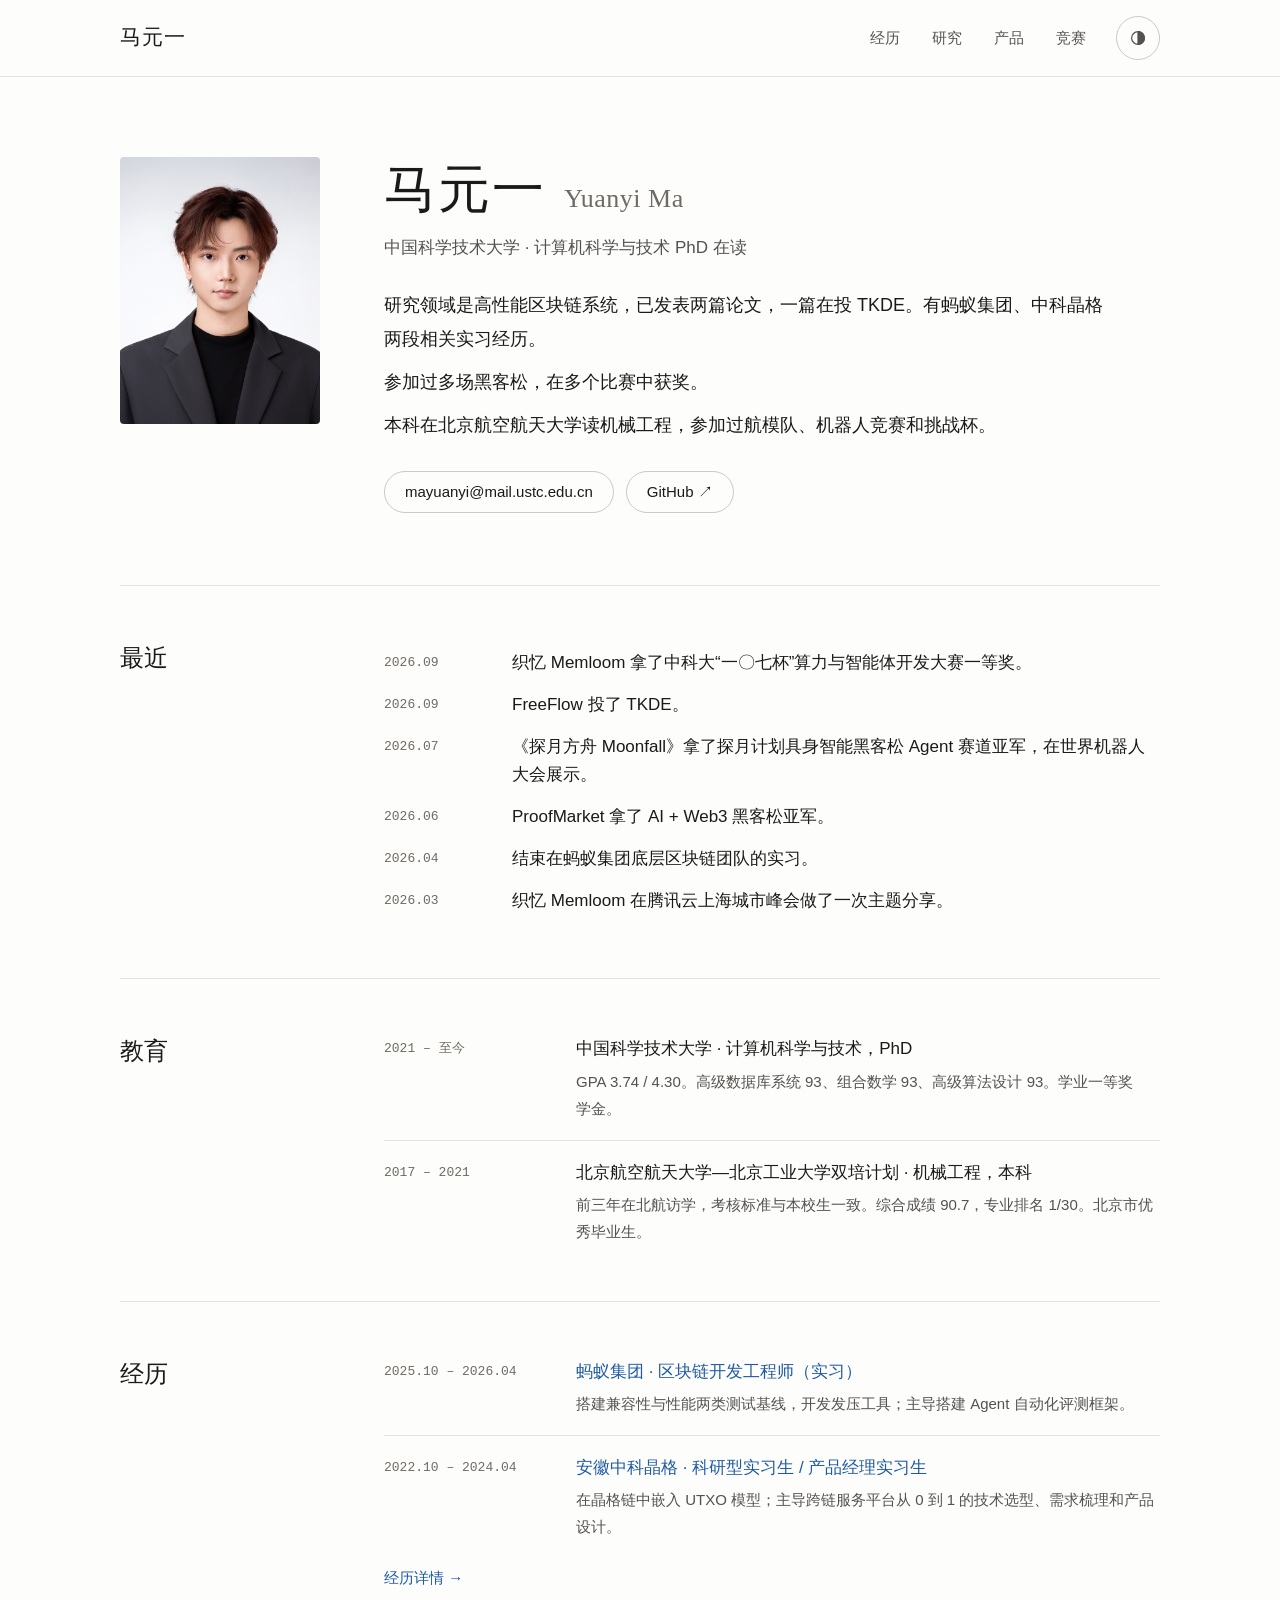
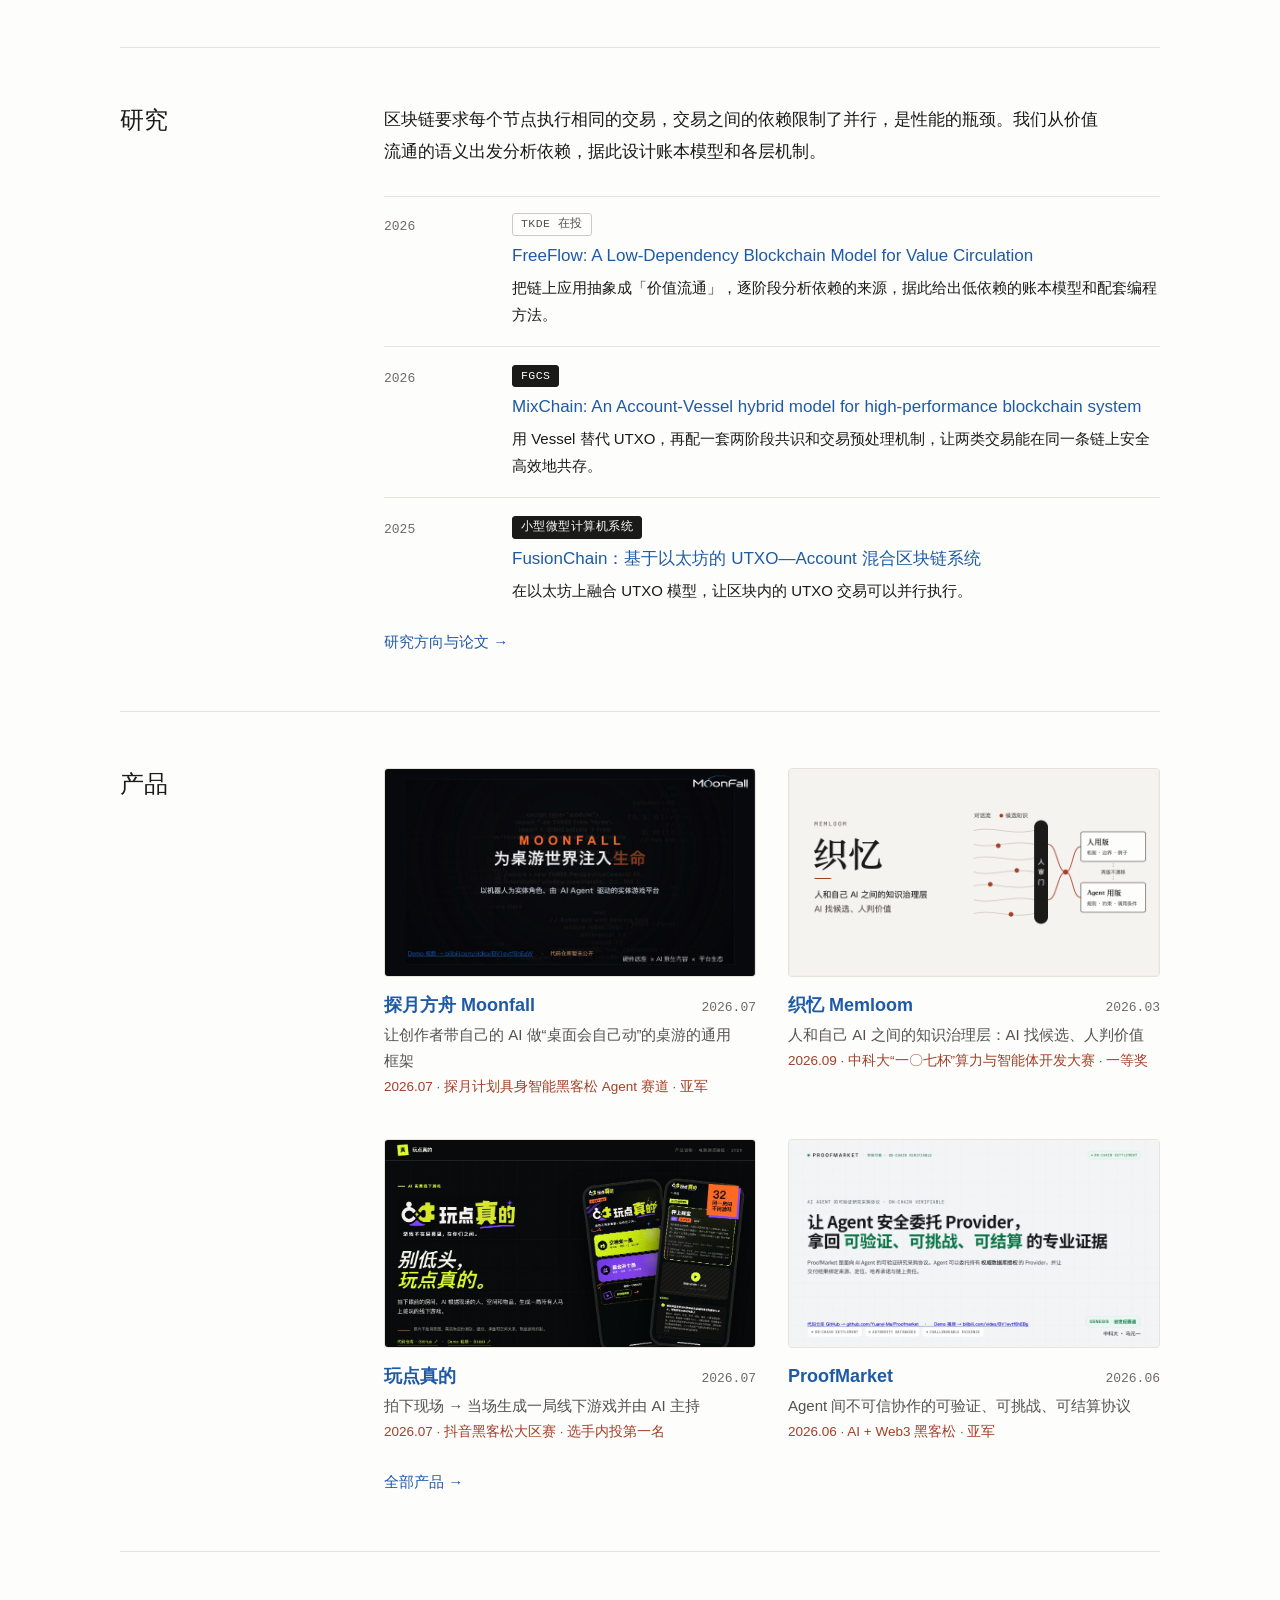
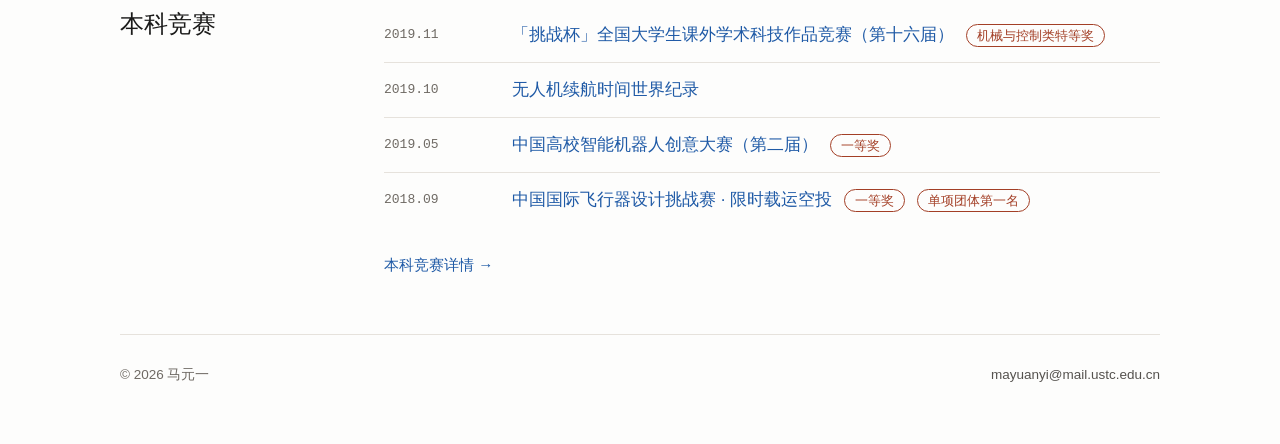
<file: index.html>
<!doctype html>
<html lang="zh-CN">
<head>
<meta charset="utf-8">
<meta name="viewport" content="width=device-width,initial-scale=1">
<title>马元一</title>
<meta name="description" content="马元一，中国科学技术大学计算机科学与技术 PhD 在读。研究区块链系统的并发执行与账本模型，同时独立做 AI 产品。">
<link rel="icon" href="data:image/svg+xml,<svg xmlns='http://www.w3.org/2000/svg' viewBox='0 0 100 100'><text y='.92em' font-size='92' font-family='Georgia,serif'>马</text></svg>">
<link rel="stylesheet" href="assets/style.css">
</head>
<body>

<header class="top">
  <div class="top-in">
    <a class="wordmark" href="index.html">马元一</a>
    <nav>
      <a href="experience/index.html">经历</a>
      <a href="research/index.html">研究</a>
      <a href="products/index.html">产品</a>
      <a href="competitions/index.html">竞赛</a>
    </nav>
    <button id="themeBtn" type="button" aria-label="切换深色模式"><svg width="18" height="18" viewBox="0 0 24 24" fill="none" stroke="currentColor" stroke-width="1.6" aria-hidden="true"><circle cx="12" cy="12" r="8.5"/><path d="M12 3.5v17a8.5 8.5 0 0 0 0-17z" fill="currentColor"/></svg></button>
  </div>
</header>

<div class="wrap">
  <div class="hero">
    <div class="portrait"><img src="assets/avatar.jpg" alt="马元一"></div>
    <div class="say">
      <h1>马元一<span class="en">Yuanyi Ma</span></h1>
      <p class="id">中国科学技术大学 · 计算机科学与技术 PhD 在读</p>
      <p>研究领域是高性能区块链系统，已发表两篇论文，一篇在投 TKDE。有蚂蚁集团、中科晶格两段相关实习经历。</p>
      <p>参加过多场黑客松，在多个比赛中获奖。</p>
      <p>本科在北京航空航天大学读机械工程，参加过航模队、机器人竞赛和挑战杯。</p>
      <div class="btnrow">
        <a class="btn" href="mailto:mayuanyi@mail.ustc.edu.cn">mayuanyi@mail.ustc.edu.cn</a>
        <a class="btn" href="https://github.com/Yuanyi-Ma" target="_blank" rel="noopener">GitHub ↗</a>
      </div>
    </div>
  </div>
  <section class="sec">
    <h2>最近</h2>
    <div>
    <ul class="list plain">
    <li><span class="when">2026.09</span><div class="body"><p class="t">织忆 Memloom 拿了中科大“一〇七杯”算力与智能体开发大赛一等奖。</p></div></li>
    <li><span class="when">2026.09</span><div class="body"><p class="t">FreeFlow 投了 TKDE。</p></div></li>
    <li><span class="when">2026.07</span><div class="body"><p class="t">《探月方舟 Moonfall》拿了探月计划具身智能黑客松 Agent 赛道亚军，在世界机器人大会展示。</p></div></li>
    <li><span class="when">2026.06</span><div class="body"><p class="t">ProofMarket 拿了 AI + Web3 黑客松亚军。</p></div></li>
    <li><span class="when">2026.04</span><div class="body"><p class="t">结束在蚂蚁集团底层区块链团队的实习。</p></div></li>
    <li><span class="when">2026.03</span><div class="body"><p class="t">织忆 Memloom 在腾讯云上海城市峰会做了一次主题分享。</p></div></li>
    </ul>
    </div>
  </section>
  <section class="sec">
    <h2>教育</h2>
    <div>
    <ul class="list wide">
    <li><span class="when">2021 – 至今</span><div class="body"><p class="t">中国科学技术大学 · 计算机科学与技术，PhD</p><p class="d">GPA 3.74 / 4.30。高级数据库系统 93、组合数学 93、高级算法设计 93。学业一等奖学金。</p></div></li>
    <li><span class="when">2017 – 2021</span><div class="body"><p class="t">北京航空航天大学—北京工业大学双培计划 · 机械工程，本科</p><p class="d">前三年在北航访学，考核标准与本校生一致。综合成绩 90.7，专业排名 1/30。北京市优秀毕业生。</p></div></li>
    </ul>
    </div>
  </section>
  <section class="sec">
    <h2>经历</h2>
    <div>
    <ul class="list wide">
    <li><span class="when">2025.10 – 2026.04</span><div class="body"><p class="t"><a href="experience/index.html#ant">蚂蚁集团 · 区块链开发工程师（实习）</a></p><p class="d">搭建兼容性与性能两类测试基线，开发发压工具；主导搭建 Agent 自动化评测框架。</p></div></li>
    <li><span class="when">2022.10 – 2024.04</span><div class="body"><p class="t"><a href="experience/index.html#jingge">安徽中科晶格 · 科研型实习生 / 产品经理实习生</a></p><p class="d">在晶格链中嵌入 UTXO 模型；主导跨链服务平台从 0 到 1 的技术选型、需求梳理和产品设计。</p></div></li>
    </ul>
    <p class="more"><a href="experience/index.html">经历详情 →</a></p>
    </div>
  </section>
  <section class="sec">
    <h2>研究</h2>
    <div>
    <p style="font-size:17px;line-height:1.9;margin:0 0 28px;max-width:42em">区块链要求每个节点执行相同的交易，交易之间的依赖限制了并行，是性能的瓶颈。我们从价值流通的语义出发分析依赖，据此设计账本模型和各层机制。</p>
    <ul class="list" style="border-top:1px solid var(--rule);padding-top:16px">
    <li><span class="when">2026</span><div class="body"><div class="tags"><span class="venue sub">TKDE 在投</span></div><p class="t"><a href="research/index.html#freeflow">FreeFlow: A Low-Dependency Blockchain Model for Value Circulation</a></p><p class="d ink">把链上应用抽象成「价值流通」，逐阶段分析依赖的来源，据此给出低依赖的账本模型和配套编程方法。</p></div></li>
    <li><span class="when">2026</span><div class="body"><div class="tags"><span class="venue">FGCS</span></div><p class="t"><a href="research/index.html#mixchain">MixChain: An Account-Vessel hybrid model for high-performance blockchain system</a></p><p class="d ink">用 Vessel 替代 UTXO，再配一套两阶段共识和交易预处理机制，让两类交易能在同一条链上安全高效地共存。</p></div></li>
    <li><span class="when">2025</span><div class="body"><div class="tags"><span class="venue">小型微型计算机系统</span></div><p class="t"><a href="research/index.html#fusionchain">FusionChain：基于以太坊的 UTXO—Account 混合区块链系统</a></p><p class="d ink">在以太坊上融合 UTXO 模型，让区块内的 UTXO 交易可以并行执行。</p></div></li>
    </ul>
    <p class="more"><a href="research/index.html">研究方向与论文 →</a></p>
    </div>
  </section>
  <section class="sec">
    <h2>产品</h2>
    <div>
    <div class="cards">
      <div class="card">
        <a class="shot" href="products/ark.html"><img src="assets/works/moonfall/p-01.jpg" alt="探月方舟 Moonfall" loading="lazy"></a>
        <div class="head"><h3><a href="products/ark.html">探月方舟 Moonfall</a></h3><span class="when">2026.07</span></div>
        <p class="one">让创作者带自己的 AI 做“桌面会自己动”的桌游的通用框架</p>
        <p class="award">2026.07 · 探月计划具身智能黑客松 Agent 赛道 · 亚军</p>
      </div>
      <div class="card">
        <a class="shot" href="products/memloom.html"><img src="assets/works/memloom/cover.png" alt="织忆 Memloom" loading="lazy"></a>
        <div class="head"><h3><a href="products/memloom.html">织忆 Memloom</a></h3><span class="when">2026.03</span></div>
        <p class="one">人和自己 AI 之间的知识治理层：AI 找候选、人判价值</p>
        <p class="award">2026.09 · 中科大“一〇七杯”算力与智能体开发大赛 · 一等奖</p>
      </div>
      <div class="card">
        <a class="shot top-crop" href="products/play-the-room.html"><img src="assets/works/play-the-room/p-1.jpg" alt="玩点真的" loading="lazy"></a>
        <div class="head"><h3><a href="products/play-the-room.html">玩点真的</a></h3><span class="when">2026.07</span></div>
        <p class="one">拍下现场 → 当场生成一局线下游戏并由 AI 主持</p>
        <p class="award">2026.07 · 抖音黑客松大区赛 · 选手内投第一名</p>
      </div>
      <div class="card">
        <a class="shot" href="products/proofmarket.html"><img src="assets/works/proofmarket/p-01.jpg" alt="ProofMarket" loading="lazy"></a>
        <div class="head"><h3><a href="products/proofmarket.html">ProofMarket</a></h3><span class="when">2026.06</span></div>
        <p class="one">Agent 间不可信协作的可验证、可挑战、可结算协议</p>
        <p class="award">2026.06 · AI + Web3 黑客松 · 亚军</p>
      </div>
    </div>
    <p class="more"><a href="products/index.html">全部产品 →</a></p>
    </div>
  </section>
  <section class="sec" id="ug">
    <h2>本科竞赛</h2>
    <div>
    <ul class="list tight">
    <li><span class="when">2019.11</span><div class="body"><div class="trow"><p class="t"><a href="competitions/tiaozhanbei.html">「挑战杯」全国大学生课外学术科技作品竞赛（第十六届）</a></p><span class="mark">机械与控制类特等奖</span></div></div></li>
    <li><span class="when">2019.10</span><div class="body"><p class="t"><a href="competitions/fengru.html">无人机续航时间世界纪录</a></p></div></li>
    <li><span class="when">2019.05</span><div class="body"><div class="trow"><p class="t"><a href="competitions/robot.html">中国高校智能机器人创意大赛（第二届）</a></p><span class="mark">一等奖</span></div></div></li>
    <li><span class="when">2018.09</span><div class="body"><div class="trow"><p class="t"><a href="competitions/cadc.html">中国国际飞行器设计挑战赛 · 限时载运空投</a></p><span class="mark">一等奖</span><span class="mark">单项团体第一名</span></div></div></li>
    </ul>
    <p class="more"><a href="competitions/index.html">本科竞赛详情 →</a></p>
    </div>
  </section>

  <footer>
    <span>© 2026 马元一</span>
    <span><a href="mailto:mayuanyi@mail.ustc.edu.cn">mayuanyi@mail.ustc.edu.cn</a></span>
  </footer>

</div>

<script src="assets/theme.js"></script>
</body>
</html>
</file>
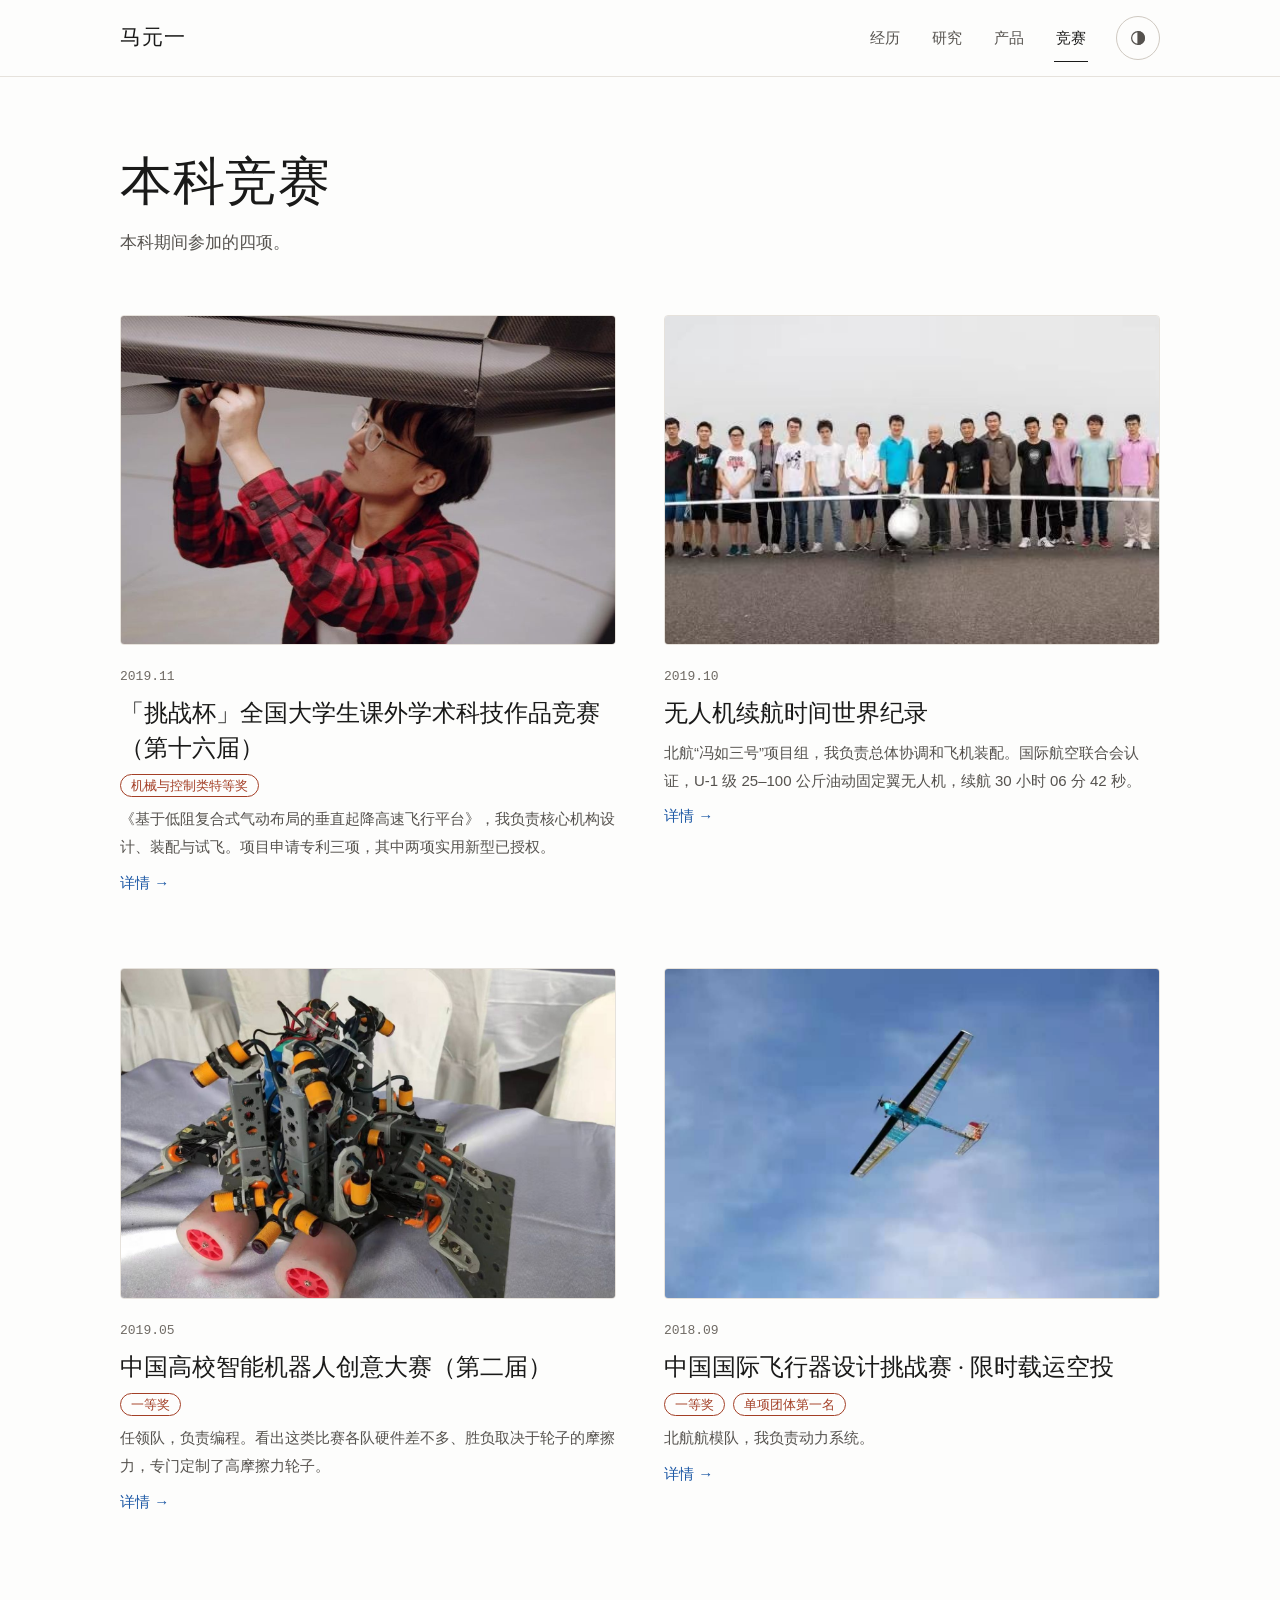
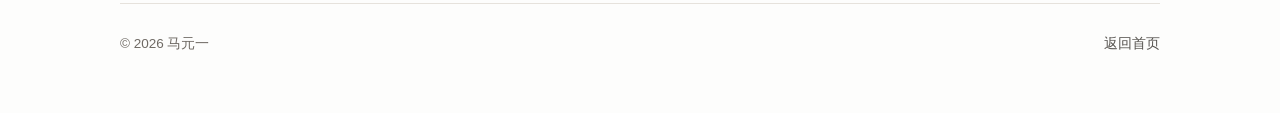
<file: competitions/index.html>
<!doctype html>
<html lang="zh-CN">
<head>
<meta charset="utf-8">
<meta name="viewport" content="width=device-width,initial-scale=1">
<title>本科竞赛 · 马元一</title>
<meta name="description" content="马元一本科期间参加的四项竞赛：挑战杯、冯如三号世界纪录、机器人创意大赛、飞行器设计挑战赛。">
<link rel="icon" href="data:image/svg+xml,<svg xmlns='http://www.w3.org/2000/svg' viewBox='0 0 100 100'><text y='.92em' font-size='92' font-family='Georgia,serif'>马</text></svg>">
<link rel="stylesheet" href="../assets/style.css">
</head>
<body>

<header class="top">
  <div class="top-in">
    <a class="wordmark" href="../index.html">马元一</a>
    <nav>
      <a href="../experience/index.html">经历</a>
      <a href="../research/index.html">研究</a>
      <a href="../products/index.html">产品</a>
      <a href="../competitions/index.html" aria-current="page">竞赛</a>
    </nav>
    <button id="themeBtn" type="button" aria-label="切换深色模式"><svg width="18" height="18" viewBox="0 0 24 24" fill="none" stroke="currentColor" stroke-width="1.6" aria-hidden="true"><circle cx="12" cy="12" r="8.5"/><path d="M12 3.5v17a8.5 8.5 0 0 0 0-17z" fill="currentColor"/></svg></button>
  </div>
</header>

<div class="wrap">
  <div class="masthead">
    <h1>本科竞赛</h1>
    <p class="sub">本科期间参加的四项。</p>
  </div>
  <div class="comps">
    <article>
      <a class="shot" href="tiaozhanbei.html"><img src="../assets/works/ug/tzb/assembly.jpg" alt="「挑战杯」全国大学生课外学术科技作品竞赛（第十六届）" loading="lazy"></a>
      <span class="when">2019.11</span>
      <h2><a href="tiaozhanbei.html">「挑战杯」全国大学生课外学术科技作品竞赛（第十六届）</a></h2>
      <div class="marks"><span class="mark">机械与控制类特等奖</span></div>
      <p>《基于低阻复合式气动布局的垂直起降高速飞行平台》，我负责核心机构设计、装配与试飞。项目申请专利三项，其中两项实用新型已授权。</p>
      <p><a href="tiaozhanbei.html">详情 →</a></p>
    </article>
    <article>
      <a class="shot" href="fengru.html"><img src="../assets/works/ug/fengru/team.jpg" alt="无人机续航时间世界纪录" loading="lazy"></a>
      <span class="when">2019.10</span>
      <h2><a href="fengru.html">无人机续航时间世界纪录</a></h2>
      
      <p>北航“冯如三号”项目组，我负责总体协调和飞机装配。国际航空联合会认证，U-1 级 25–100 公斤油动固定翼无人机，续航 30 小时 06 分 42 秒。</p>
      <p><a href="fengru.html">详情 →</a></p>
    </article>
    <article>
      <a class="shot" href="robot.html"><img src="../assets/works/ug/robot/robot.jpg" alt="中国高校智能机器人创意大赛（第二届）" loading="lazy"></a>
      <span class="when">2019.05</span>
      <h2><a href="robot.html">中国高校智能机器人创意大赛（第二届）</a></h2>
      <div class="marks"><span class="mark">一等奖</span></div>
      <p>任领队，负责编程。看出这类比赛各队硬件差不多、胜负取决于轮子的摩擦力，专门定制了高摩擦力轮子。</p>
      <p><a href="robot.html">详情 →</a></p>
    </article>
    <article>
      <a class="shot" href="cadc.html"><img src="../assets/works/ug/cadc/plane.jpg" alt="中国国际飞行器设计挑战赛 · 限时载运空投" loading="lazy"></a>
      <span class="when">2018.09</span>
      <h2><a href="cadc.html">中国国际飞行器设计挑战赛 · 限时载运空投</a></h2>
      <div class="marks"><span class="mark">一等奖</span><span class="mark">单项团体第一名</span></div>
      <p>北航航模队，我负责动力系统。</p>
      <p><a href="cadc.html">详情 →</a></p>
    </article>
  </div>

  <footer>
    <span>© 2026 马元一</span>
    <span><a href="../index.html">返回首页</a></span>
  </footer>

</div>

<script src="../assets/theme.js"></script>
</body>
</html>
</file>
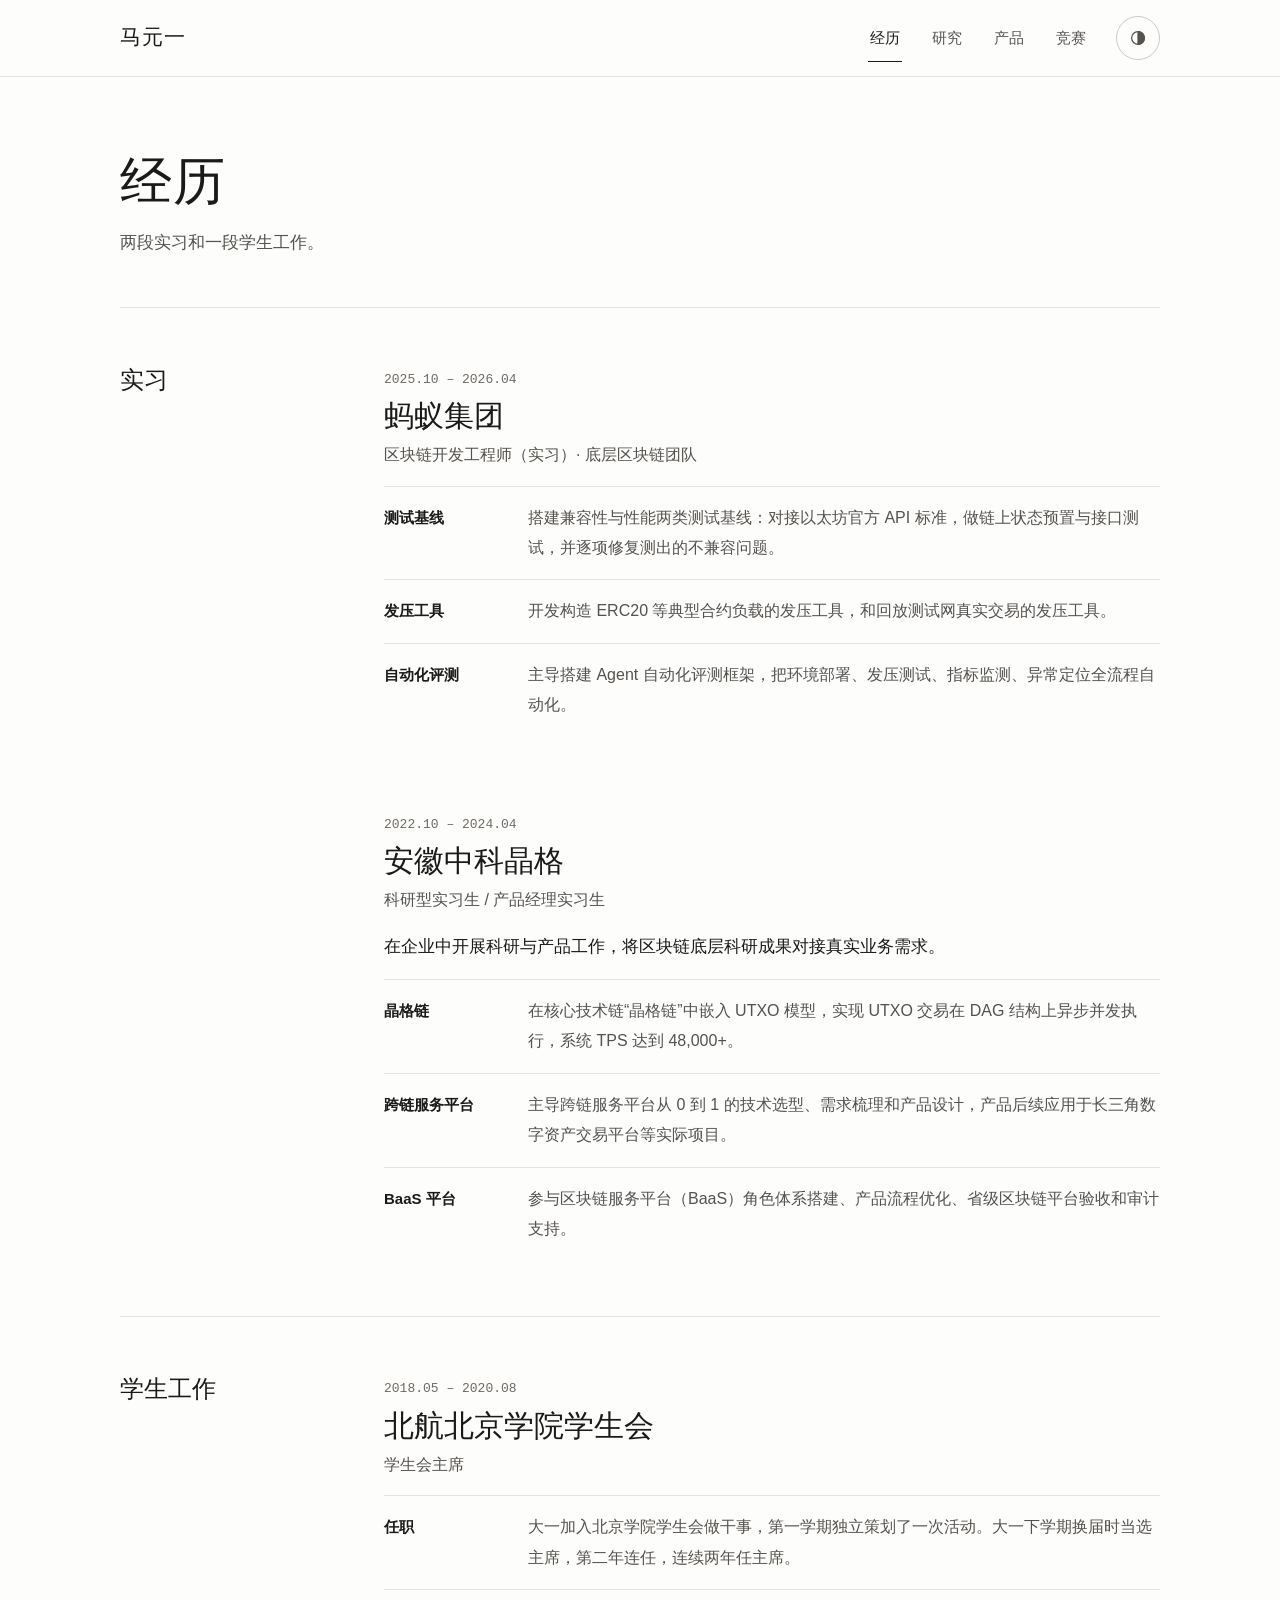
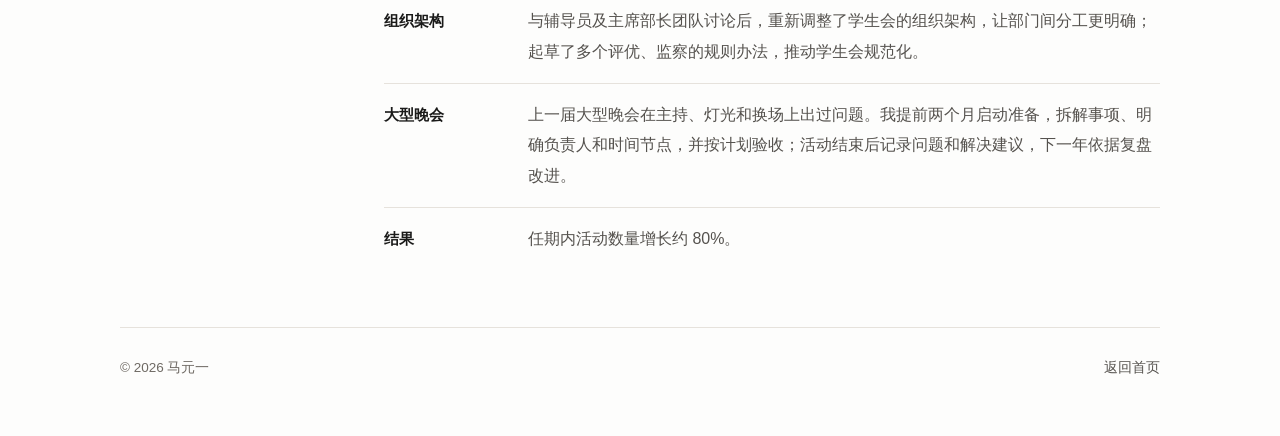
<file: experience/index.html>
<!doctype html>
<html lang="zh-CN">
<head>
<meta charset="utf-8">
<meta name="viewport" content="width=device-width,initial-scale=1">
<title>经历 · 马元一</title>
<meta name="description" content="马元一的实习与学生工作经历：蚂蚁集团、安徽中科晶格、北航北京学院学生会。">
<link rel="icon" href="data:image/svg+xml,<svg xmlns='http://www.w3.org/2000/svg' viewBox='0 0 100 100'><text y='.92em' font-size='92' font-family='Georgia,serif'>马</text></svg>">
<link rel="stylesheet" href="../assets/style.css">
</head>
<body>

<header class="top">
  <div class="top-in">
    <a class="wordmark" href="../index.html">马元一</a>
    <nav>
      <a href="../experience/index.html" aria-current="page">经历</a>
      <a href="../research/index.html">研究</a>
      <a href="../products/index.html">产品</a>
      <a href="../competitions/index.html">竞赛</a>
    </nav>
    <button id="themeBtn" type="button" aria-label="切换深色模式"><svg width="18" height="18" viewBox="0 0 24 24" fill="none" stroke="currentColor" stroke-width="1.6" aria-hidden="true"><circle cx="12" cy="12" r="8.5"/><path d="M12 3.5v17a8.5 8.5 0 0 0 0-17z" fill="currentColor"/></svg></button>
  </div>
</header>

<div class="wrap">
  <div class="masthead">
    <h1>经历</h1>
    <p class="sub">两段实习和一段学生工作。</p>
  </div>
  <section class="sec">
    <h2>实习</h2>
    <div>
    <article class="exp" id="ant">
      <span class="when">2025.10 – 2026.04</span>
      <h3>蚂蚁集团</h3>
      <p class="role">区块链开发工程师（实习）· 底层区块链团队</p>
      <ul class="defs">
        <li><b>测试基线</b><p>搭建兼容性与性能两类测试基线：对接以太坊官方 API 标准，做链上状态预置与接口测试，并逐项修复测出的不兼容问题。</p></li>
        <li><b>发压工具</b><p>开发构造 ERC20 等典型合约负载的发压工具，和回放测试网真实交易的发压工具。</p></li>
        <li><b>自动化评测</b><p>主导搭建 Agent 自动化评测框架，把环境部署、发压测试、指标监测、异常定位全流程自动化。</p></li>
      </ul>
    </article>
    <article class="exp" id="jingge">
      <span class="when">2022.10 – 2024.04</span>
      <h3>安徽中科晶格</h3>
      <p class="role">科研型实习生 / 产品经理实习生</p>
      <p class="lead">在企业中开展科研与产品工作，将区块链底层科研成果对接真实业务需求。</p>
      <ul class="defs">
        <li><b>晶格链</b><p>在核心技术链“晶格链”中嵌入 UTXO 模型，实现 UTXO 交易在 DAG 结构上异步并发执行，系统 TPS 达到 48,000+。</p></li>
        <li><b>跨链服务平台</b><p>主导跨链服务平台从 0 到 1 的技术选型、需求梳理和产品设计，产品后续应用于长三角数字资产交易平台等实际项目。</p></li>
        <li><b>BaaS 平台</b><p>参与区块链服务平台（BaaS）角色体系搭建、产品流程优化、省级区块链平台验收和审计支持。</p></li>
      </ul>
    </article>

    </div>
  </section>
  <section class="sec">
    <h2>学生工作</h2>
    <div>
    <article class="exp" id="union">
      <span class="when">2018.05 – 2020.08</span>
      <h3>北航北京学院学生会</h3>
      <p class="role">学生会主席</p>
      <ul class="defs">
        <li><b>任职</b><p>大一加入北京学院学生会做干事，第一学期独立策划了一次活动。大一下学期换届时当选主席，第二年连任，连续两年任主席。</p></li>
        <li><b>组织架构</b><p>与辅导员及主席部长团队讨论后，重新调整了学生会的组织架构，让部门间分工更明确；起草了多个评优、监察的规则办法，推动学生会规范化。</p></li>
        <li><b>大型晚会</b><p>上一届大型晚会在主持、灯光和换场上出过问题。我提前两个月启动准备，拆解事项、明确负责人和时间节点，并按计划验收；活动结束后记录问题和解决建议，下一年依据复盘改进。</p></li>
        <li><b>结果</b><p>任期内活动数量增长约 80%。</p></li>
      </ul>
    </article>

    </div>
  </section>

  <footer>
    <span>© 2026 马元一</span>
    <span><a href="../index.html">返回首页</a></span>
  </footer>

</div>

<script src="../assets/theme.js"></script>
</body>
</html>
</file>
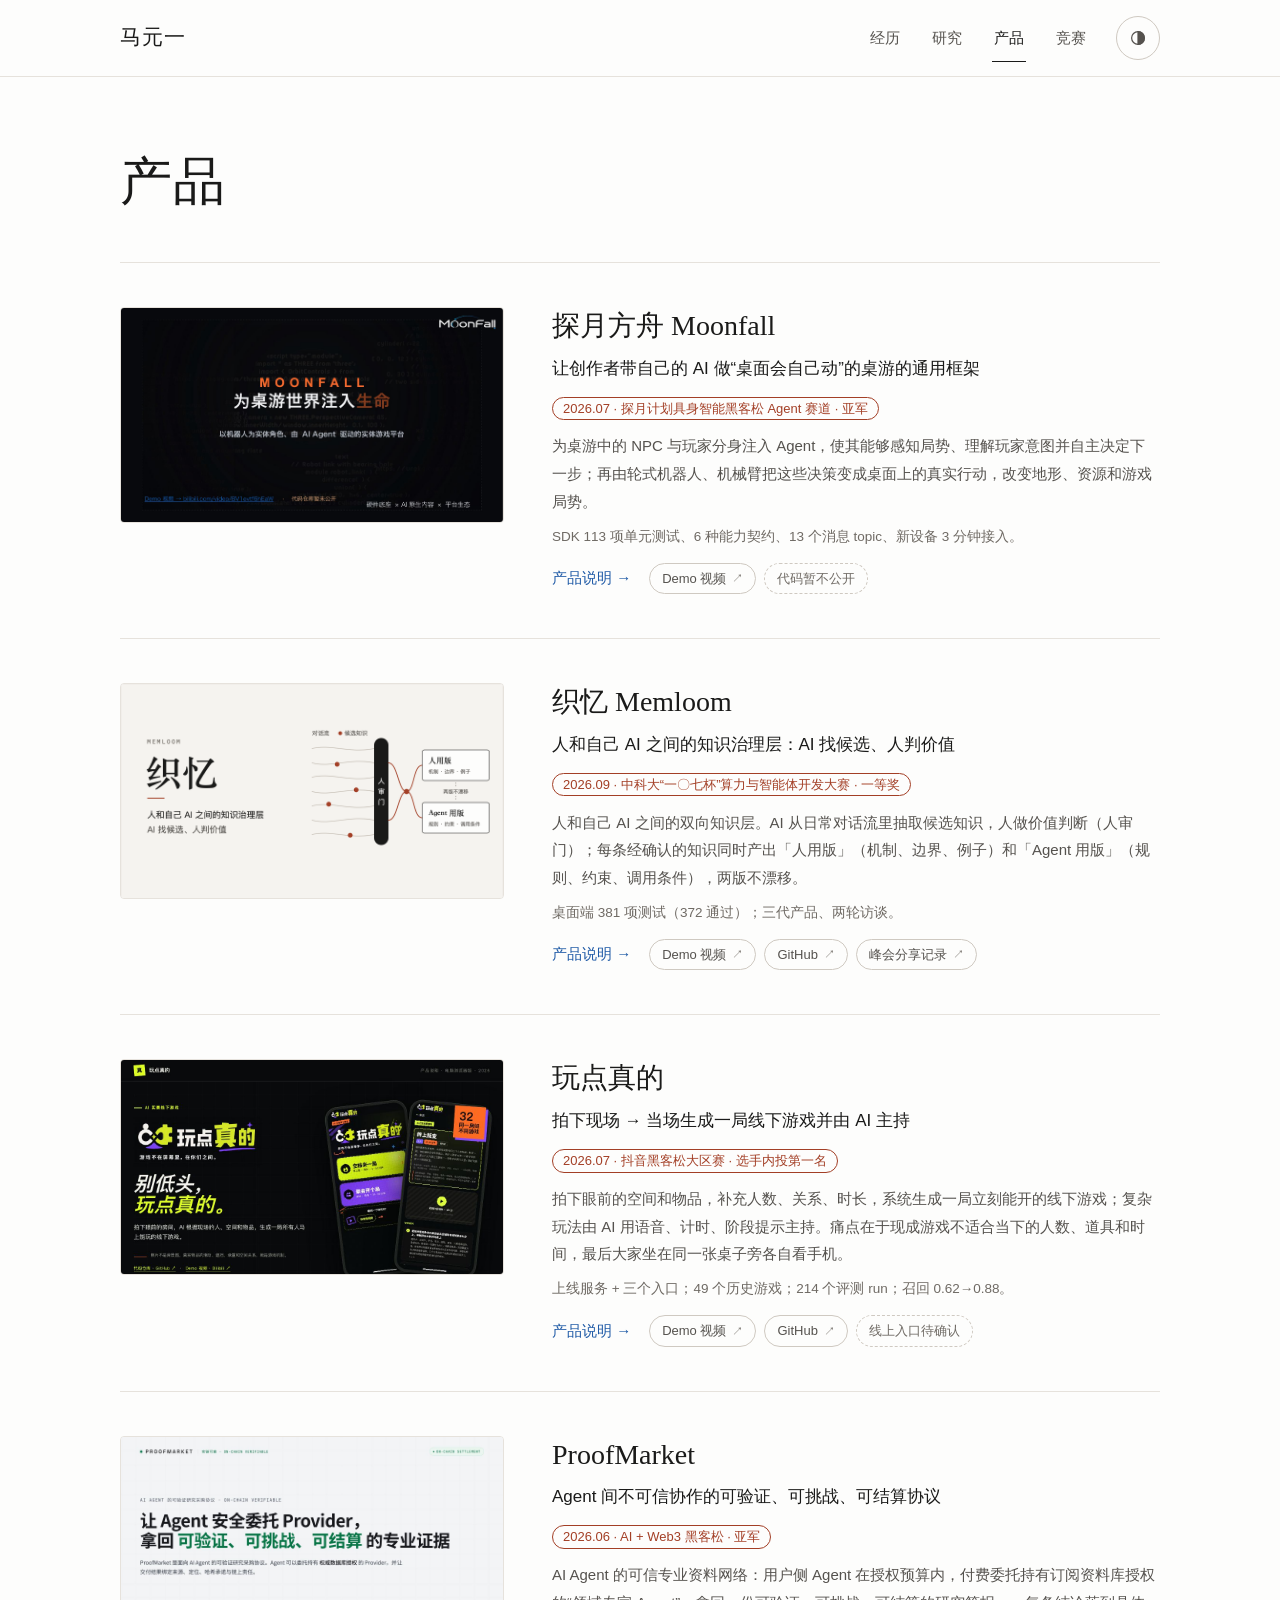
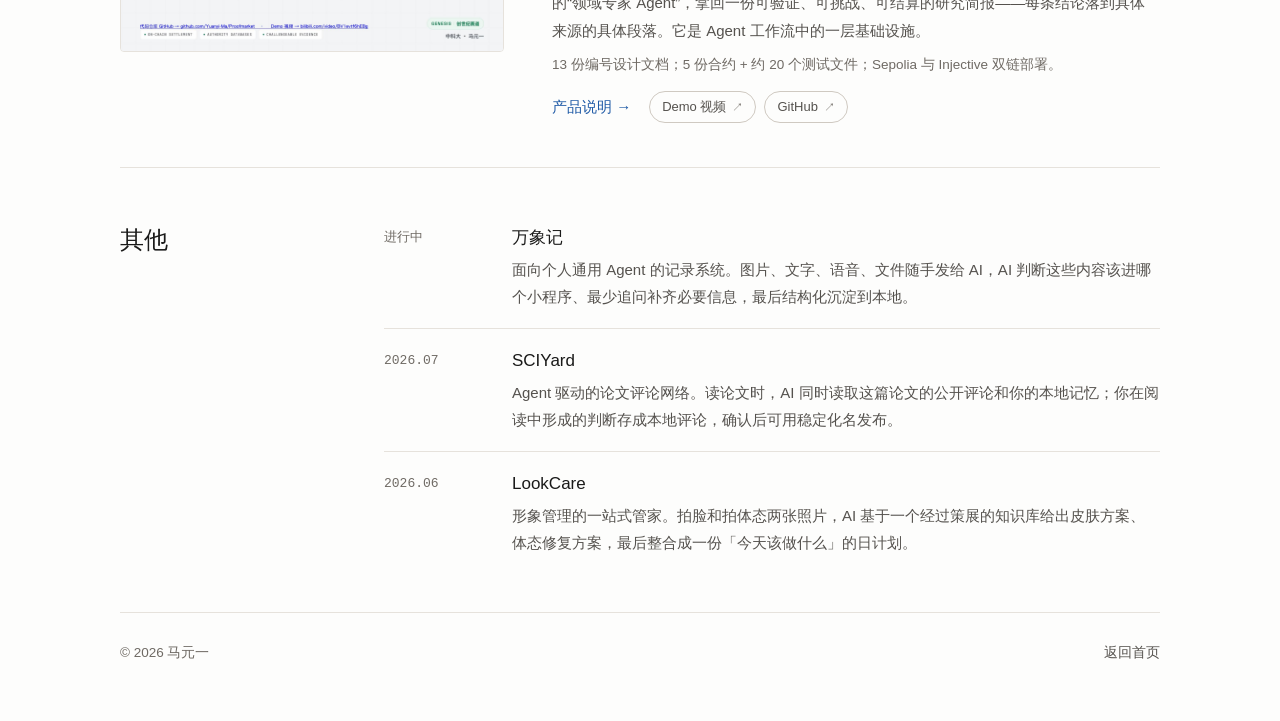
<file: products/index.html>
<!doctype html>
<html lang="zh-CN">
<head>
<meta charset="utf-8">
<meta name="viewport" content="width=device-width,initial-scale=1">
<title>产品 · 马元一</title>
<meta name="description" content="马元一做的 AI 产品：探月方舟 Moonfall、织忆 Memloom、玩点真的、ProofMarket 等。">
<link rel="icon" href="data:image/svg+xml,<svg xmlns='http://www.w3.org/2000/svg' viewBox='0 0 100 100'><text y='.92em' font-size='92' font-family='Georgia,serif'>马</text></svg>">
<link rel="stylesheet" href="../assets/style.css">
</head>
<body>

<header class="top">
  <div class="top-in">
    <a class="wordmark" href="../index.html">马元一</a>
    <nav>
      <a href="../experience/index.html">经历</a>
      <a href="../research/index.html">研究</a>
      <a href="../products/index.html" aria-current="page">产品</a>
      <a href="../competitions/index.html">竞赛</a>
    </nav>
    <button id="themeBtn" type="button" aria-label="切换深色模式"><svg width="18" height="18" viewBox="0 0 24 24" fill="none" stroke="currentColor" stroke-width="1.6" aria-hidden="true"><circle cx="12" cy="12" r="8.5"/><path d="M12 3.5v17a8.5 8.5 0 0 0 0-17z" fill="currentColor"/></svg></button>
  </div>
</header>

<div class="wrap">
  <div class="masthead">
    <h1>产品</h1>
  </div>
  <ul class="entries">
    <li>
      <a class="shot" href="ark.html"><img src="../assets/works/moonfall/p-01.jpg" alt="探月方舟 Moonfall" loading="lazy"></a>
      <div>
        <h2><a href="ark.html">探月方舟 Moonfall</a></h2>
        <p class="one">让创作者带自己的 AI 做“桌面会自己动”的桌游的通用框架</p>
        <span class="mark">2026.07 · 探月计划具身智能黑客松 Agent 赛道 · 亚军</span>
        <p class="note">为桌游中的 NPC 与玩家分身注入 Agent，使其能够感知局势、理解玩家意图并自主决定下一步；再由轮式机器人、机械臂把这些决策变成桌面上的真实行动，改变地形、资源和游戏局势。</p>
        <p class="meta">SDK 113 项单元测试、6 种能力契约、13 个消息 topic、新设备 3 分钟接入。</p>
        <div class="chips"><a class="in" href="ark.html">产品说明 →</a><a href="https://www.bilibili.com/video/BV1evtf6hEaW/" target="_blank" rel="noopener">Demo 视频</a><span class="none">代码暂不公开</span></div>
      </div>
    </li>
    <li>
      <a class="shot" href="memloom.html"><img src="../assets/works/memloom/cover.png" alt="织忆 Memloom" loading="lazy"></a>
      <div>
        <h2><a href="memloom.html">织忆 Memloom</a></h2>
        <p class="one">人和自己 AI 之间的知识治理层：AI 找候选、人判价值</p>
        <span class="mark">2026.09 · 中科大“一〇七杯”算力与智能体开发大赛 · 一等奖</span>
        <p class="note">人和自己 AI 之间的双向知识层。AI 从日常对话流里抽取候选知识，人做价值判断（人审门）；每条经确认的知识同时产出「人用版」（机制、边界、例子）和「Agent 用版」（规则、约束、调用条件），两版不漂移。</p>
        <p class="meta">桌面端 381 项测试（372 通过）；三代产品、两轮访谈。</p>
        <div class="chips"><a class="in" href="memloom.html">产品说明 →</a><a href="https://www.bilibili.com/video/BV18ktf6dER2/" target="_blank" rel="noopener">Demo 视频</a><a href="https://github.com/Yuanyi-Ma/Zhi-Yi" target="_blank" rel="noopener">GitHub</a><a href="https://xhslink.cn/o/912Wv43uokv" target="_blank" rel="noopener">峰会分享记录</a></div>
      </div>
    </li>
    <li>
      <a class="shot top-crop" href="play-the-room.html"><img src="../assets/works/play-the-room/p-1.jpg" alt="玩点真的" loading="lazy"></a>
      <div>
        <h2><a href="play-the-room.html">玩点真的</a></h2>
        <p class="one">拍下现场 → 当场生成一局线下游戏并由 AI 主持</p>
        <span class="mark">2026.07 · 抖音黑客松大区赛 · 选手内投第一名</span>
        <p class="note">拍下眼前的空间和物品，补充人数、关系、时长，系统生成一局立刻能开的线下游戏；复杂玩法由 AI 用语音、计时、阶段提示主持。痛点在于现成游戏不适合当下的人数、道具和时间，最后大家坐在同一张桌子旁各自看手机。</p>
        <p class="meta">上线服务 + 三个入口；49 个历史游戏；214 个评测 run；召回 0.62→0.88。</p>
        <div class="chips"><a class="in" href="play-the-room.html">产品说明 →</a><a href="https://www.bilibili.com/video/BV1gBte6pEuK" target="_blank" rel="noopener">Demo 视频</a><a href="https://github.com/Yuanyi-Ma/play-the-room" target="_blank" rel="noopener">GitHub</a><span class="none">线上入口待确认</span></div>
      </div>
    </li>
    <li>
      <a class="shot" href="proofmarket.html"><img src="../assets/works/proofmarket/p-01.jpg" alt="ProofMarket" loading="lazy"></a>
      <div>
        <h2><a href="proofmarket.html">ProofMarket</a></h2>
        <p class="one">Agent 间不可信协作的可验证、可挑战、可结算协议</p>
        <span class="mark">2026.06 · AI + Web3 黑客松 · 亚军</span>
        <p class="note">AI Agent 的可信专业资料网络：用户侧 Agent 在授权预算内，付费委托持有订阅资料库授权的“领域专家 Agent”，拿回一份可验证、可挑战、可结算的研究简报——每条结论落到具体来源的具体段落。它是 Agent 工作流中的一层基础设施。</p>
        <p class="meta">13 份编号设计文档；5 份合约 + 约 20 个测试文件；Sepolia 与 Injective 双链部署。</p>
        <div class="chips"><a class="in" href="proofmarket.html">产品说明 →</a><a href="https://www.bilibili.com/video/BV1evtf6hEBg/" target="_blank" rel="noopener">Demo 视频</a><a href="https://github.com/Yuanyi-Ma/Proofmarket" target="_blank" rel="noopener">GitHub</a></div>
      </div>
    </li>
  </ul>
  <section class="sec">
    <h2>其他</h2>
    <div>
    <ul class="list">
    <li><span class="when">进行中</span><div class="body"><p class="t">万象记</p><p class="d">面向个人通用 Agent 的记录系统。图片、文字、语音、文件随手发给 AI，AI 判断这些内容该进哪个小程序、最少追问补齐必要信息，最后结构化沉淀到本地。</p></div></li>
    <li><span class="when">2026.07</span><div class="body"><p class="t">SCIYard</p><p class="d">Agent 驱动的论文评论网络。读论文时，AI 同时读取这篇论文的公开评论和你的本地记忆；你在阅读中形成的判断存成本地评论，确认后可用稳定化名发布。</p></div></li>
    <li><span class="when">2026.06</span><div class="body"><p class="t">LookCare</p><p class="d">形象管理的一站式管家。拍脸和拍体态两张照片，AI 基于一个经过策展的知识库给出皮肤方案、体态修复方案，最后整合成一份「今天该做什么」的日计划。</p></div></li>
    </ul>
    </div>
  </section>

  <footer>
    <span>© 2026 马元一</span>
    <span><a href="../index.html">返回首页</a></span>
  </footer>

</div>

<script src="../assets/theme.js"></script>
</body>
</html>
</file>
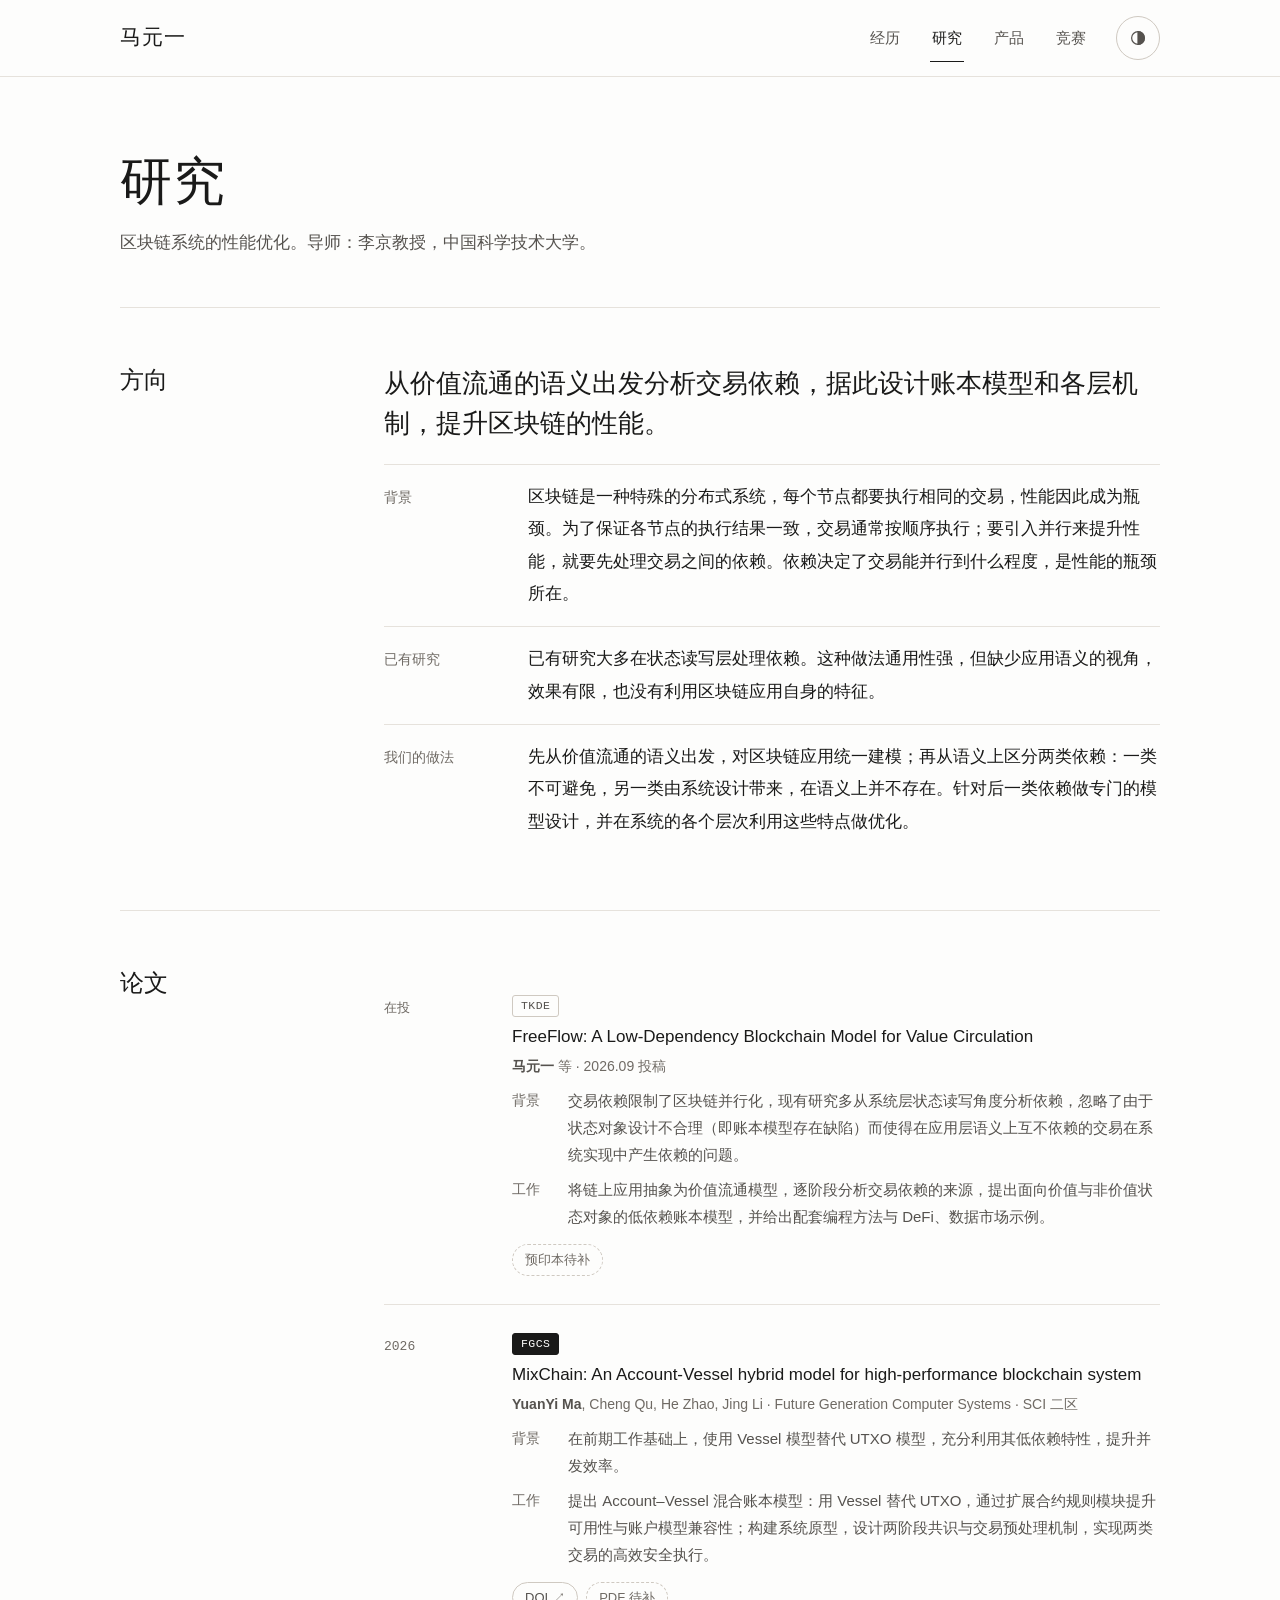
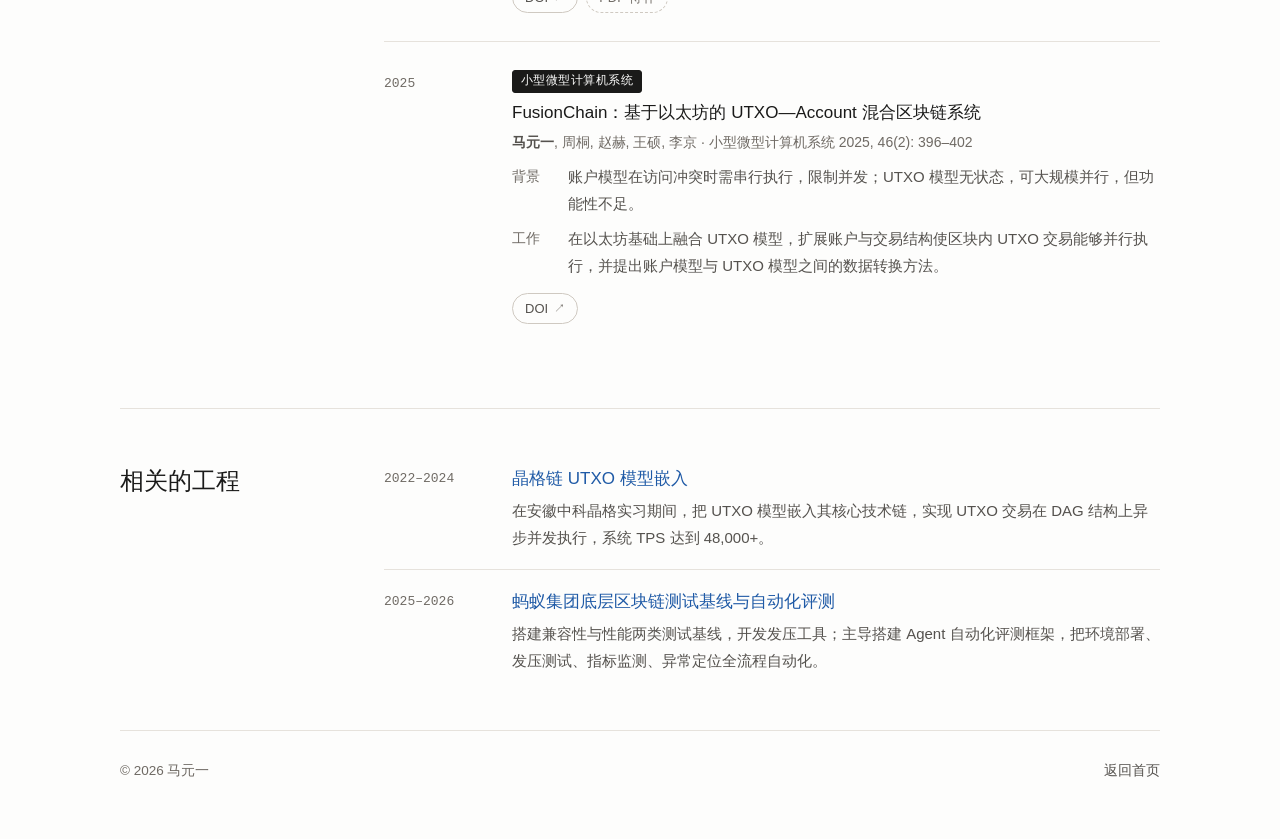
<file: research/index.html>
<!doctype html>
<html lang="zh-CN">
<head>
<meta charset="utf-8">
<meta name="viewport" content="width=device-width,initial-scale=1">
<title>研究 · 马元一</title>
<meta name="description" content="马元一的研究：区块链系统的性能优化，从价值流通的语义出发分析交易依赖。论文 FreeFlow、MixChain、FusionChain。">
<link rel="icon" href="data:image/svg+xml,<svg xmlns='http://www.w3.org/2000/svg' viewBox='0 0 100 100'><text y='.92em' font-size='92' font-family='Georgia,serif'>马</text></svg>">
<link rel="stylesheet" href="../assets/style.css">
</head>
<body>

<header class="top">
  <div class="top-in">
    <a class="wordmark" href="../index.html">马元一</a>
    <nav>
      <a href="../experience/index.html">经历</a>
      <a href="../research/index.html" aria-current="page">研究</a>
      <a href="../products/index.html">产品</a>
      <a href="../competitions/index.html">竞赛</a>
    </nav>
    <button id="themeBtn" type="button" aria-label="切换深色模式"><svg width="18" height="18" viewBox="0 0 24 24" fill="none" stroke="currentColor" stroke-width="1.6" aria-hidden="true"><circle cx="12" cy="12" r="8.5"/><path d="M12 3.5v17a8.5 8.5 0 0 0 0-17z" fill="currentColor"/></svg></button>
  </div>
</header>

<div class="wrap">
  <div class="masthead">
    <h1>研究</h1>
    <p class="sub">区块链系统的性能优化。导师：李京教授，中国科学技术大学。</p>
  </div>
  <section class="sec">
    <h2>方向</h2>
    <div>
    <p class="lede">从价值流通的语义出发分析交易依赖，据此设计账本模型和各层机制，提升区块链的性能。</p>
    <ul class="defs soft">
      <li><b>背景</b><p>区块链是一种特殊的分布式系统，每个节点都要执行相同的交易，性能因此成为瓶颈。为了保证各节点的执行结果一致，交易通常按顺序执行；要引入并行来提升性能，就要先处理交易之间的依赖。依赖决定了交易能并行到什么程度，是性能的瓶颈所在。</p></li>
      <li><b>已有研究</b><p>已有研究大多在状态读写层处理依赖。这种做法通用性强，但缺少应用语义的视角，效果有限，也没有利用区块链应用自身的特征。</p></li>
      <li><b>我们的做法</b><p>先从价值流通的语义出发，对区块链应用统一建模；再从语义上区分两类依赖：一类不可避免，另一类由系统设计带来，在语义上并不存在。针对后一类依赖做专门的模型设计，并在系统的各个层次利用这些特点做优化。</p></li>
    </ul>
    </div>
  </section>
  <section class="sec">
    <h2>论文</h2>
    <div>
    <ul class="list airy">
    <li id="freeflow" style="scroll-margin-top:24px"><span class="when">在投</span><div class="body"><div class="tags"><span class="venue sub">TKDE</span></div><p class="t">FreeFlow: A Low-Dependency Blockchain Model for Value Circulation</p><p class="m"><strong>马元一</strong> 等 · 2026.09 投稿</p><div class="kv"><b>背景</b><p>交易依赖限制了区块链并行化，现有研究多从系统层状态读写角度分析依赖，忽略了由于状态对象设计不合理（即账本模型存在缺陷）而使得在应用层语义上互不依赖的交易在系统实现中产生依赖的问题。</p></div><div class="kv"><b>工作</b><p>将链上应用抽象为价值流通模型，逐阶段分析交易依赖的来源，提出面向价值与非价值状态对象的低依赖账本模型，并给出配套编程方法与 DeFi、数据市场示例。</p></div><div class="chips"><span class="none">预印本待补</span></div></div></li>
    <li id="mixchain" style="scroll-margin-top:24px"><span class="when">2026</span><div class="body"><div class="tags"><span class="venue">FGCS</span></div><p class="t">MixChain: An Account-Vessel hybrid model for high-performance blockchain system</p><p class="m"><strong>YuanYi Ma</strong>, Cheng Qu, He Zhao, Jing Li · Future Generation Computer Systems · SCI 二区</p><div class="kv"><b>背景</b><p>在前期工作基础上，使用 Vessel 模型替代 UTXO 模型，充分利用其低依赖特性，提升并发效率。</p></div><div class="kv"><b>工作</b><p>提出 Account–Vessel 混合账本模型：用 Vessel 替代 UTXO，通过扩展合约规则模块提升可用性与账户模型兼容性；构建系统原型，设计两阶段共识与交易预处理机制，实现两类交易的高效安全执行。</p></div><div class="chips"><a href="https://doi.org/10.1016/j.future.2026.108577" target="_blank" rel="noopener">DOI</a><span class="none">PDF 待补</span></div></div></li>
    <li id="fusionchain" style="scroll-margin-top:24px"><span class="when">2025</span><div class="body"><div class="tags"><span class="venue">小型微型计算机系统</span></div><p class="t">FusionChain：基于以太坊的 UTXO—Account 混合区块链系统</p><p class="m"><strong>马元一</strong>, 周桐, 赵赫, 王硕, 李京 · 小型微型计算机系统 2025, 46(2): 396–402</p><div class="kv"><b>背景</b><p>账户模型在访问冲突时需串行执行，限制并发；UTXO 模型无状态，可大规模并行，但功能性不足。</p></div><div class="kv"><b>工作</b><p>在以太坊基础上融合 UTXO 模型，扩展账户与交易结构使区块内 UTXO 交易能够并行执行，并提出账户模型与 UTXO 模型之间的数据转换方法。</p></div><div class="chips"><a href="https://doi.org/10.20009/j.cnki.21-1106/TP.2023-0485" target="_blank" rel="noopener">DOI</a></div></div></li>
    </ul>
    </div>
  </section>
  <section class="sec">
    <h2>相关的工程</h2>
    <div>
    <ul class="list">
    <li><span class="when">2022–2024</span><div class="body"><p class="t"><a href="../experience/index.html#jingge">晶格链 UTXO 模型嵌入</a></p><p class="d">在安徽中科晶格实习期间，把 UTXO 模型嵌入其核心技术链，实现 UTXO 交易在 DAG 结构上异步并发执行，系统 TPS 达到 48,000+。</p></div></li>
    <li><span class="when">2025–2026</span><div class="body"><p class="t"><a href="../experience/index.html#ant">蚂蚁集团底层区块链测试基线与自动化评测</a></p><p class="d">搭建兼容性与性能两类测试基线，开发发压工具；主导搭建 Agent 自动化评测框架，把环境部署、发压测试、指标监测、异常定位全流程自动化。</p></div></li>
    </ul>
    </div>
  </section>

  <footer>
    <span>© 2026 马元一</span>
    <span><a href="../index.html">返回首页</a></span>
  </footer>

</div>

<script src="../assets/theme.js"></script>
</body>
</html>
</file>
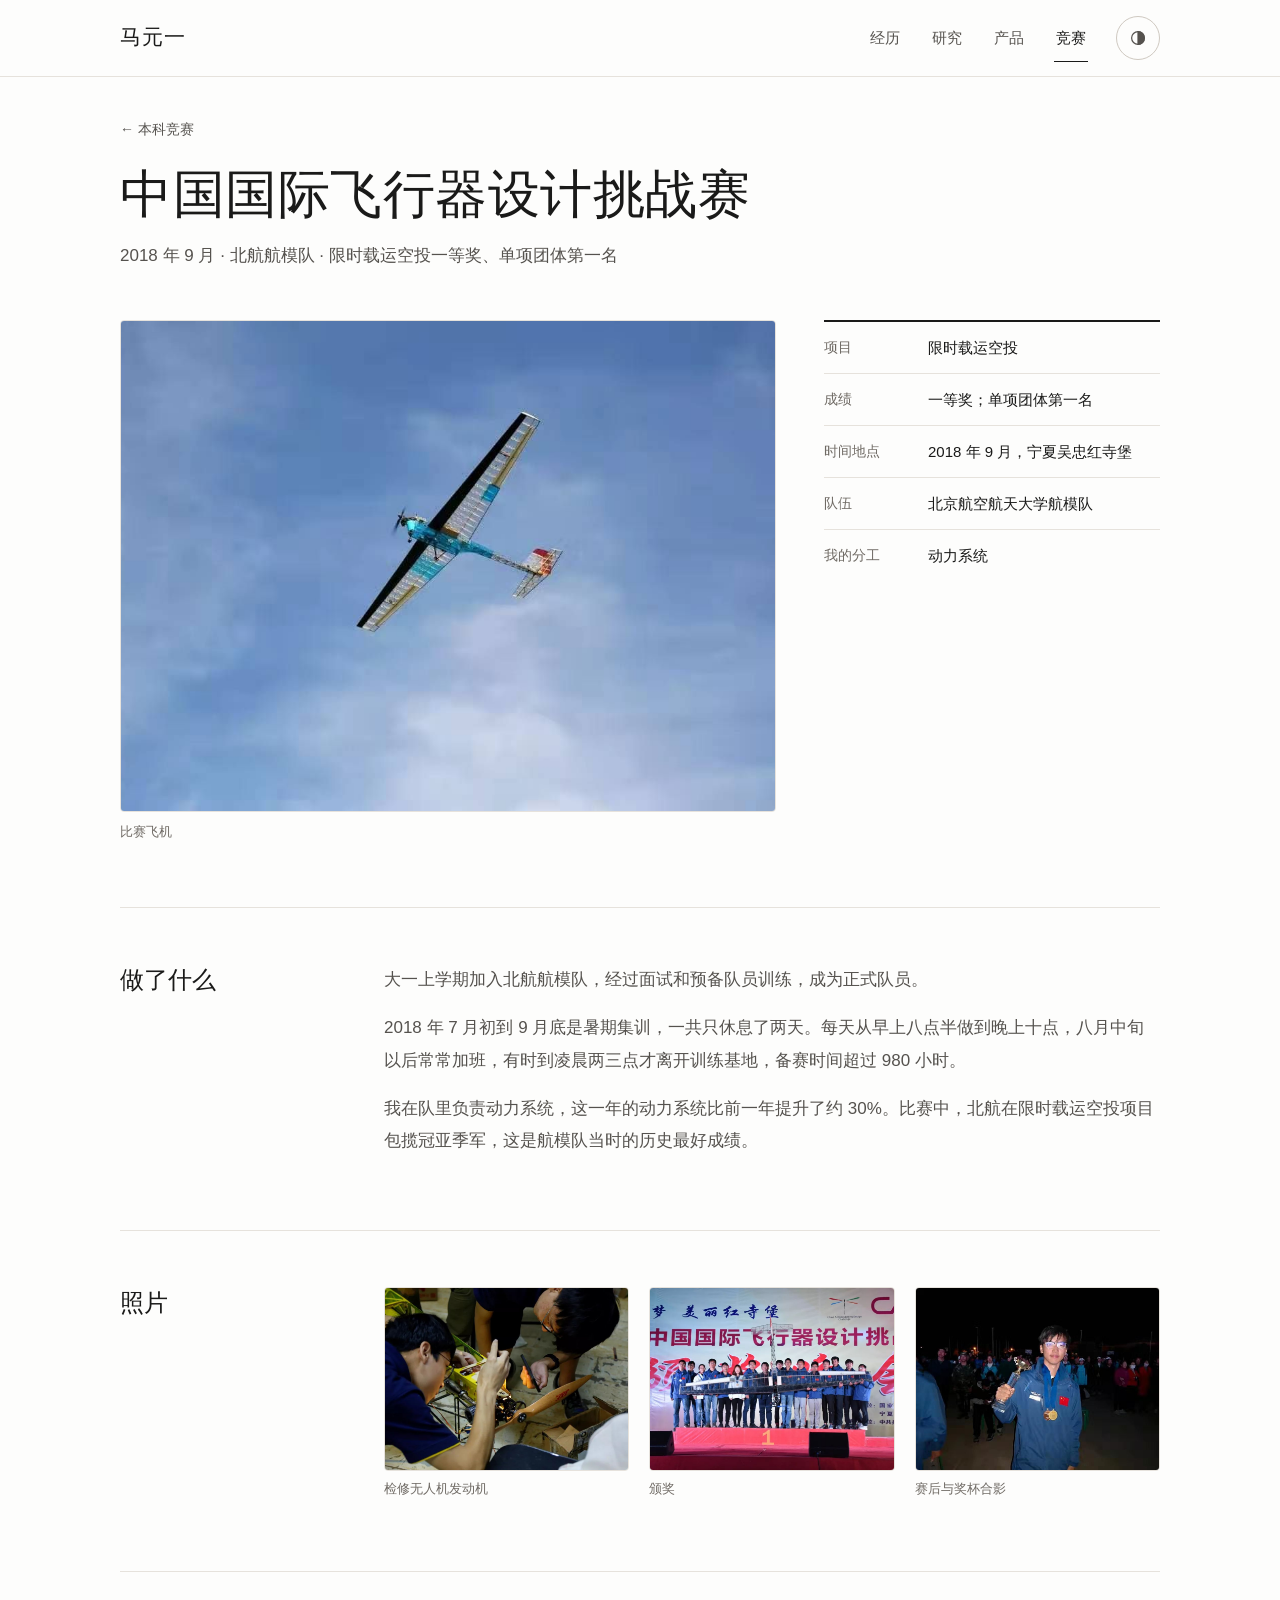
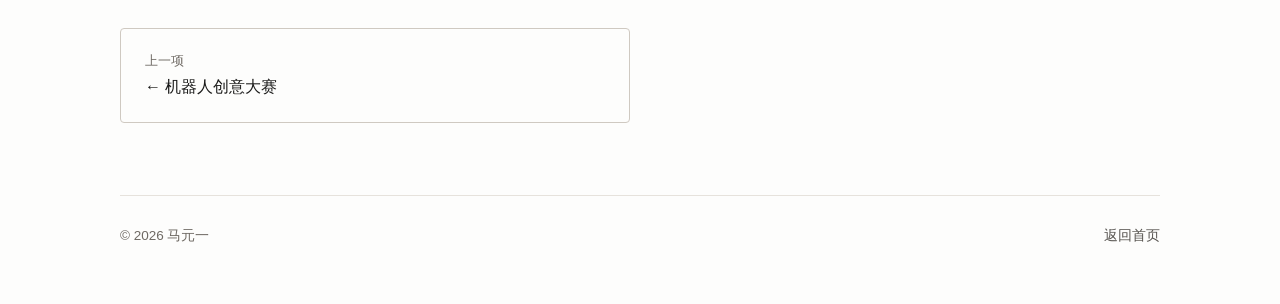
<file: competitions/cadc.html>
<!doctype html>
<html lang="zh-CN">
<head>
<meta charset="utf-8">
<meta name="viewport" content="width=device-width,initial-scale=1">
<title>中国国际飞行器设计挑战赛 · 马元一</title>
<meta name="description" content="2018 年中国国际飞行器设计挑战赛，北航航模队，限时载运空投一等奖、单项团体第一名；负责动力系统。">
<link rel="icon" href="data:image/svg+xml,<svg xmlns='http://www.w3.org/2000/svg' viewBox='0 0 100 100'><text y='.92em' font-size='92' font-family='Georgia,serif'>马</text></svg>">
<link rel="stylesheet" href="../assets/style.css">
</head>
<body>

<header class="top">
  <div class="top-in">
    <a class="wordmark" href="../index.html">马元一</a>
    <nav>
      <a href="../experience/index.html">经历</a>
      <a href="../research/index.html">研究</a>
      <a href="../products/index.html">产品</a>
      <a href="../competitions/index.html" aria-current="page">竞赛</a>
    </nav>
    <button id="themeBtn" type="button" aria-label="切换深色模式"><svg width="18" height="18" viewBox="0 0 24 24" fill="none" stroke="currentColor" stroke-width="1.6" aria-hidden="true"><circle cx="12" cy="12" r="8.5"/><path d="M12 3.5v17a8.5 8.5 0 0 0 0-17z" fill="currentColor"/></svg></button>
  </div>
</header>

<div class="wrap">
  <p class="crumb"><a href="index.html">← 本科竞赛</a></p>
  <div class="masthead">
    <h1>中国国际飞行器设计挑战赛</h1>
    <p class="sub">2018 年 9 月 · 北航航模队 · 限时载运空投一等奖、单项团体第一名</p>
  </div>

  <div class="lead-grid">
    <figure class="lead-photo"><img src="../assets/works/ug/cadc/plane.jpg" alt="比赛飞机"><figcaption>比赛飞机</figcaption></figure>
  <ul class="facts">
    <li><b>项目</b><span>限时载运空投</span></li>
    <li><b>成绩</b><span>一等奖；单项团体第一名</span></li>
    <li><b>时间地点</b><span>2018 年 9 月，宁夏吴忠红寺堡</span></li>
    <li><b>队伍</b><span>北京航空航天大学航模队</span></li>
    <li><b>我的分工</b><span>动力系统</span></li>
  </ul>
  </div>

  <section class="sec">
    <h2>做了什么</h2>
    <div>
  <div class="prose">
    <p>大一上学期加入北航航模队，经过面试和预备队员训练，成为正式队员。</p>
    <p>2018 年 7 月初到 9 月底是暑期集训，一共只休息了两天。每天从早上八点半做到晚上十点，八月中旬以后常常加班，有时到凌晨两三点才离开训练基地，备赛时间超过 980 小时。</p>
    <p>我在队里负责动力系统，这一年的动力系统比前一年提升了约 30%。比赛中，北航在限时载运空投项目包揽冠亚季军，这是航模队当时的历史最好成绩。</p>
  </div>
    </div>
  </section>


  <section class="sec">
    <h2>照片</h2>
    <div>
  <div class="gallery three">
    <figure><a href="../assets/works/ug/cadc/engine.jpg" target="_blank" rel="noopener"><img src="../assets/works/ug/cadc/engine.jpg" alt="检修无人机发动机" loading="lazy"></a><figcaption>检修无人机发动机</figcaption></figure>
    <figure><a href="../assets/works/ug/cadc/podium.jpg" target="_blank" rel="noopener"><img src="../assets/works/ug/cadc/podium.jpg" alt="颁奖" loading="lazy"></a><figcaption>颁奖</figcaption></figure>
    <figure><a href="../assets/works/ug/cadc/trophy.jpg" target="_blank" rel="noopener"><img src="../assets/works/ug/cadc/trophy.jpg" alt="赛后与奖杯合影" loading="lazy"></a><figcaption>赛后与奖杯合影</figcaption></figure>
  </div>
    </div>
  </section>


  <nav class="pager">
    <a class="prev" href="robot.html"><span>上一项</span>← 机器人创意大赛</a>
  </nav>

  <footer>
    <span>© 2026 马元一</span>
    <span><a href="../index.html">返回首页</a></span>
  </footer>

</div>
<script src="../assets/theme.js"></script>
</body>
</html>
</file>
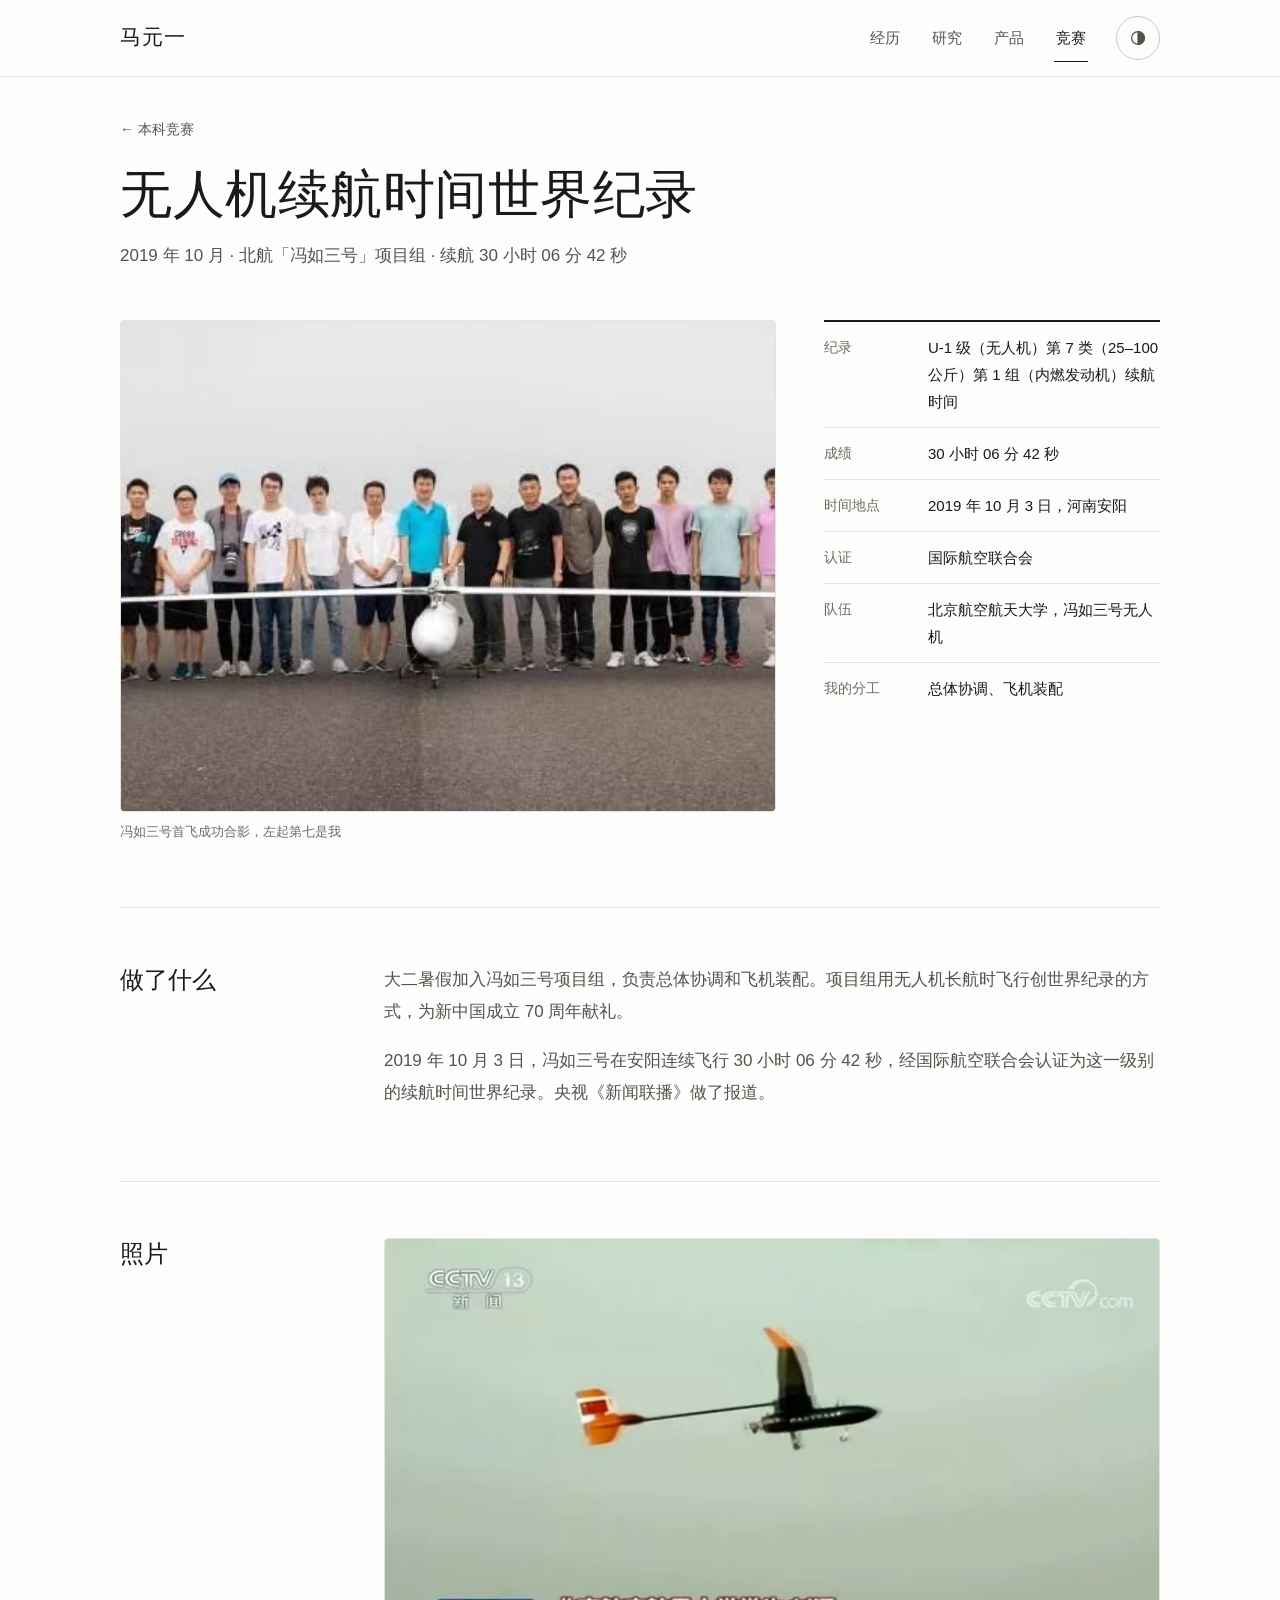
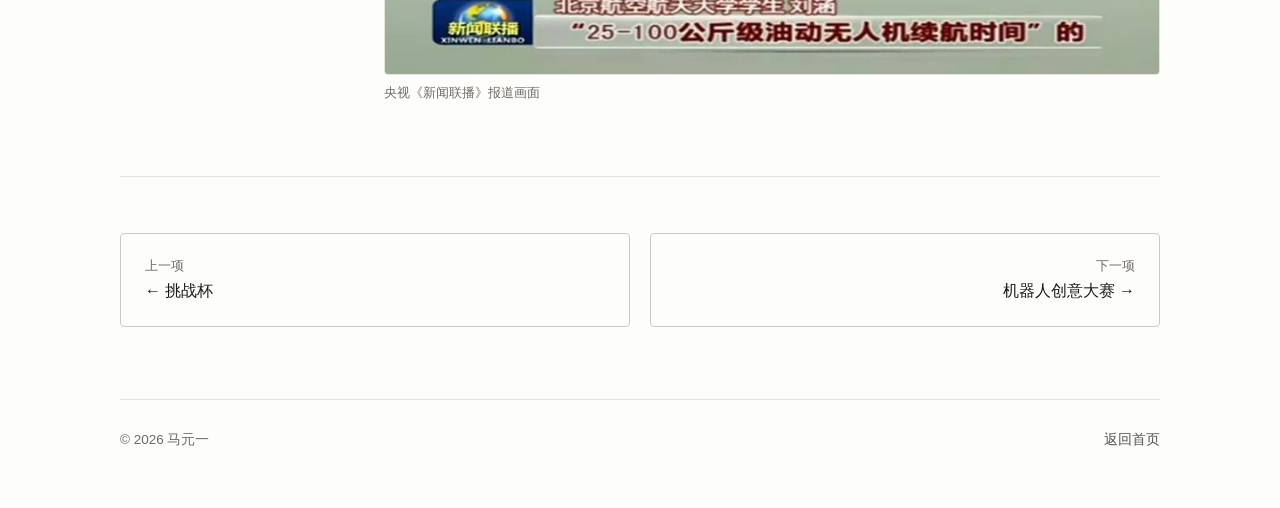
<file: competitions/fengru.html>
<!doctype html>
<html lang="zh-CN">
<head>
<meta charset="utf-8">
<meta name="viewport" content="width=device-width,initial-scale=1">
<title>无人机续航时间世界纪录 · 马元一</title>
<meta name="description" content="北航冯如三号无人机创造 U-1 级 25–100 公斤油动固定翼无人机续航时间世界纪录，30 小时 06 分 42 秒；负责总体协调和飞机装配。">
<link rel="icon" href="data:image/svg+xml,<svg xmlns='http://www.w3.org/2000/svg' viewBox='0 0 100 100'><text y='.92em' font-size='92' font-family='Georgia,serif'>马</text></svg>">
<link rel="stylesheet" href="../assets/style.css">
</head>
<body>

<header class="top">
  <div class="top-in">
    <a class="wordmark" href="../index.html">马元一</a>
    <nav>
      <a href="../experience/index.html">经历</a>
      <a href="../research/index.html">研究</a>
      <a href="../products/index.html">产品</a>
      <a href="../competitions/index.html" aria-current="page">竞赛</a>
    </nav>
    <button id="themeBtn" type="button" aria-label="切换深色模式"><svg width="18" height="18" viewBox="0 0 24 24" fill="none" stroke="currentColor" stroke-width="1.6" aria-hidden="true"><circle cx="12" cy="12" r="8.5"/><path d="M12 3.5v17a8.5 8.5 0 0 0 0-17z" fill="currentColor"/></svg></button>
  </div>
</header>

<div class="wrap">
  <p class="crumb"><a href="index.html">← 本科竞赛</a></p>
  <div class="masthead">
    <h1>无人机续航时间世界纪录</h1>
    <p class="sub">2019 年 10 月 · 北航「冯如三号」项目组 · 续航 30 小时 06 分 42 秒</p>
  </div>

  <div class="lead-grid">
    <figure class="lead-photo"><img src="../assets/works/ug/fengru/team.jpg" alt="冯如三号首飞成功合影，左起第七是我"><figcaption>冯如三号首飞成功合影，左起第七是我</figcaption></figure>
  <ul class="facts">
    <li><b>纪录</b><span>U-1 级（无人机）第 7 类（25–100 公斤）第 1 组（内燃发动机）续航时间</span></li>
    <li><b>成绩</b><span>30 小时 06 分 42 秒</span></li>
    <li><b>时间地点</b><span>2019 年 10 月 3 日，河南安阳</span></li>
    <li><b>认证</b><span>国际航空联合会</span></li>
    <li><b>队伍</b><span>北京航空航天大学，冯如三号无人机</span></li>
    <li><b>我的分工</b><span>总体协调、飞机装配</span></li>
  </ul>
  </div>

  <section class="sec">
    <h2>做了什么</h2>
    <div>
  <div class="prose">
    <p>大二暑假加入冯如三号项目组，负责总体协调和飞机装配。项目组用无人机长航时飞行创世界纪录的方式，为新中国成立 70 周年献礼。</p>
    <p>2019 年 10 月 3 日，冯如三号在安阳连续飞行 30 小时 06 分 42 秒，经国际航空联合会认证为这一级别的续航时间世界纪录。央视《新闻联播》做了报道。</p>
  </div>
    </div>
  </section>


  <section class="sec">
    <h2>照片</h2>
    <div>
  <div class="gallery one">
    <figure><a href="../assets/works/ug/fengru/cctv.jpg" target="_blank" rel="noopener"><img src="../assets/works/ug/fengru/cctv.jpg" alt="央视《新闻联播》报道画面" loading="lazy"></a><figcaption>央视《新闻联播》报道画面</figcaption></figure>
  </div>
    </div>
  </section>


  <nav class="pager">
    <a class="prev" href="tiaozhanbei.html"><span>上一项</span>← 挑战杯</a>
    <a class="next" href="robot.html"><span>下一项</span>机器人创意大赛 →</a>
  </nav>

  <footer>
    <span>© 2026 马元一</span>
    <span><a href="../index.html">返回首页</a></span>
  </footer>

</div>
<script src="../assets/theme.js"></script>
</body>
</html>
</file>
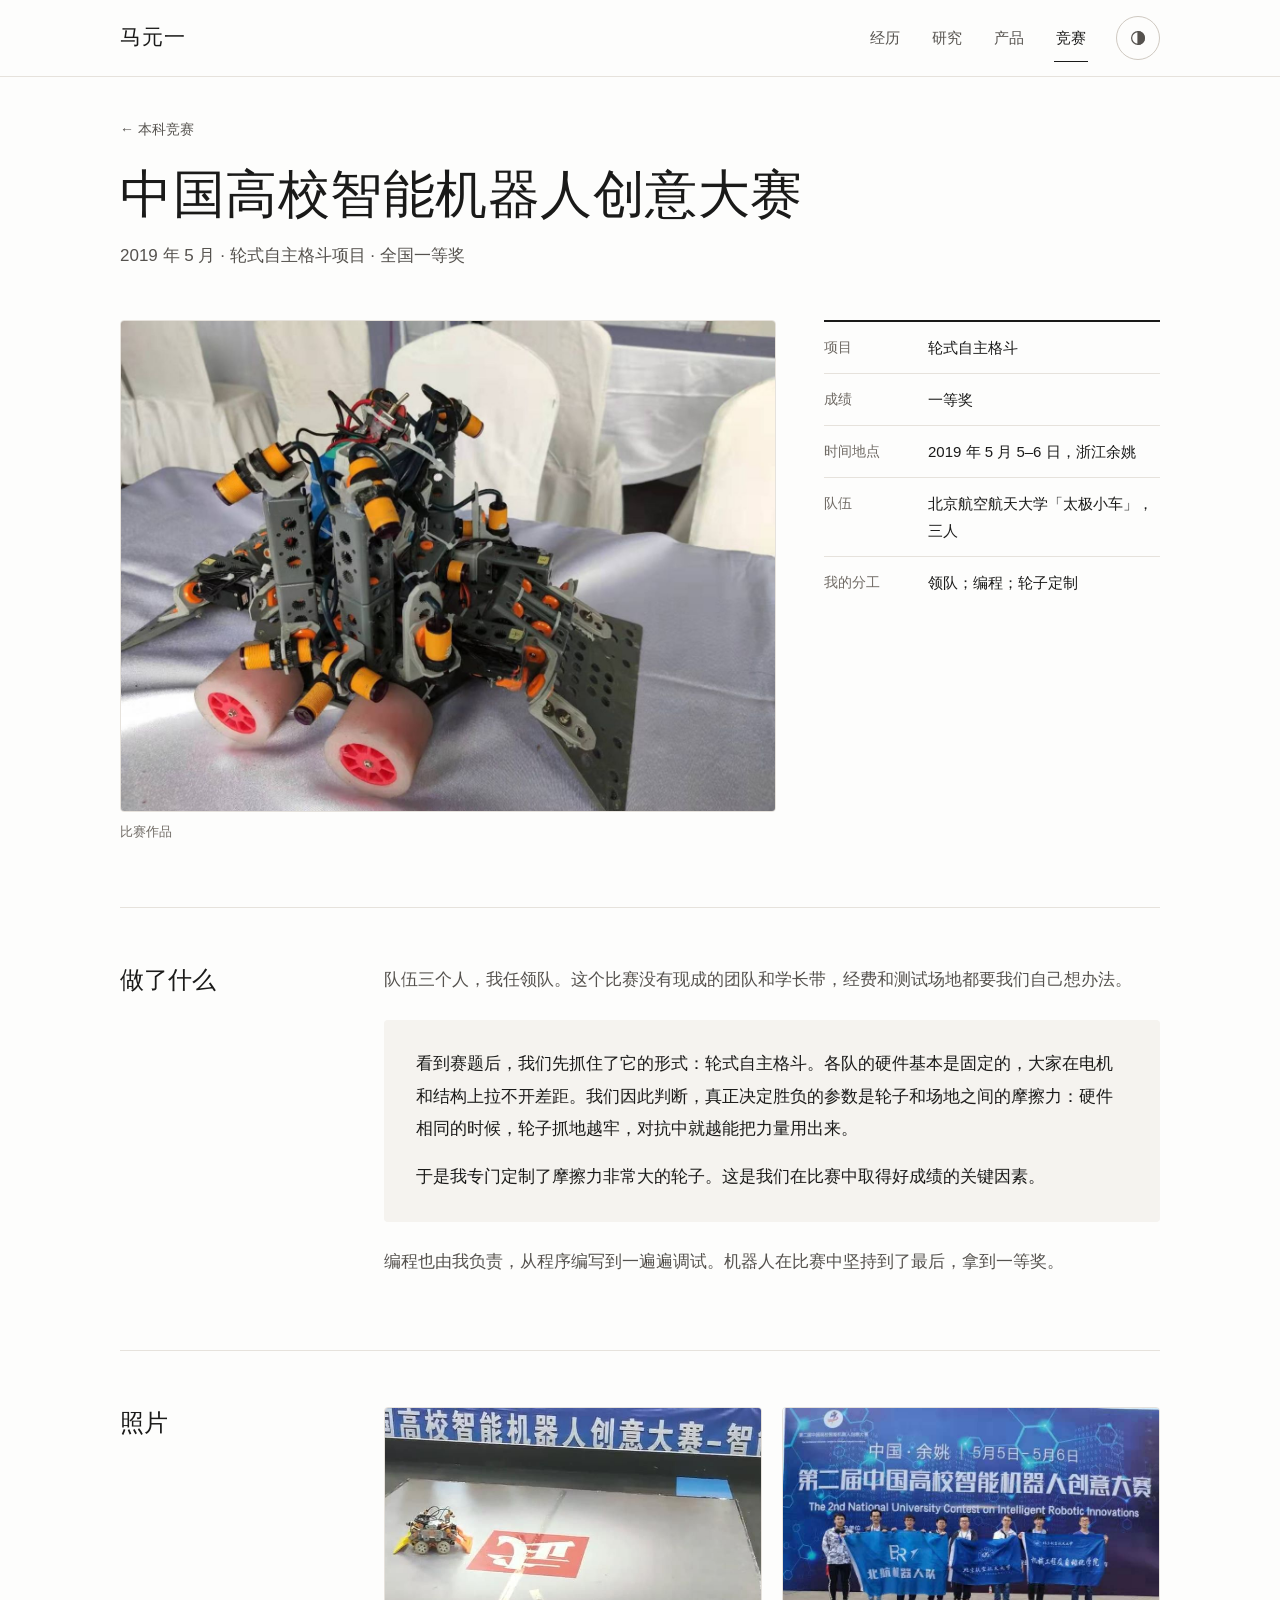
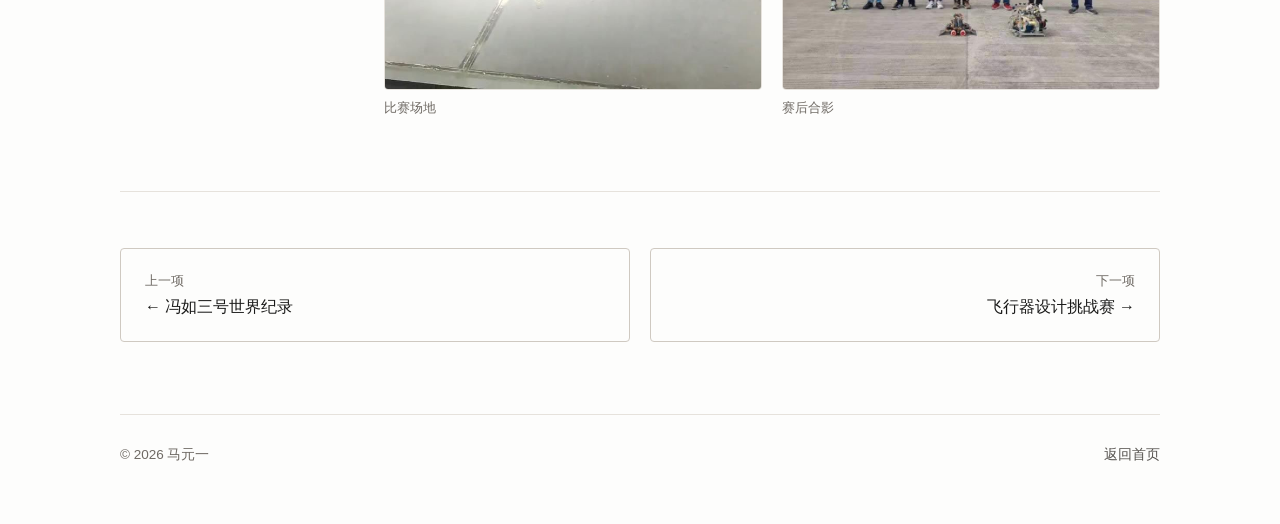
<file: competitions/robot.html>
<!doctype html>
<html lang="zh-CN">
<head>
<meta charset="utf-8">
<meta name="viewport" content="width=device-width,initial-scale=1">
<title>中国高校智能机器人创意大赛 · 马元一</title>
<meta name="description" content="第二届中国高校智能机器人创意大赛，轮式自主格斗项目全国一等奖。任领队、负责编程，针对赛制定制了高摩擦力轮子。">
<link rel="icon" href="data:image/svg+xml,<svg xmlns='http://www.w3.org/2000/svg' viewBox='0 0 100 100'><text y='.92em' font-size='92' font-family='Georgia,serif'>马</text></svg>">
<link rel="stylesheet" href="../assets/style.css">
</head>
<body>

<header class="top">
  <div class="top-in">
    <a class="wordmark" href="../index.html">马元一</a>
    <nav>
      <a href="../experience/index.html">经历</a>
      <a href="../research/index.html">研究</a>
      <a href="../products/index.html">产品</a>
      <a href="../competitions/index.html" aria-current="page">竞赛</a>
    </nav>
    <button id="themeBtn" type="button" aria-label="切换深色模式"><svg width="18" height="18" viewBox="0 0 24 24" fill="none" stroke="currentColor" stroke-width="1.6" aria-hidden="true"><circle cx="12" cy="12" r="8.5"/><path d="M12 3.5v17a8.5 8.5 0 0 0 0-17z" fill="currentColor"/></svg></button>
  </div>
</header>

<div class="wrap">
  <p class="crumb"><a href="index.html">← 本科竞赛</a></p>
  <div class="masthead">
    <h1>中国高校智能机器人创意大赛</h1>
    <p class="sub">2019 年 5 月 · 轮式自主格斗项目 · 全国一等奖</p>
  </div>

  <div class="lead-grid">
    <figure class="lead-photo"><img src="../assets/works/ug/robot/robot.jpg" alt="比赛作品"><figcaption>比赛作品</figcaption></figure>
  <ul class="facts">
    <li><b>项目</b><span>轮式自主格斗</span></li>
    <li><b>成绩</b><span>一等奖</span></li>
    <li><b>时间地点</b><span>2019 年 5 月 5–6 日，浙江余姚</span></li>
    <li><b>队伍</b><span>北京航空航天大学「太极小车」，三人</span></li>
    <li><b>我的分工</b><span>领队；编程；轮子定制</span></li>
  </ul>
  </div>

  <section class="sec">
    <h2>做了什么</h2>
    <div>
  <div class="prose">
    <p>队伍三个人，我任领队。这个比赛没有现成的团队和学长带，经费和测试场地都要我们自己想办法。</p>
    <div class="key">
      <p>看到赛题后，我们先抓住了它的形式：轮式自主格斗。各队的硬件基本是固定的，大家在电机和结构上拉不开差距。我们因此判断，真正决定胜负的参数是轮子和场地之间的摩擦力：硬件相同的时候，轮子抓地越牢，对抗中就越能把力量用出来。</p>
      <p>于是我专门定制了摩擦力非常大的轮子。这是我们在比赛中取得好成绩的关键因素。</p>
    </div>
    <p>编程也由我负责，从程序编写到一遍遍调试。机器人在比赛中坚持到了最后，拿到一等奖。</p>
  </div>
    </div>
  </section>


  <section class="sec">
    <h2>照片</h2>
    <div>
  <div class="gallery">
    <figure><a href="../assets/works/ug/robot/arena.jpg" target="_blank" rel="noopener"><img src="../assets/works/ug/robot/arena.jpg" alt="比赛场地" loading="lazy"></a><figcaption>比赛场地</figcaption></figure>
    <figure><a href="../assets/works/ug/robot/team.jpg" target="_blank" rel="noopener"><img src="../assets/works/ug/robot/team.jpg" alt="赛后合影" loading="lazy"></a><figcaption>赛后合影</figcaption></figure>
  </div>
    </div>
  </section>


  <nav class="pager">
    <a class="prev" href="fengru.html"><span>上一项</span>← 冯如三号世界纪录</a>
    <a class="next" href="cadc.html"><span>下一项</span>飞行器设计挑战赛 →</a>
  </nav>

  <footer>
    <span>© 2026 马元一</span>
    <span><a href="../index.html">返回首页</a></span>
  </footer>

</div>
<script src="../assets/theme.js"></script>
</body>
</html>
</file>
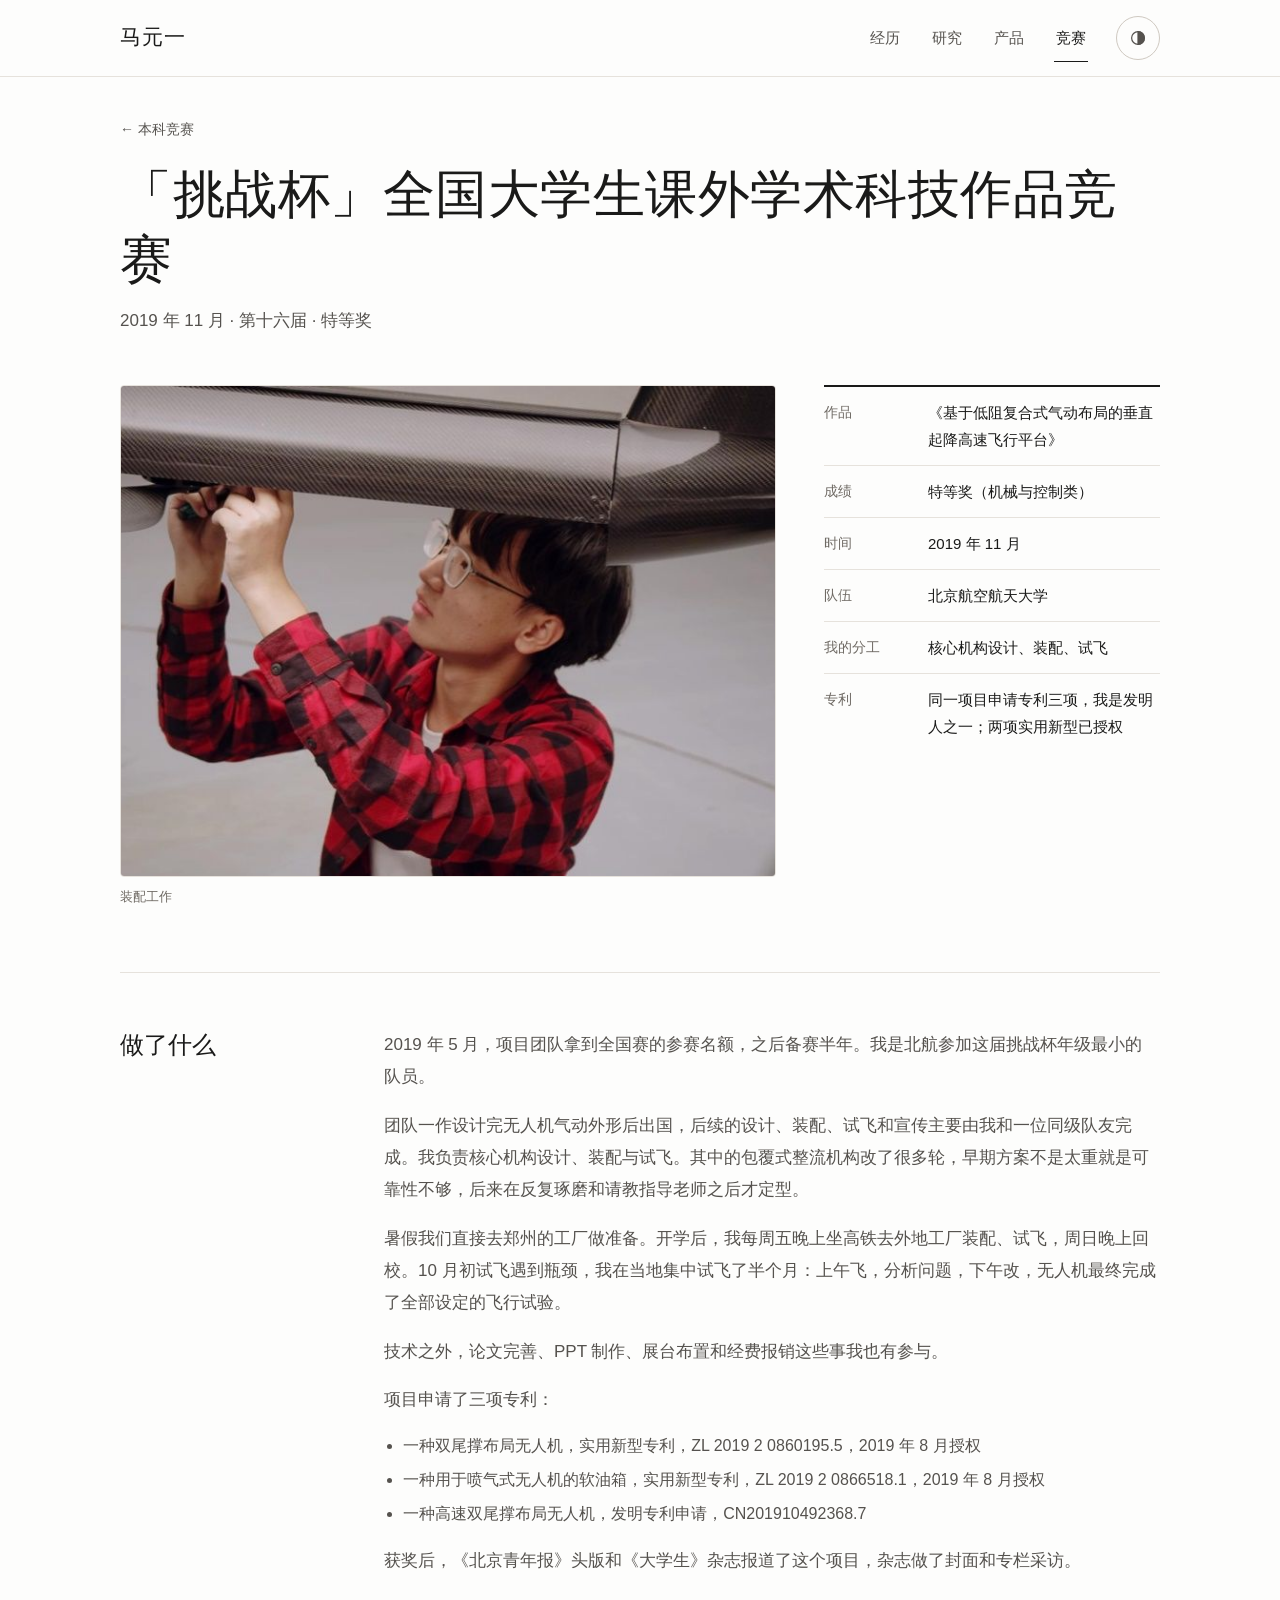
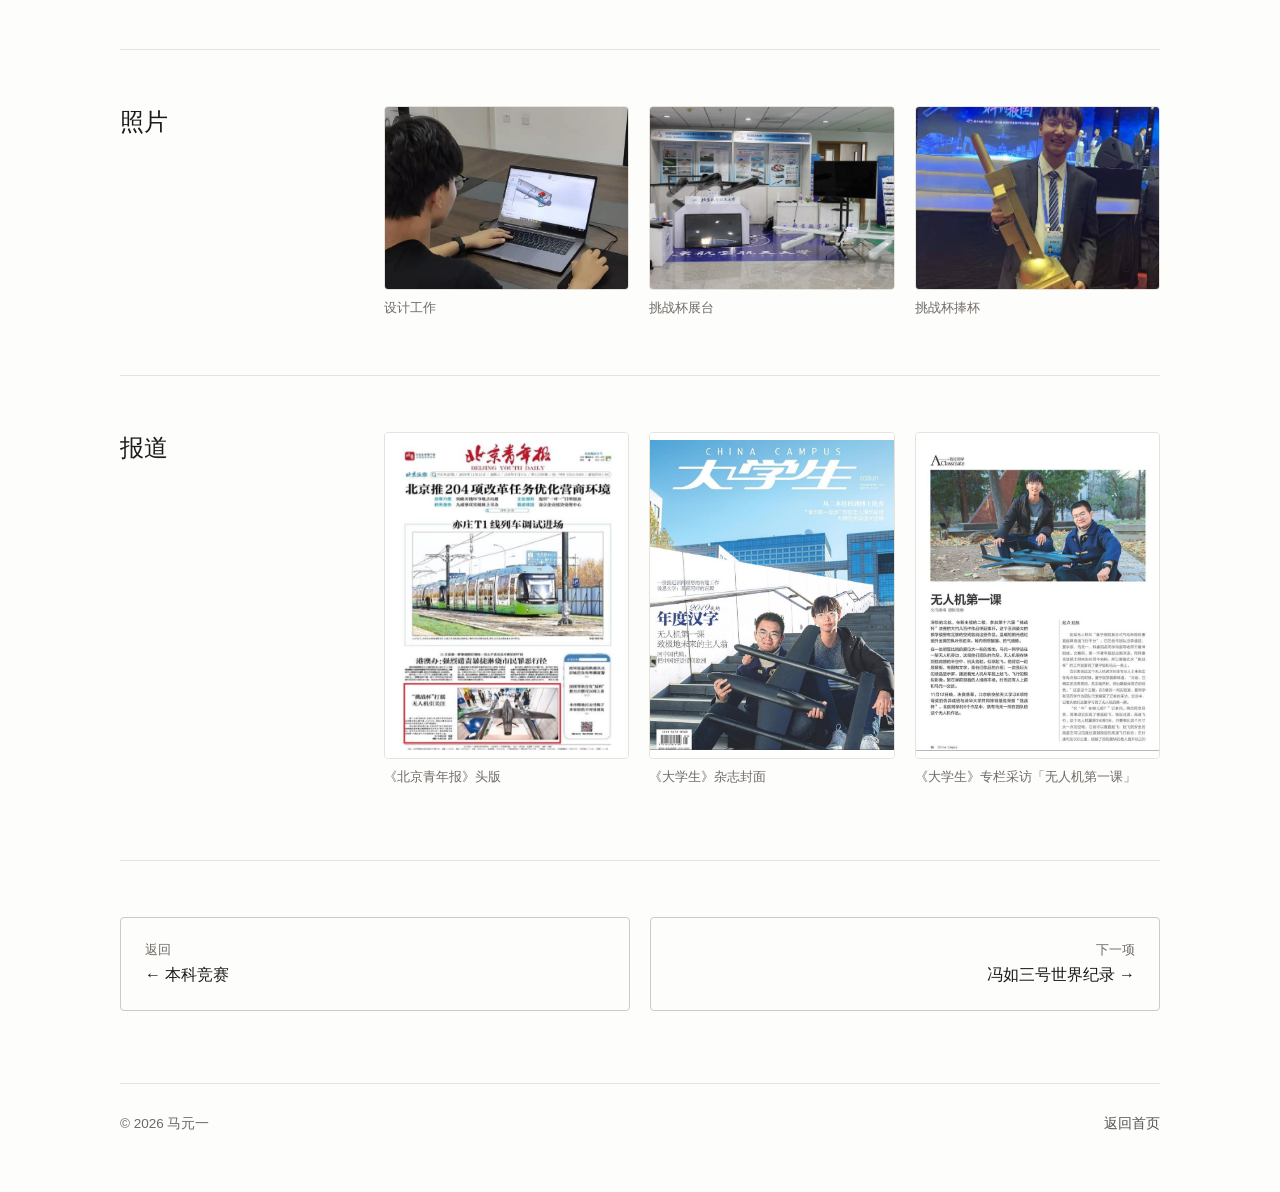
<file: competitions/tiaozhanbei.html>
<!doctype html>
<html lang="zh-CN">
<head>
<meta charset="utf-8">
<meta name="viewport" content="width=device-width,initial-scale=1">
<title>「挑战杯」全国大学生课外学术科技作品竞赛 · 马元一</title>
<meta name="description" content="第十六届挑战杯特等奖，作品《基于低阻复合式气动布局的垂直起降高速飞行平台》，负责核心机构设计、装配与试飞。">
<link rel="icon" href="data:image/svg+xml,<svg xmlns='http://www.w3.org/2000/svg' viewBox='0 0 100 100'><text y='.92em' font-size='92' font-family='Georgia,serif'>马</text></svg>">
<link rel="stylesheet" href="../assets/style.css">
</head>
<body>

<header class="top">
  <div class="top-in">
    <a class="wordmark" href="../index.html">马元一</a>
    <nav>
      <a href="../experience/index.html">经历</a>
      <a href="../research/index.html">研究</a>
      <a href="../products/index.html">产品</a>
      <a href="../competitions/index.html" aria-current="page">竞赛</a>
    </nav>
    <button id="themeBtn" type="button" aria-label="切换深色模式"><svg width="18" height="18" viewBox="0 0 24 24" fill="none" stroke="currentColor" stroke-width="1.6" aria-hidden="true"><circle cx="12" cy="12" r="8.5"/><path d="M12 3.5v17a8.5 8.5 0 0 0 0-17z" fill="currentColor"/></svg></button>
  </div>
</header>

<div class="wrap">
  <p class="crumb"><a href="index.html">← 本科竞赛</a></p>
  <div class="masthead">
    <h1>「挑战杯」全国大学生课外学术科技作品竞赛</h1>
    <p class="sub">2019 年 11 月 · 第十六届 · 特等奖</p>
  </div>

  <div class="lead-grid">
    <figure class="lead-photo"><img src="../assets/works/ug/tzb/assembly.jpg" alt="装配工作"><figcaption>装配工作</figcaption></figure>
  <ul class="facts">
    <li><b>作品</b><span>《基于低阻复合式气动布局的垂直起降高速飞行平台》</span></li>
    <li><b>成绩</b><span>特等奖（机械与控制类）</span></li>
    <li><b>时间</b><span>2019 年 11 月</span></li>
    <li><b>队伍</b><span>北京航空航天大学</span></li>
    <li><b>我的分工</b><span>核心机构设计、装配、试飞</span></li>
    <li><b>专利</b><span>同一项目申请专利三项，我是发明人之一；两项实用新型已授权</span></li>
  </ul>
  </div>

  <section class="sec">
    <h2>做了什么</h2>
    <div>
  <div class="prose">
    <p>2019 年 5 月，项目团队拿到全国赛的参赛名额，之后备赛半年。我是北航参加这届挑战杯年级最小的队员。</p>
    <p>团队一作设计完无人机气动外形后出国，后续的设计、装配、试飞和宣传主要由我和一位同级队友完成。我负责核心机构设计、装配与试飞。其中的包覆式整流机构改了很多轮，早期方案不是太重就是可靠性不够，后来在反复琢磨和请教指导老师之后才定型。</p>
    <p>暑假我们直接去郑州的工厂做准备。开学后，我每周五晚上坐高铁去外地工厂装配、试飞，周日晚上回校。10 月初试飞遇到瓶颈，我在当地集中试飞了半个月：上午飞，分析问题，下午改，无人机最终完成了全部设定的飞行试验。</p>
    <p>技术之外，论文完善、PPT 制作、展台布置和经费报销这些事我也有参与。</p>
    <p>项目申请了三项专利：</p>
    <ul>
      <li>一种双尾撑布局无人机，实用新型专利，ZL 2019 2 0860195.5，2019 年 8 月授权</li>
      <li>一种用于喷气式无人机的软油箱，实用新型专利，ZL 2019 2 0866518.1，2019 年 8 月授权</li>
      <li>一种高速双尾撑布局无人机，发明专利申请，CN201910492368.7</li>
    </ul>
    <p>获奖后，《北京青年报》头版和《大学生》杂志报道了这个项目，杂志做了封面和专栏采访。</p>
  </div>
    </div>
  </section>


  <section class="sec">
    <h2>照片</h2>
    <div>
  <div class="gallery three">
    <figure><a href="../assets/works/ug/tzb/design.jpg" target="_blank" rel="noopener"><img src="../assets/works/ug/tzb/design.jpg" alt="设计工作" loading="lazy"></a><figcaption>设计工作</figcaption></figure>
    <figure><a href="../assets/works/ug/tzb/booth.jpg" target="_blank" rel="noopener"><img src="../assets/works/ug/tzb/booth.jpg" alt="挑战杯展台" loading="lazy"></a><figcaption>挑战杯展台</figcaption></figure>
    <figure><a href="../assets/works/ug/tzb/cup.jpg" target="_blank" rel="noopener"><img src="../assets/works/ug/tzb/cup.jpg" alt="挑战杯捧杯" loading="lazy"></a><figcaption>挑战杯捧杯</figcaption></figure>
  </div>
    </div>
  </section>


  <section class="sec">
    <h2>报道</h2>
    <div>
  <div class="gallery docs">
    <figure><a href="../assets/works/ug/tzb/bjyouth.jpg" target="_blank" rel="noopener"><img src="../assets/works/ug/tzb/bjyouth.jpg" alt="《北京青年报》头版" loading="lazy"></a><figcaption>《北京青年报》头版</figcaption></figure>
    <figure><a href="../assets/works/ug/tzb/campus-cover.jpg" target="_blank" rel="noopener"><img src="../assets/works/ug/tzb/campus-cover.jpg" alt="《大学生》杂志封面" loading="lazy"></a><figcaption>《大学生》杂志封面</figcaption></figure>
    <figure><a href="../assets/works/ug/tzb/campus-article.jpg" target="_blank" rel="noopener"><img src="../assets/works/ug/tzb/campus-article.jpg" alt="《大学生》专栏采访「无人机第一课」" loading="lazy"></a><figcaption>《大学生》专栏采访「无人机第一课」</figcaption></figure>
  </div>
    </div>
  </section>


  <nav class="pager">
    <a class="prev" href="../index.html#ug"><span>返回</span>← 本科竞赛</a>
    <a class="next" href="fengru.html"><span>下一项</span>冯如三号世界纪录 →</a>
  </nav>

  <footer>
    <span>© 2026 马元一</span>
    <span><a href="../index.html">返回首页</a></span>
  </footer>

</div>
<script src="../assets/theme.js"></script>
</body>
</html>
</file>
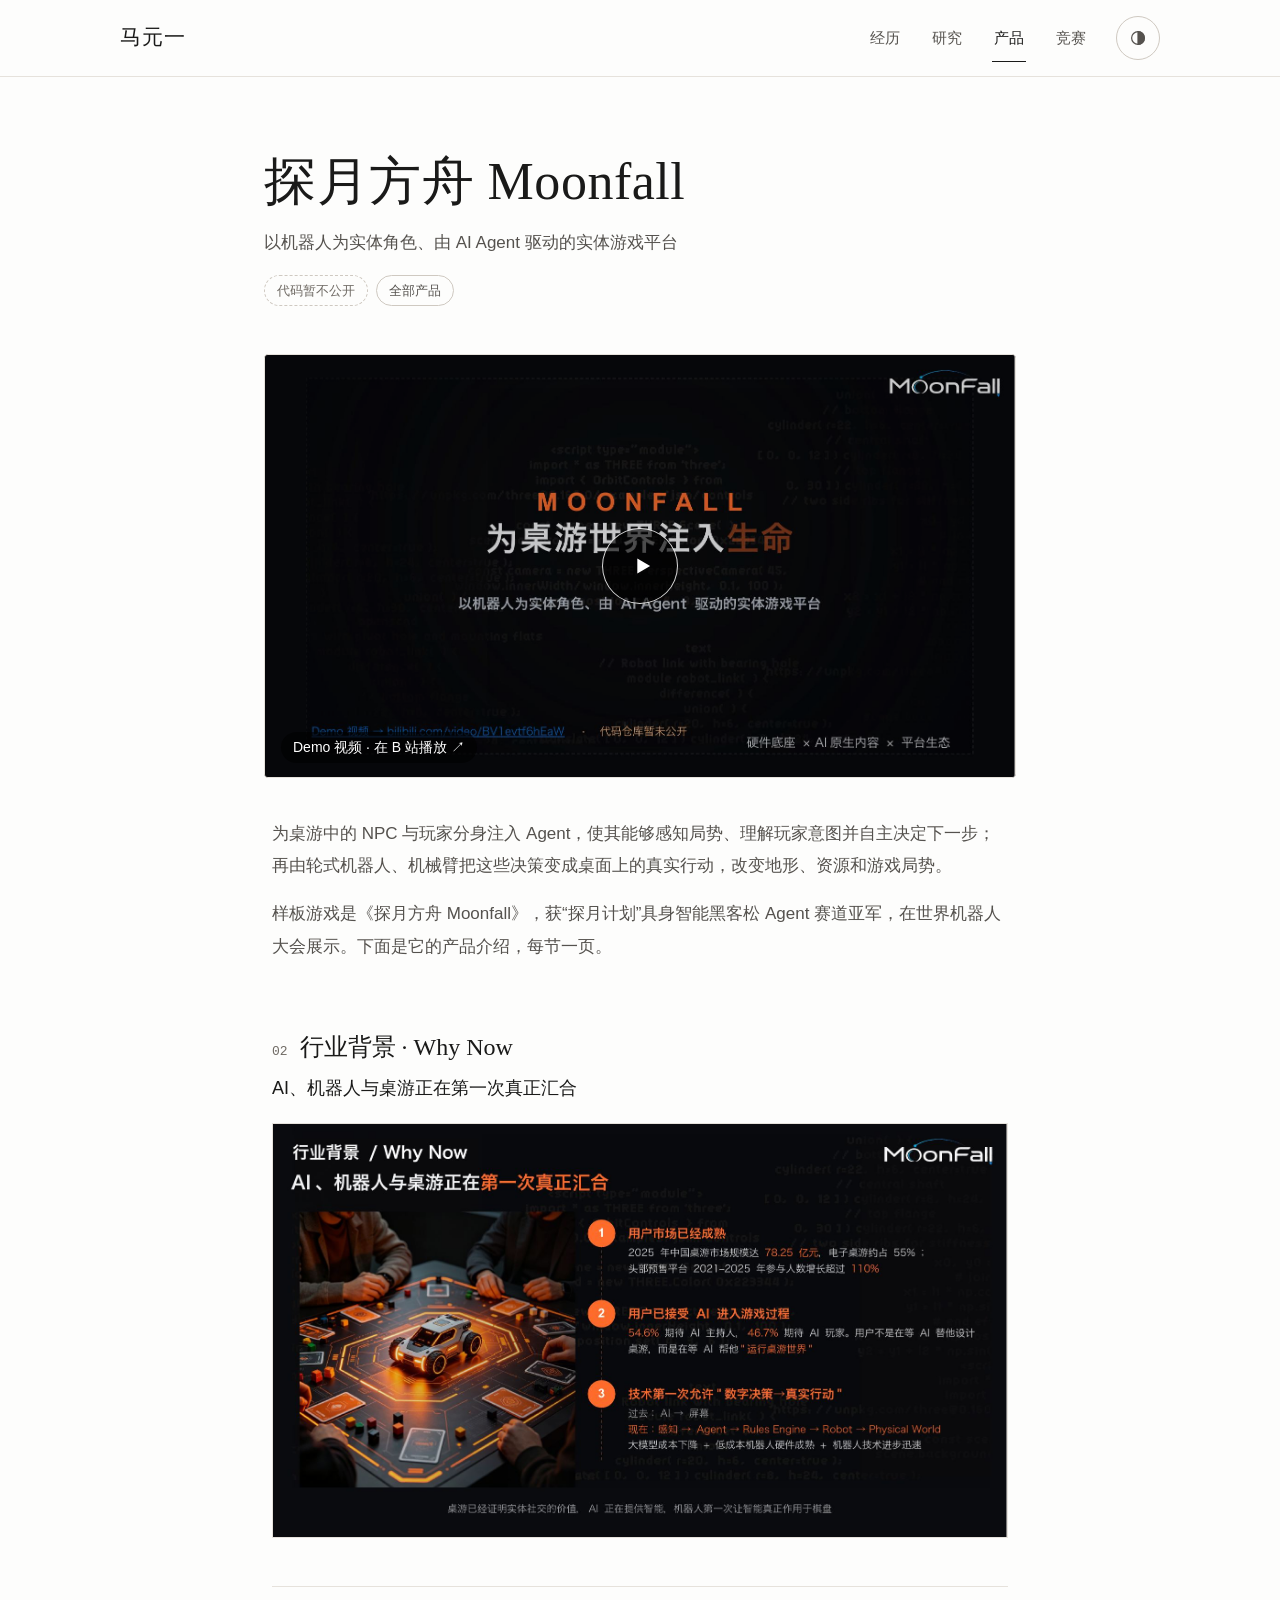
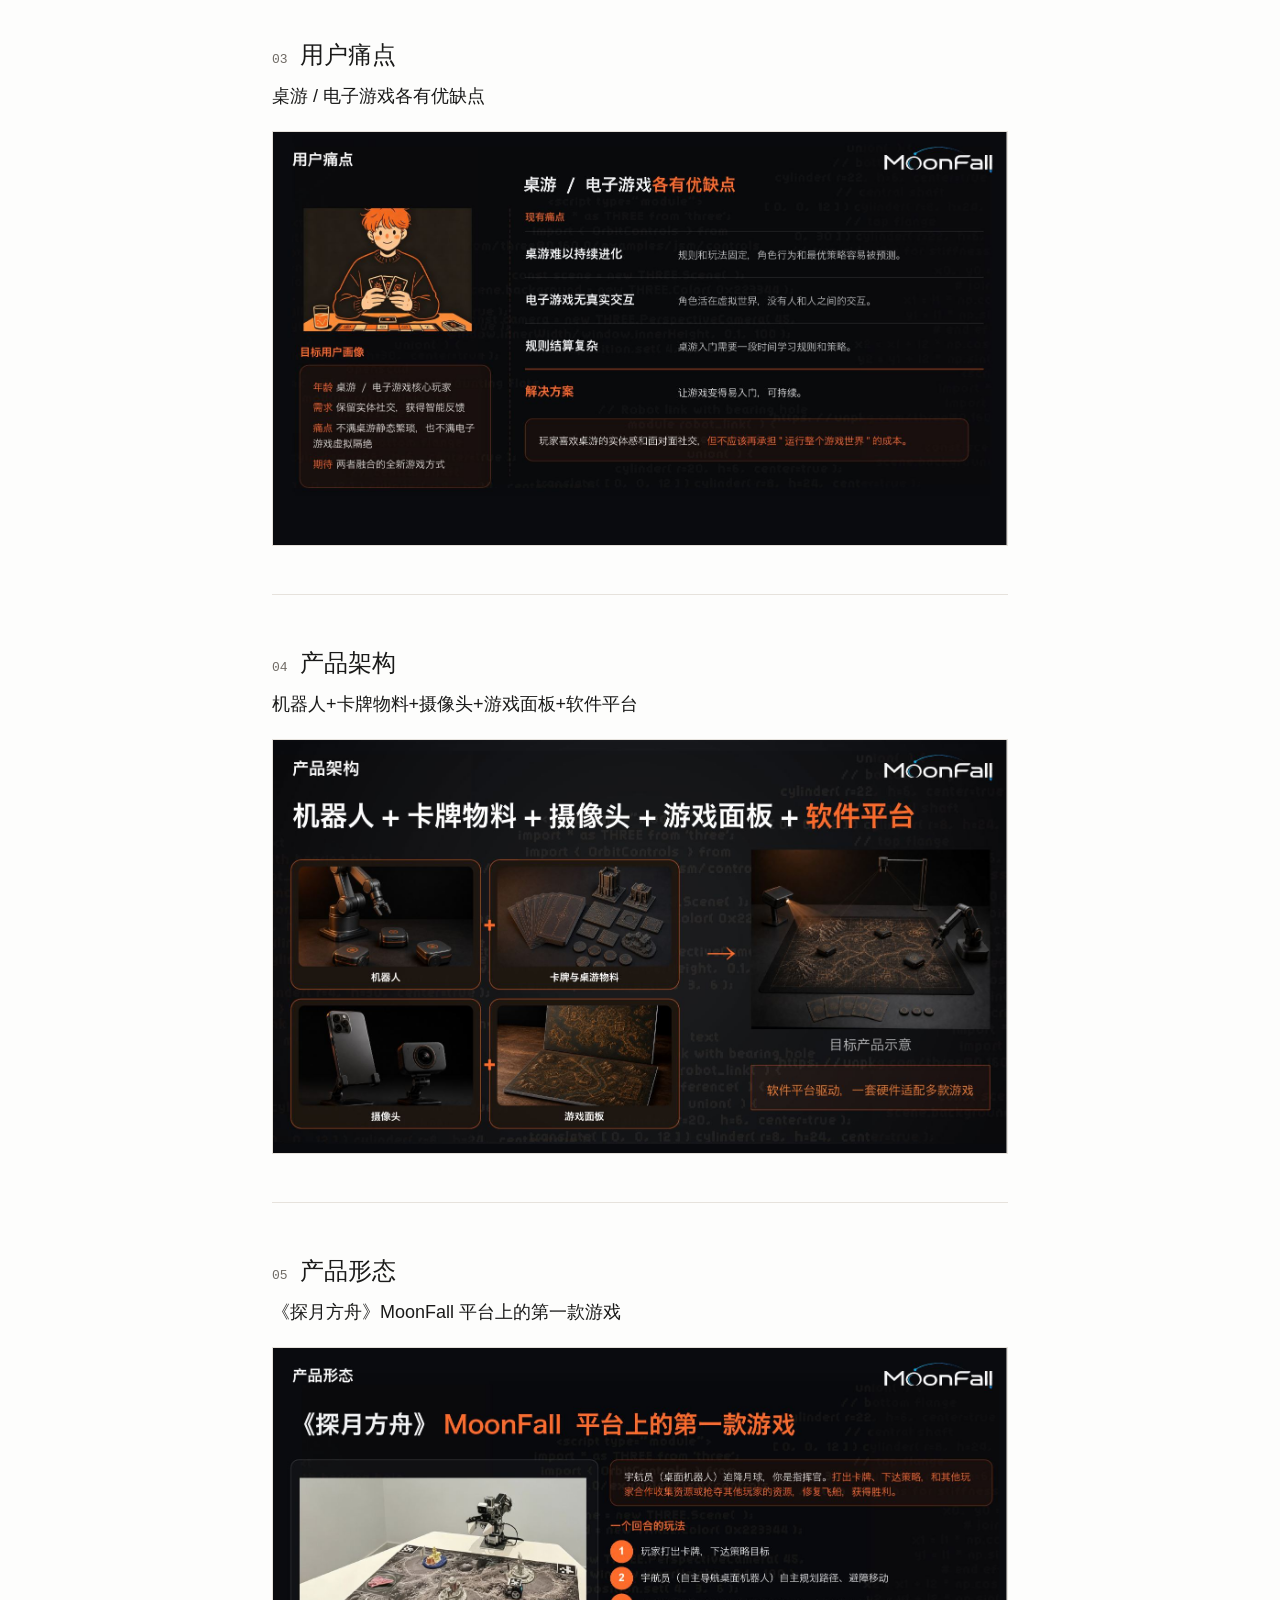
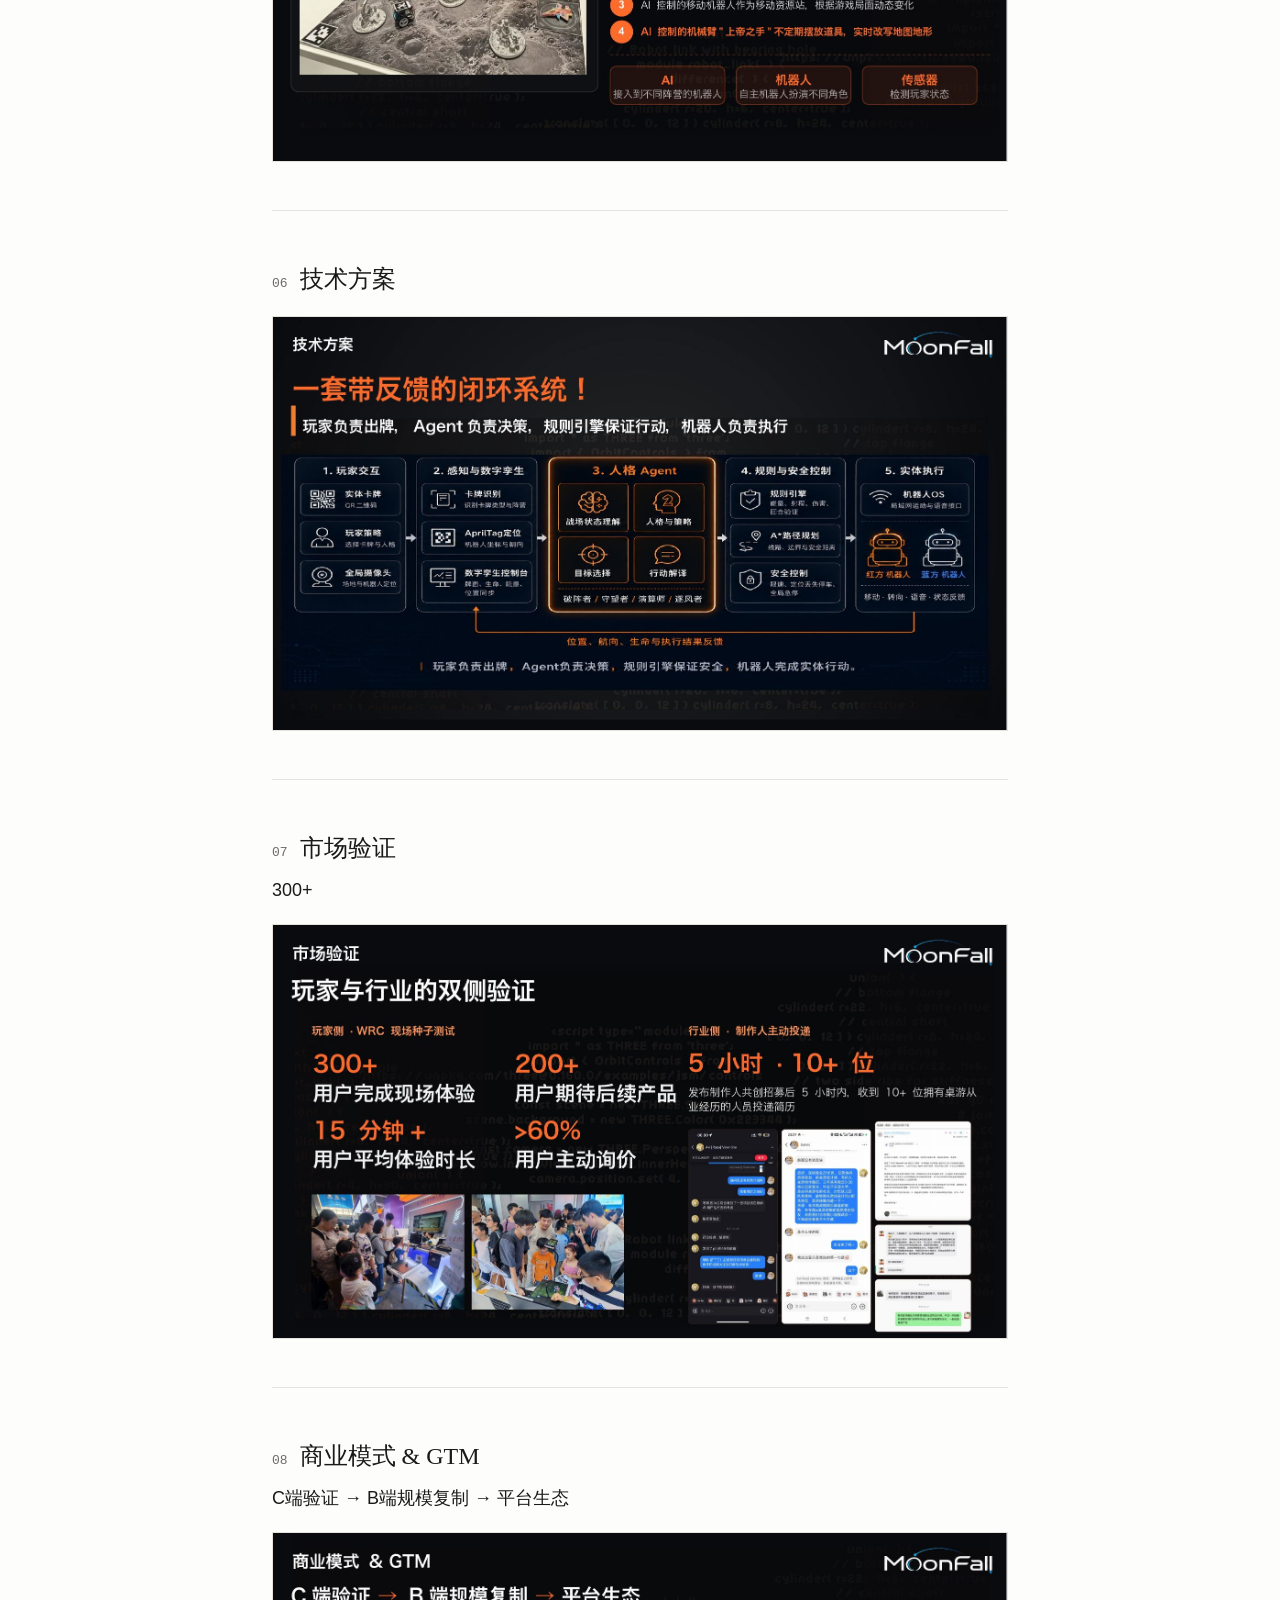
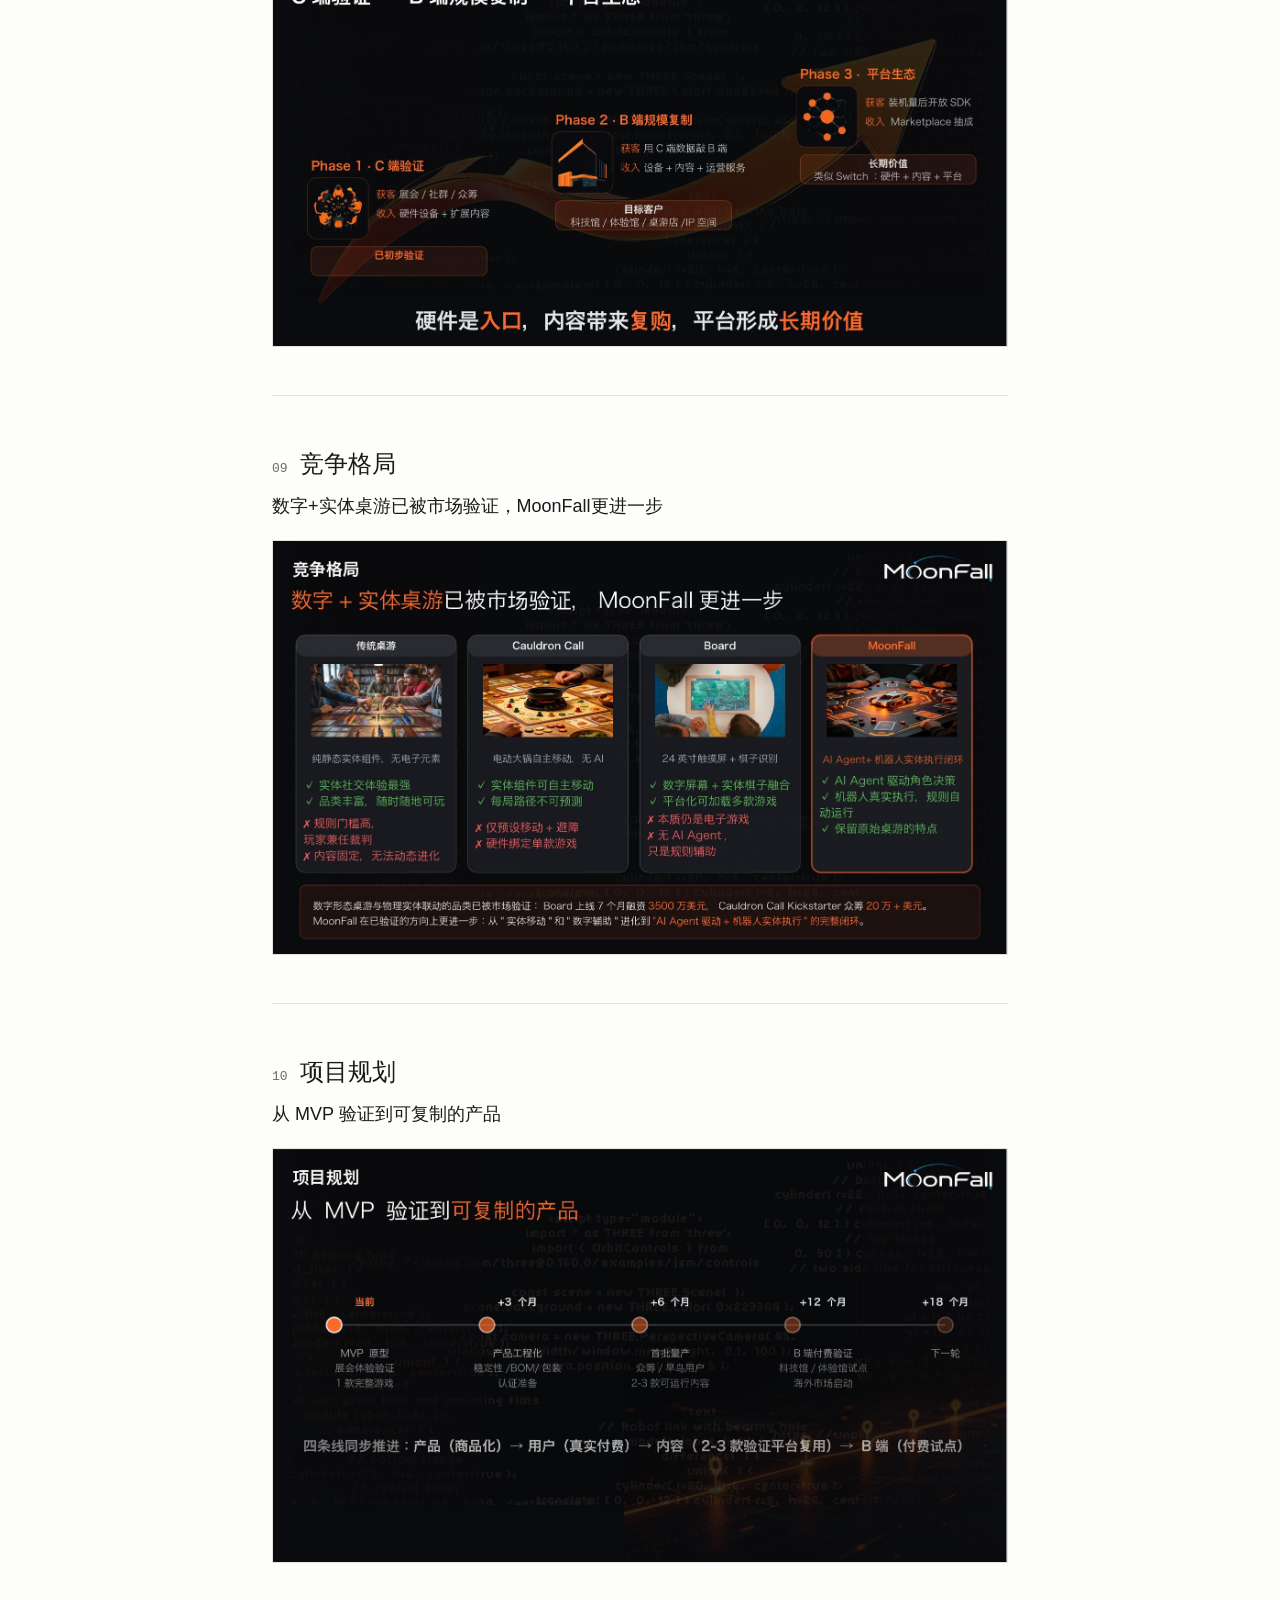
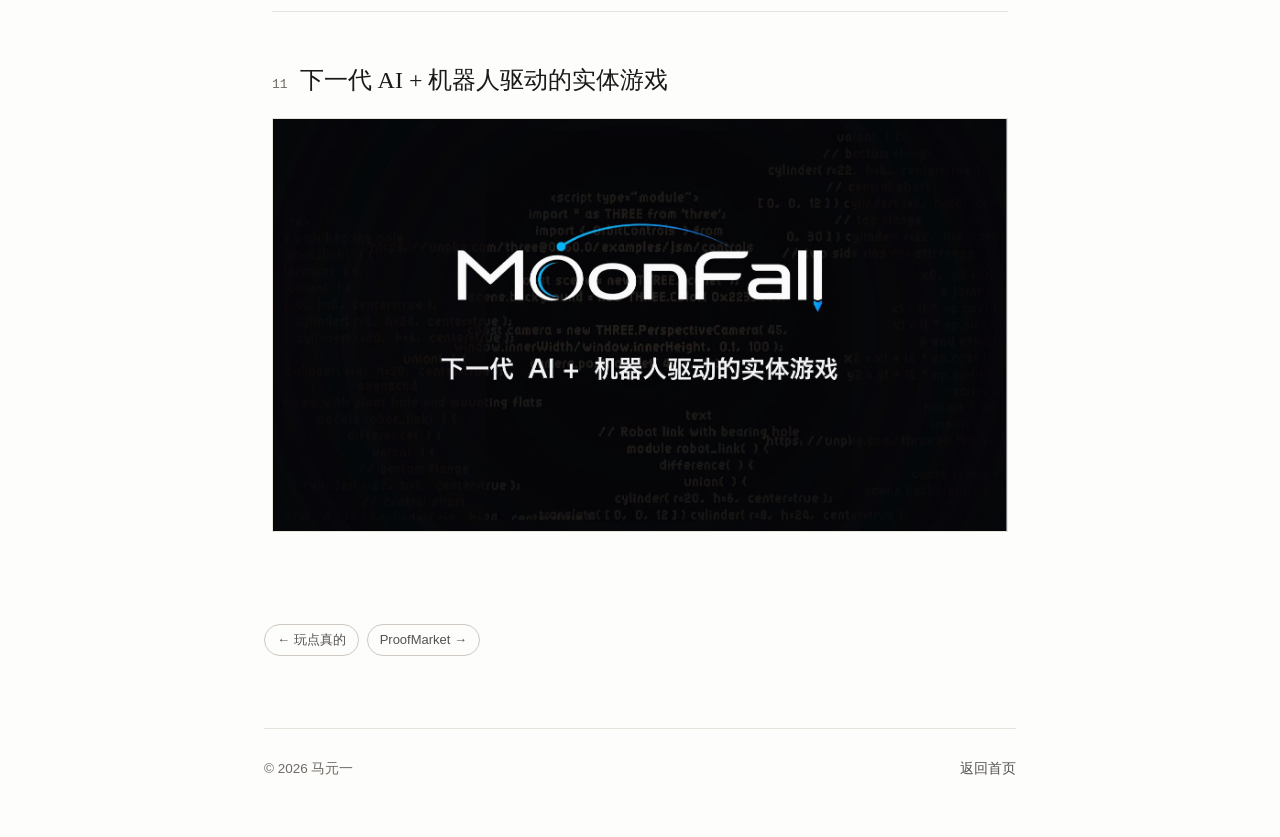
<file: products/ark.html>
<!doctype html>
<html lang="zh-CN">
<head>
<meta charset="utf-8">
<meta name="viewport" content="width=device-width,initial-scale=1">
<title>探月方舟 Moonfall · 马元一</title>
<meta name="description" content="以机器人为实体角色、由 AI Agent 驱动的实体游戏平台。">
<link rel="icon" href="data:image/svg+xml,<svg xmlns='http://www.w3.org/2000/svg' viewBox='0 0 100 100'><text y='.92em' font-size='92' font-family='Georgia,serif'>马</text></svg>">
<link rel="stylesheet" href="../assets/style.css">
<style>
.doc{max-width:46em;margin:0 auto}
.slide-sec{padding:8px 0 26px;border-bottom:1px solid var(--rule)}
.slide-sec:last-child{border-bottom:0}
.slide-sec h2{display:flex;align-items:baseline;gap:12px;font-size:24px;margin:44px 0 10px}
.slide-sec h2 .pg{font-family:ui-monospace,Menlo,monospace;font-size:13px;color:var(--ink-3)}
.slide-sec .lead{font-size:18px;color:var(--ink);margin:0 0 6px;line-height:1.6}
.slide-sec figure{margin:20px 0 22px}
.slide-sec figure img{display:block;width:100%;height:auto;border:1px solid var(--rule)}
.slide-sec h4{font-size:16px;font-weight:600;margin:20px 0 4px;color:var(--ink)}
.slide-sec p{color:var(--ink-2);font-size:15.5px;margin:0 0 10px;line-height:1.8}
</style>
</head>
<body>

<header class="top">
  <div class="top-in">
    <a class="wordmark" href="../index.html">马元一</a>
    <nav>
      <a href="../experience/index.html">经历</a>
      <a href="../research/index.html">研究</a>
      <a href="../products/index.html" aria-current="page">产品</a>
      <a href="../competitions/index.html">竞赛</a>
    </nav>
    <button id="themeBtn" type="button" aria-label="切换深色模式"><svg width="18" height="18" viewBox="0 0 24 24" fill="none" stroke="currentColor" stroke-width="1.6" aria-hidden="true"><circle cx="12" cy="12" r="8.5"/><path d="M12 3.5v17a8.5 8.5 0 0 0 0-17z" fill="currentColor"/></svg></button>
  </div>
</header>

<div class="wrap narrow">
  <div class="masthead">
    <h1>探月方舟 Moonfall</h1>
    <p class="sub">以机器人为实体角色、由 AI Agent 驱动的实体游戏平台</p>
    <div class="chips" style="margin-top:16px">
      <span class="none">代码暂不公开</span>
      <a href="index.html">全部产品</a>
    </div>
  </div>

  <a class="video" href="https://www.bilibili.com/video/BV1evtf6hEaW/" target="_blank" rel="noopener">
    <img src="../assets/works/moonfall/p-01.jpg" alt="探月方舟 Moonfall Demo 视频">
    <span class="play" aria-hidden="true"><svg width="28" height="28" viewBox="0 0 24 24" fill="currentColor"><path d="M8 5.5v13l11-6.5z"/></svg></span>
    <span class="label">Demo 视频 · 在 B 站播放 ↗</span>
  </a>

  <div class="doc">

<div class="prose" style="margin-top:28px">
<p>为桌游中的 NPC 与玩家分身注入 Agent，使其能够感知局势、理解玩家意图并自主决定下一步；再由轮式机器人、机械臂把这些决策变成桌面上的真实行动，改变地形、资源和游戏局势。</p>
<p>样板游戏是《探月方舟 Moonfall》，获“探月计划”具身智能黑客松 Agent 赛道亚军，在世界机器人大会展示。下面是它的产品介绍，每节一页。</p>
</div>

<section class="slide-sec">
<h2><span class="pg">02</span>行业背景 · Why Now</h2>
<p class="lead">AI、机器人与桌游正在第一次真正汇合</p>
<figure><img src="../assets/works/moonfall/p-02.jpg" alt="探月方舟 第 2 页" loading="lazy"></figure>
</section>
<section class="slide-sec">
<h2><span class="pg">03</span>用户痛点</h2>
<p class="lead">桌游 / 电子游戏各有优缺点</p>
<figure><img src="../assets/works/moonfall/p-03.jpg" alt="探月方舟 第 3 页" loading="lazy"></figure>
</section>
<section class="slide-sec">
<h2><span class="pg">04</span>产品架构</h2>
<p class="lead">机器人+卡牌物料+摄像头+游戏面板+软件平台</p>
<figure><img src="../assets/works/moonfall/p-04.jpg" alt="探月方舟 第 4 页" loading="lazy"></figure>
</section>
<section class="slide-sec">
<h2><span class="pg">05</span>产品形态</h2>
<p class="lead">《探月方舟》MoonFall 平台上的第一款游戏</p>
<figure><img src="../assets/works/moonfall/p-05.jpg" alt="探月方舟 第 5 页" loading="lazy"></figure>
</section>
<section class="slide-sec">
<h2><span class="pg">06</span>技术方案</h2>
<figure><img src="../assets/works/moonfall/p-06.jpg" alt="探月方舟 第 6 页" loading="lazy"></figure>
</section>
<section class="slide-sec">
<h2><span class="pg">07</span>市场验证</h2>
<p class="lead">300+</p>
<figure><img src="../assets/works/moonfall/p-07.jpg" alt="探月方舟 第 7 页" loading="lazy"></figure>
</section>
<section class="slide-sec">
<h2><span class="pg">08</span>商业模式 &amp; GTM</h2>
<p class="lead">C端验证 → B端规模复制 → 平台生态</p>
<figure><img src="../assets/works/moonfall/p-08.jpg" alt="探月方舟 第 8 页" loading="lazy"></figure>
</section>
<section class="slide-sec">
<h2><span class="pg">09</span>竞争格局</h2>
<p class="lead">数字+实体桌游已被市场验证，MoonFall更进一步</p>
<figure><img src="../assets/works/moonfall/p-09.jpg" alt="探月方舟 第 9 页" loading="lazy"></figure>
</section>
<section class="slide-sec">
<h2><span class="pg">10</span>项目规划</h2>
<p class="lead">从 MVP 验证到可复制的产品</p>
<figure><img src="../assets/works/moonfall/p-10.jpg" alt="探月方舟 第 10 页" loading="lazy"></figure>
</section>
<section class="slide-sec">
<h2><span class="pg">11</span>下一代 AI + 机器人驱动的实体游戏</h2>
<figure><img src="../assets/works/moonfall/p-11.jpg" alt="探月方舟 第 11 页" loading="lazy"></figure>
</section>
  </div>

  <div class="chips" style="margin-top:44px"><a href="play-the-room.html">← 玩点真的</a><a href="proofmarket.html">ProofMarket →</a></div>

  <footer>
    <span>© 2026 马元一</span>
    <span><a href="../index.html">返回首页</a></span>
  </footer>
</div>
<script src="../assets/theme.js"></script>
</body>
</html>
</file>
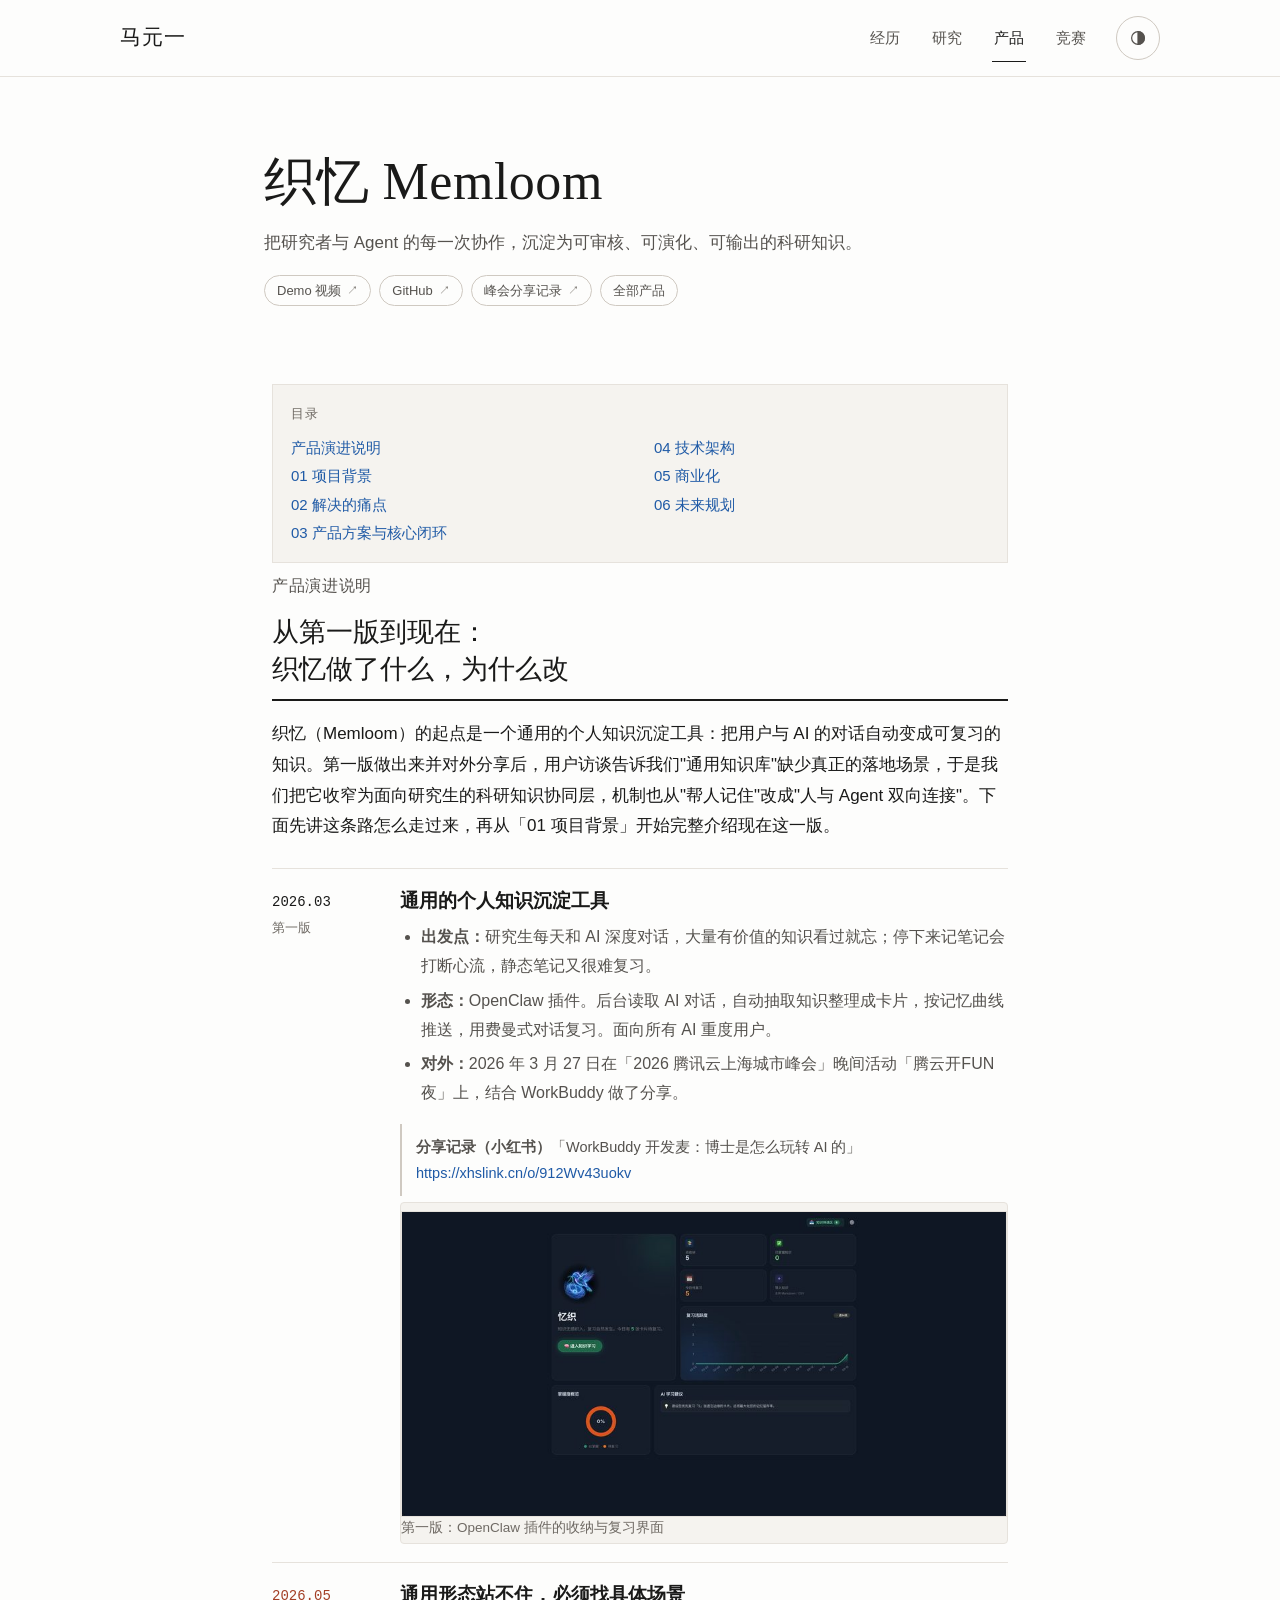
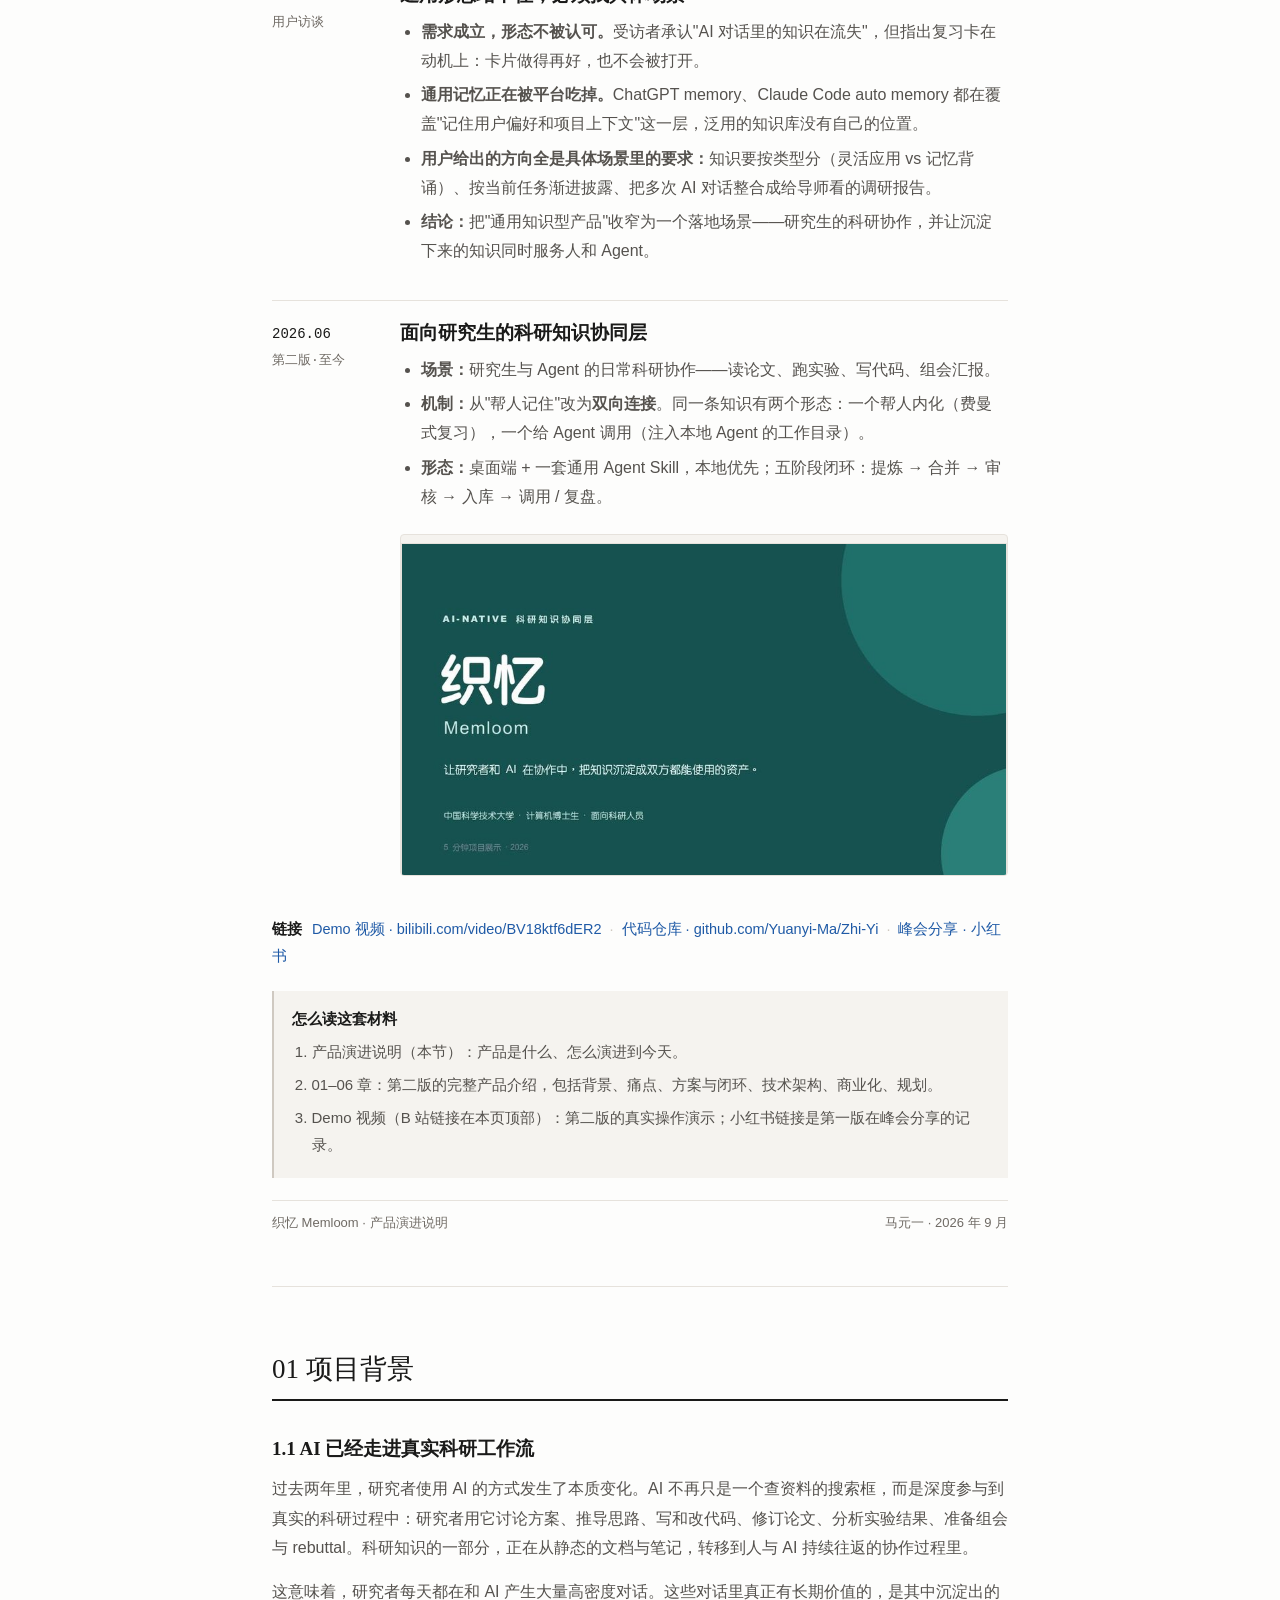
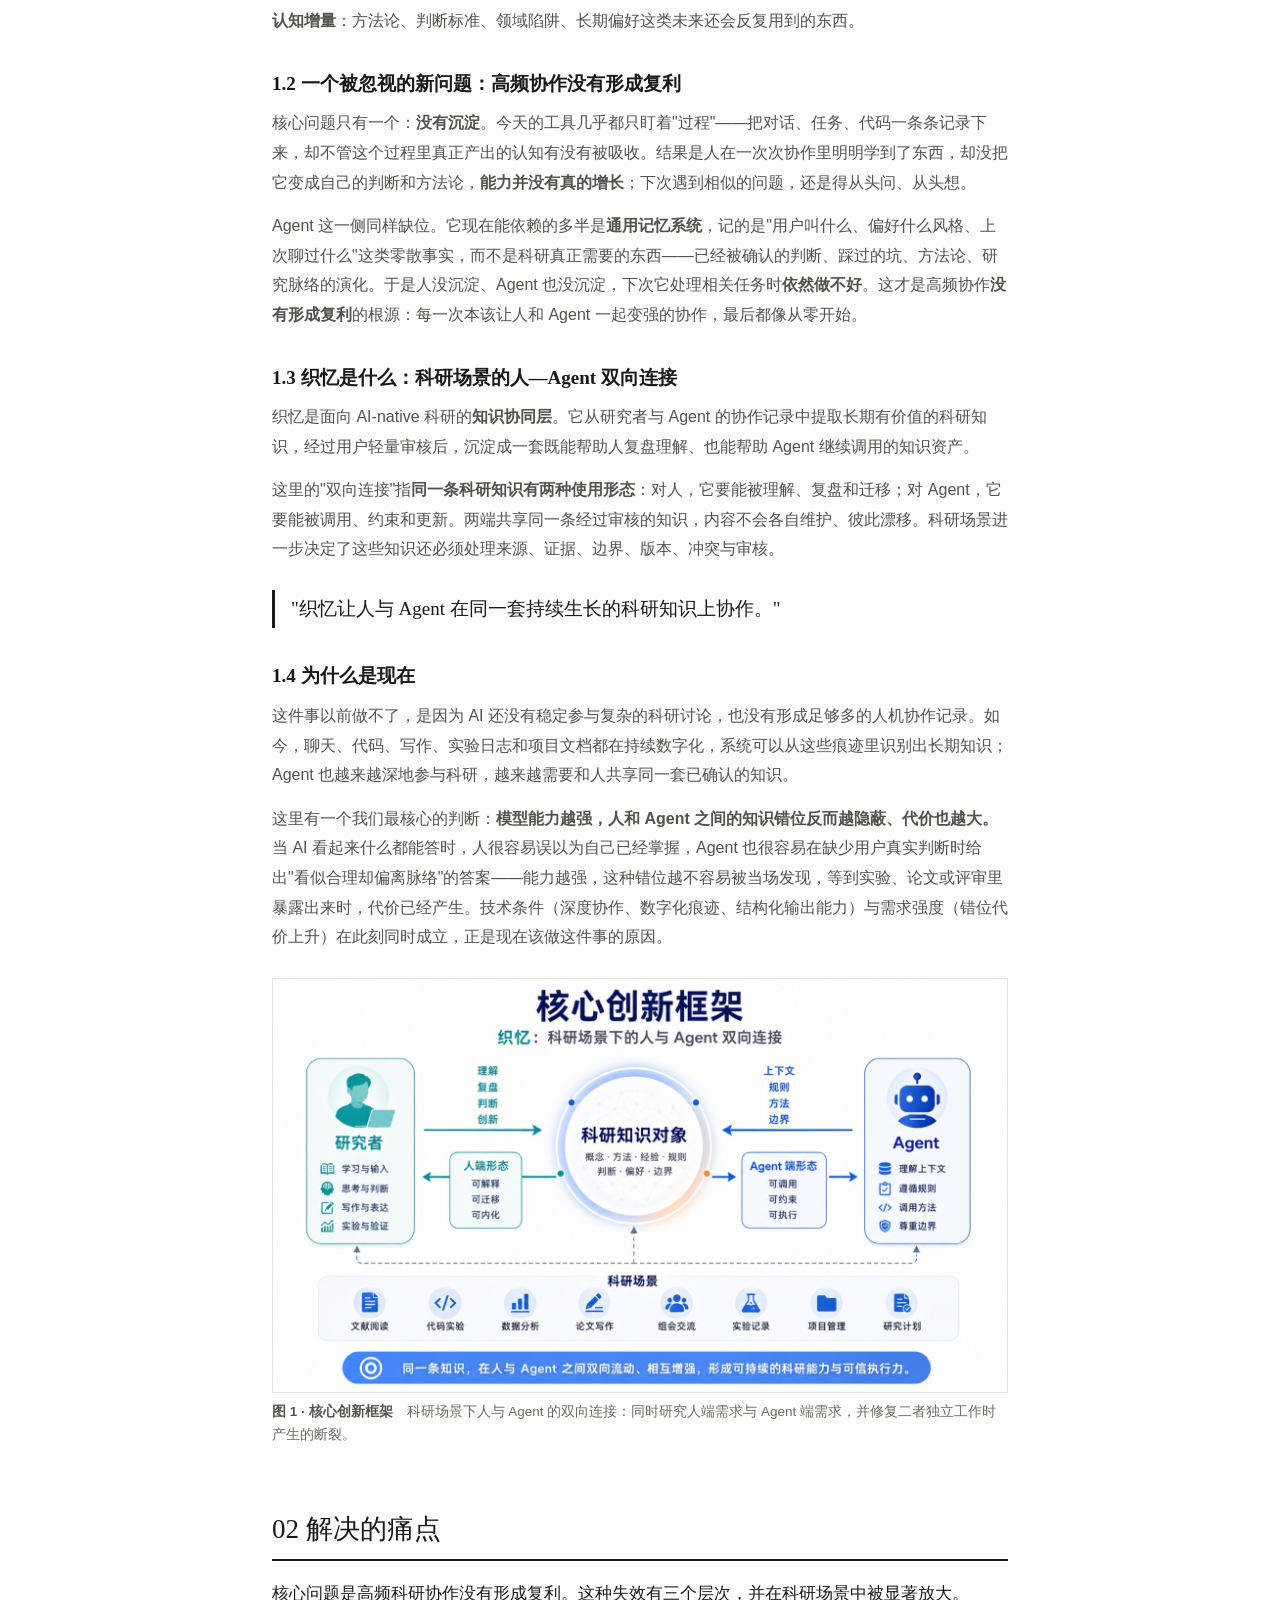
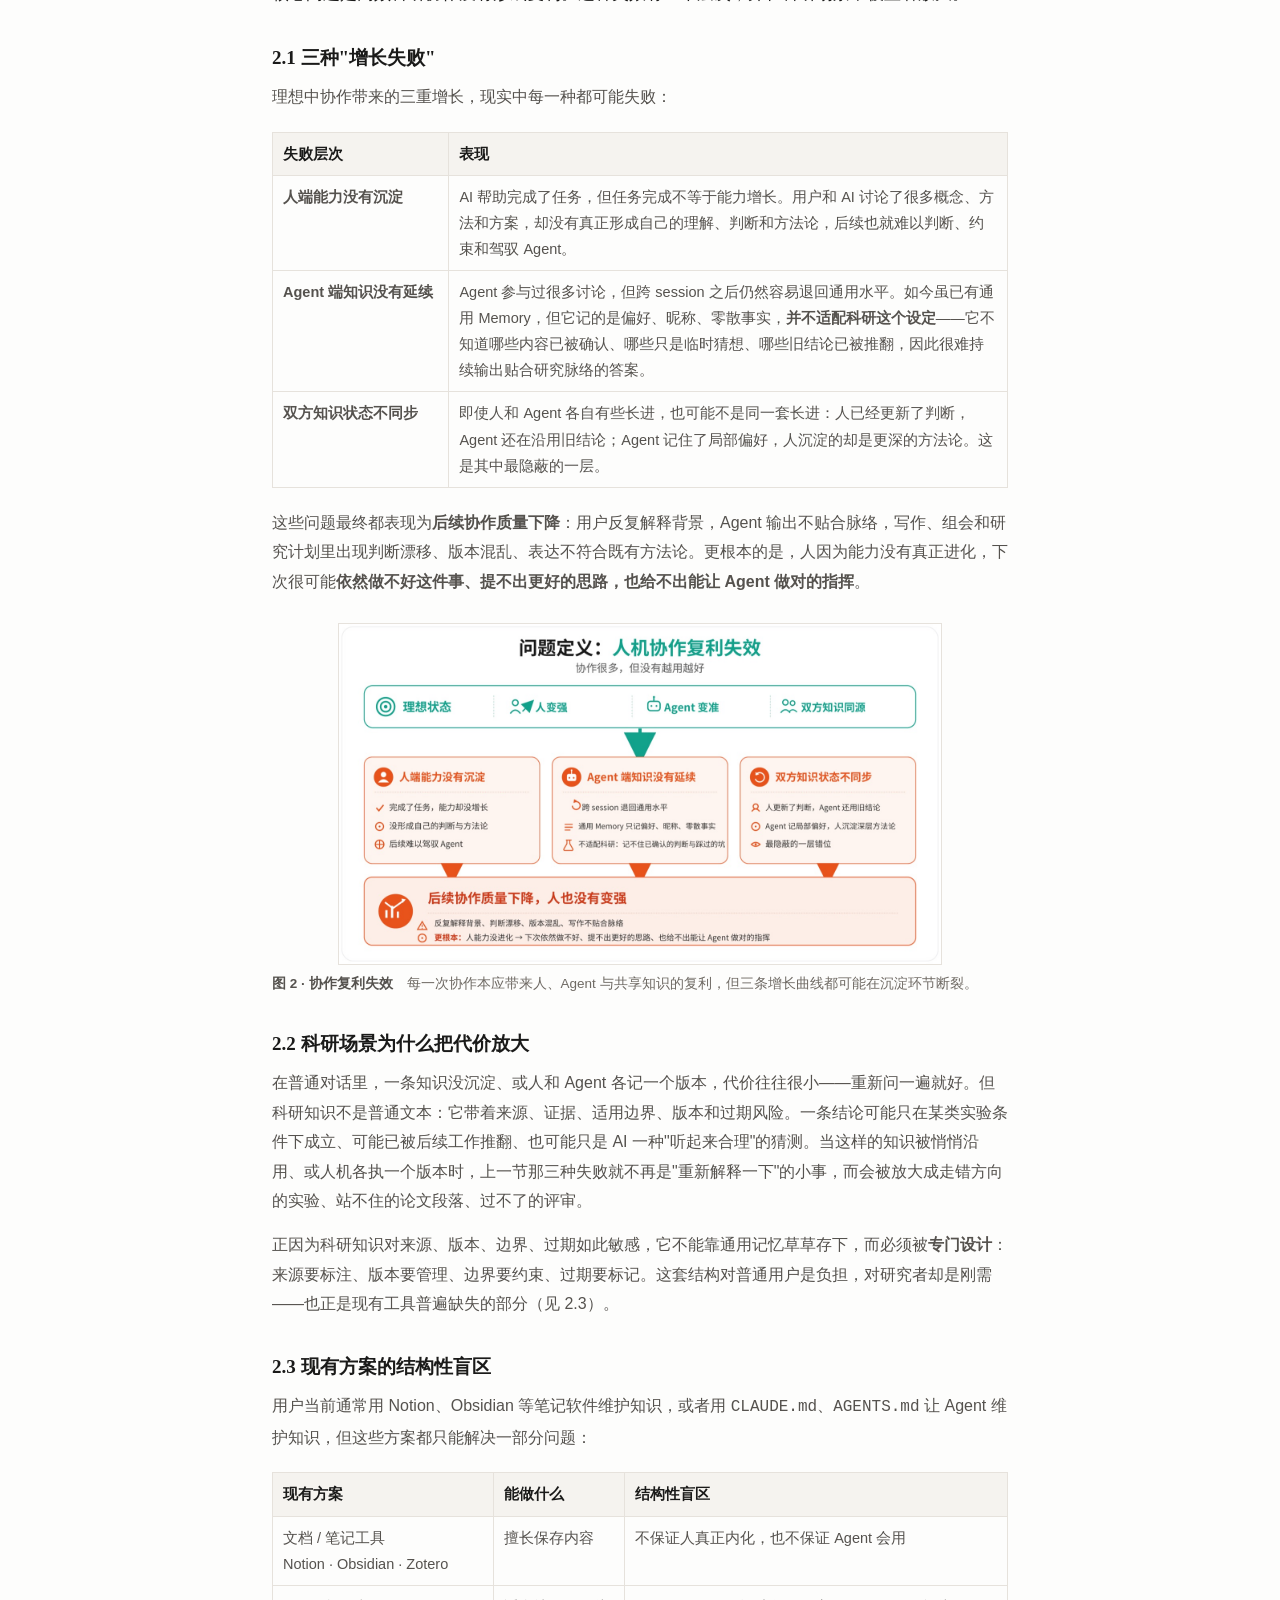
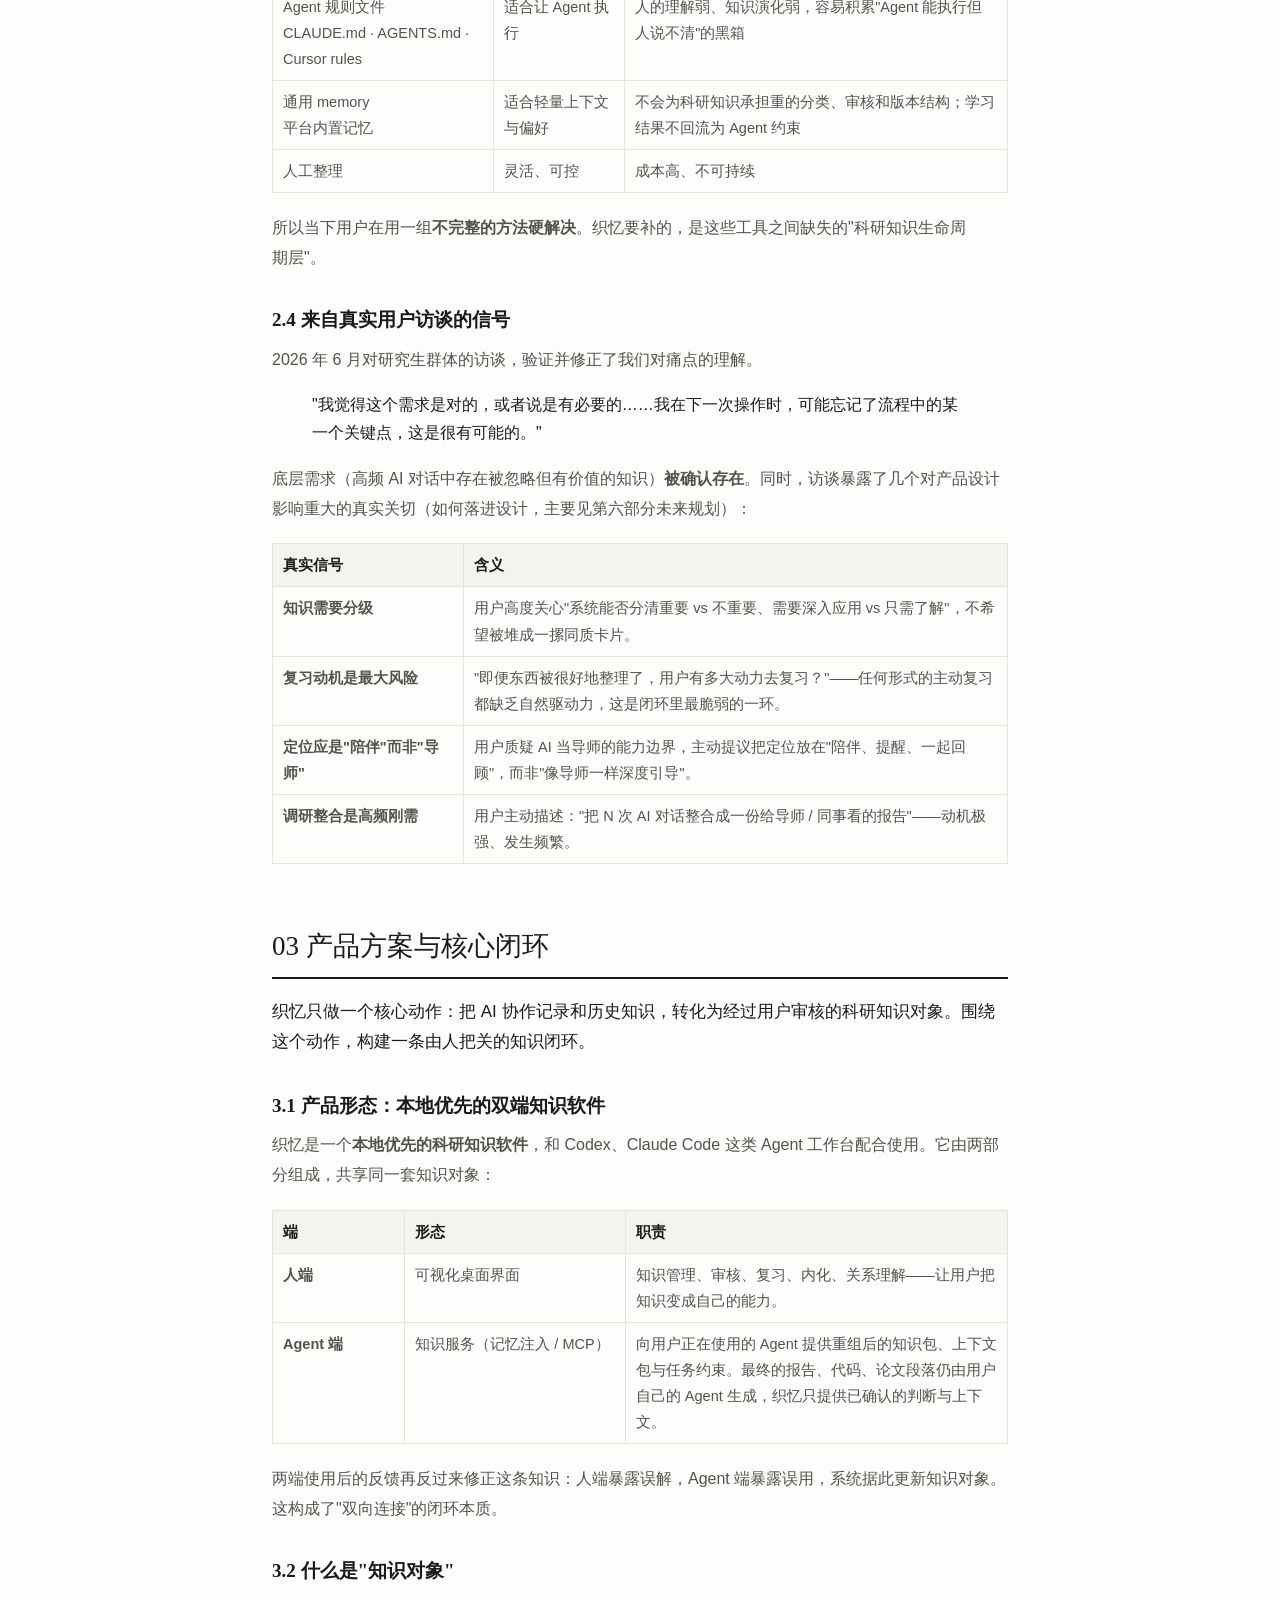
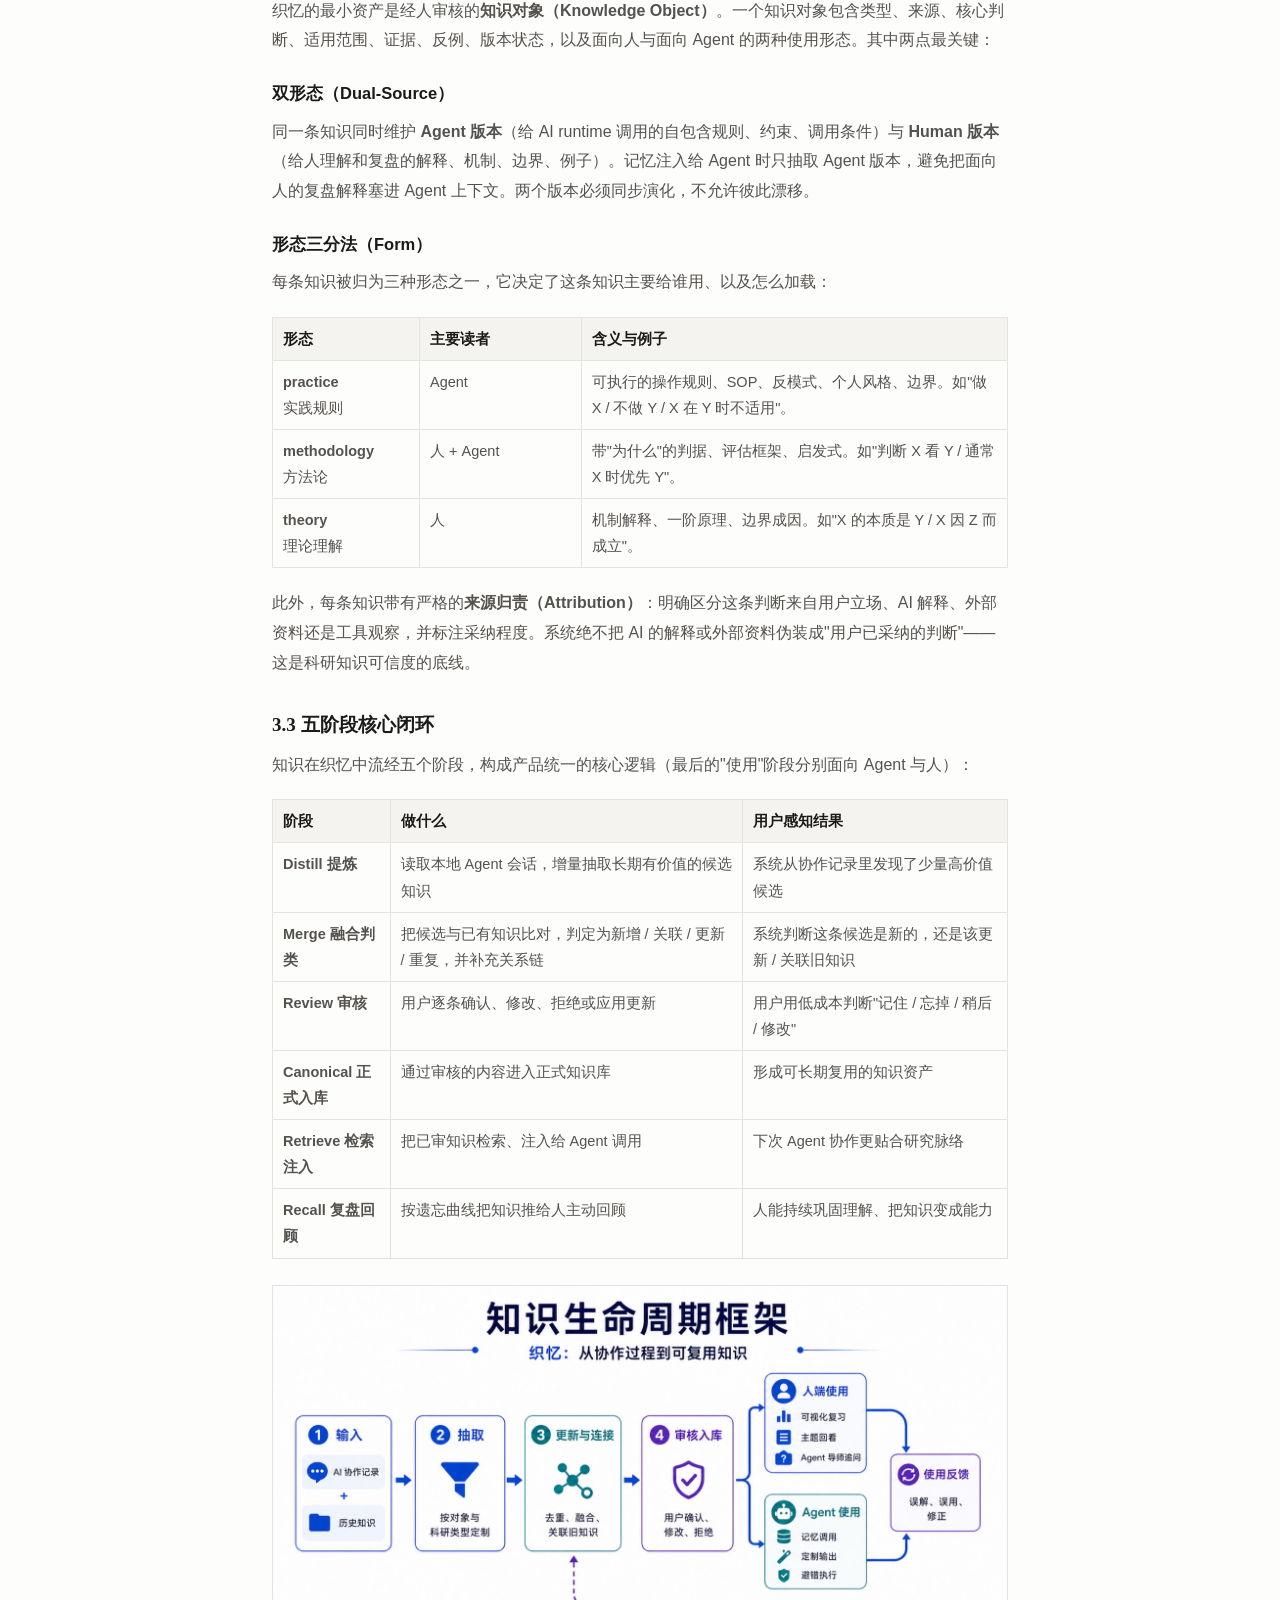
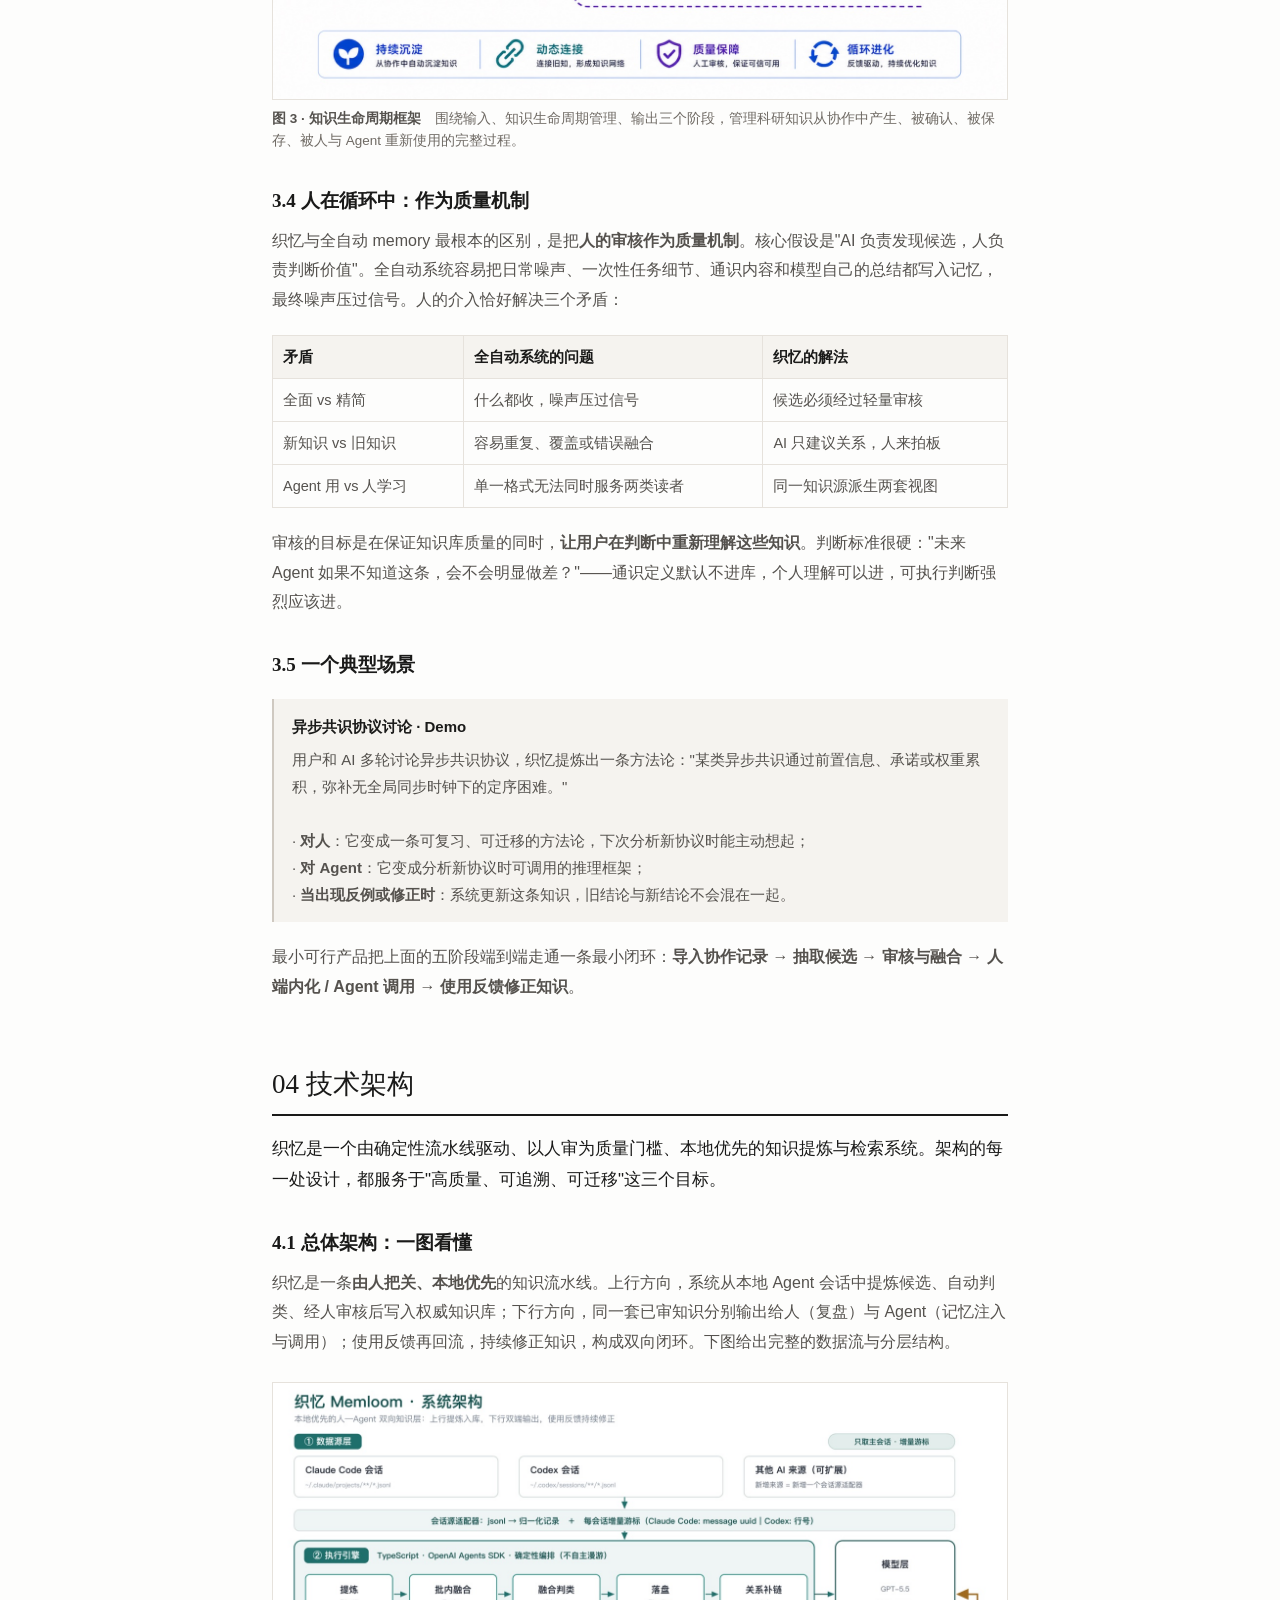
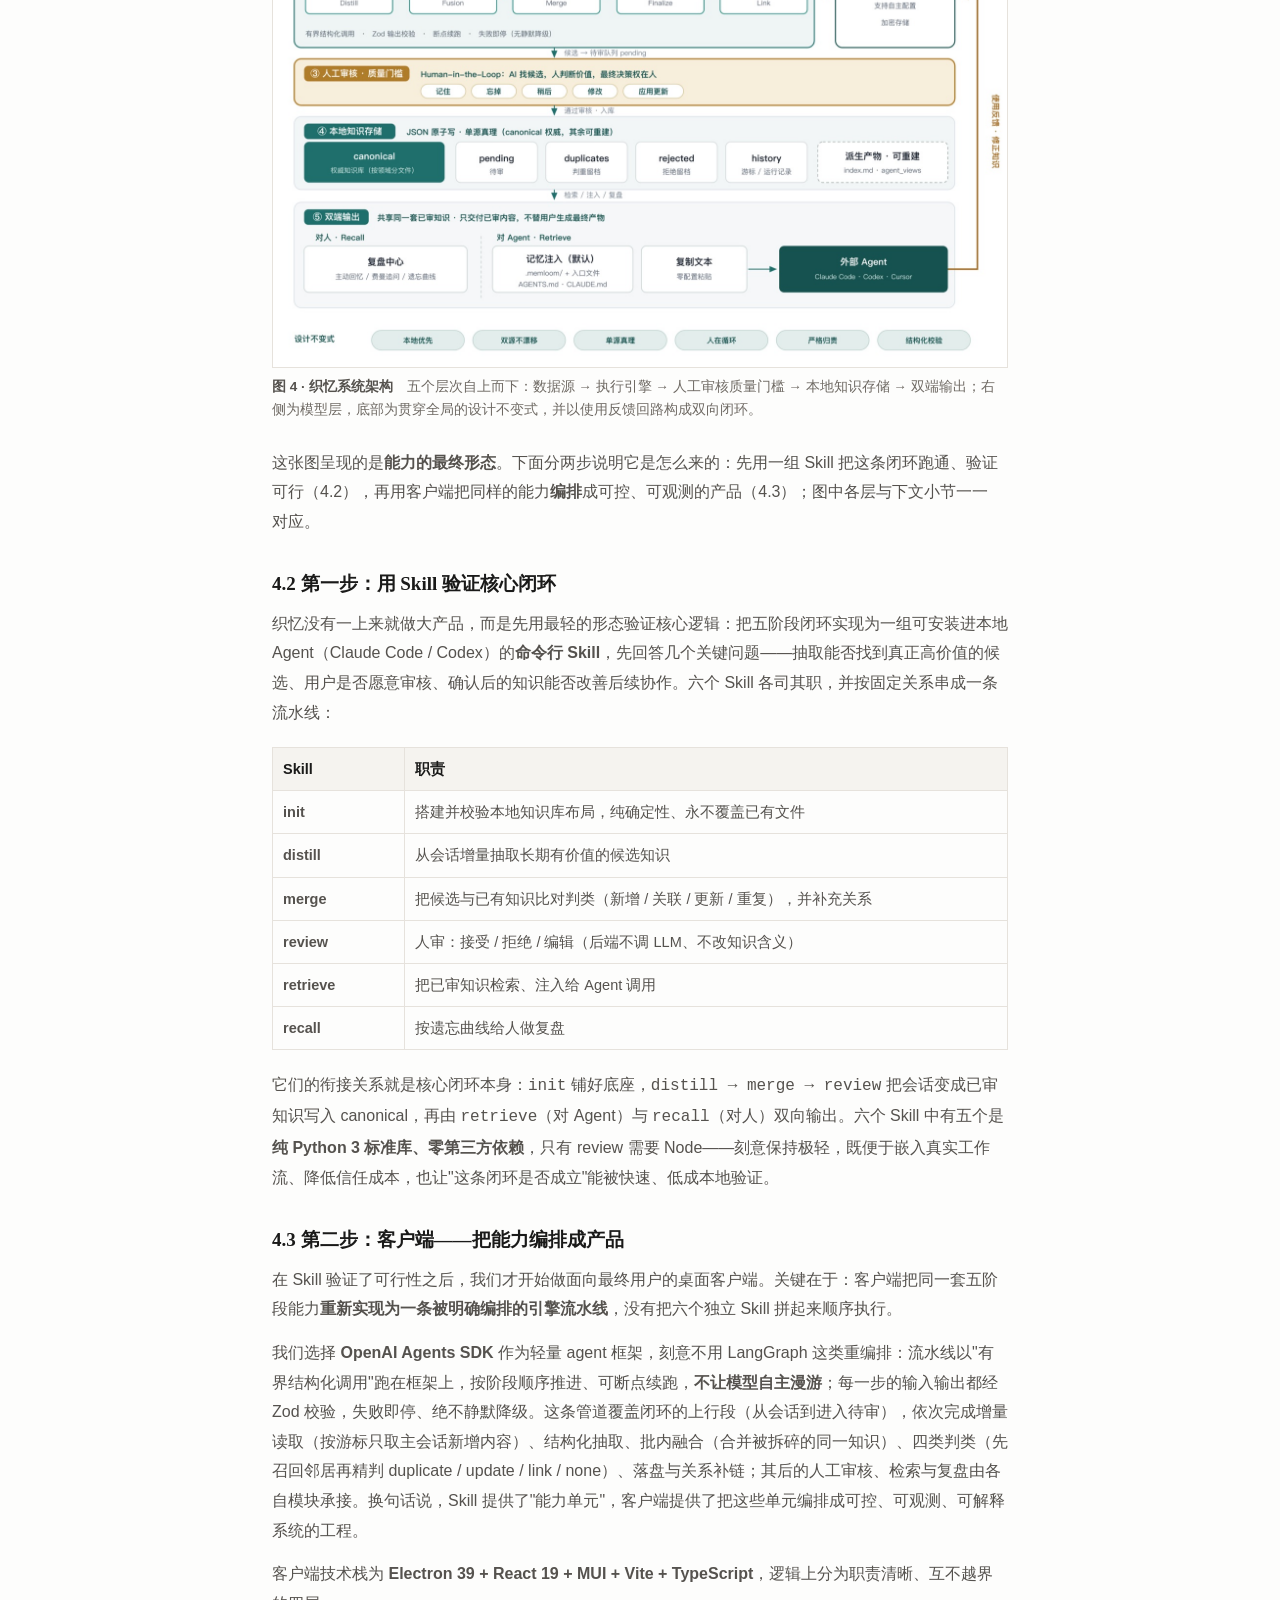
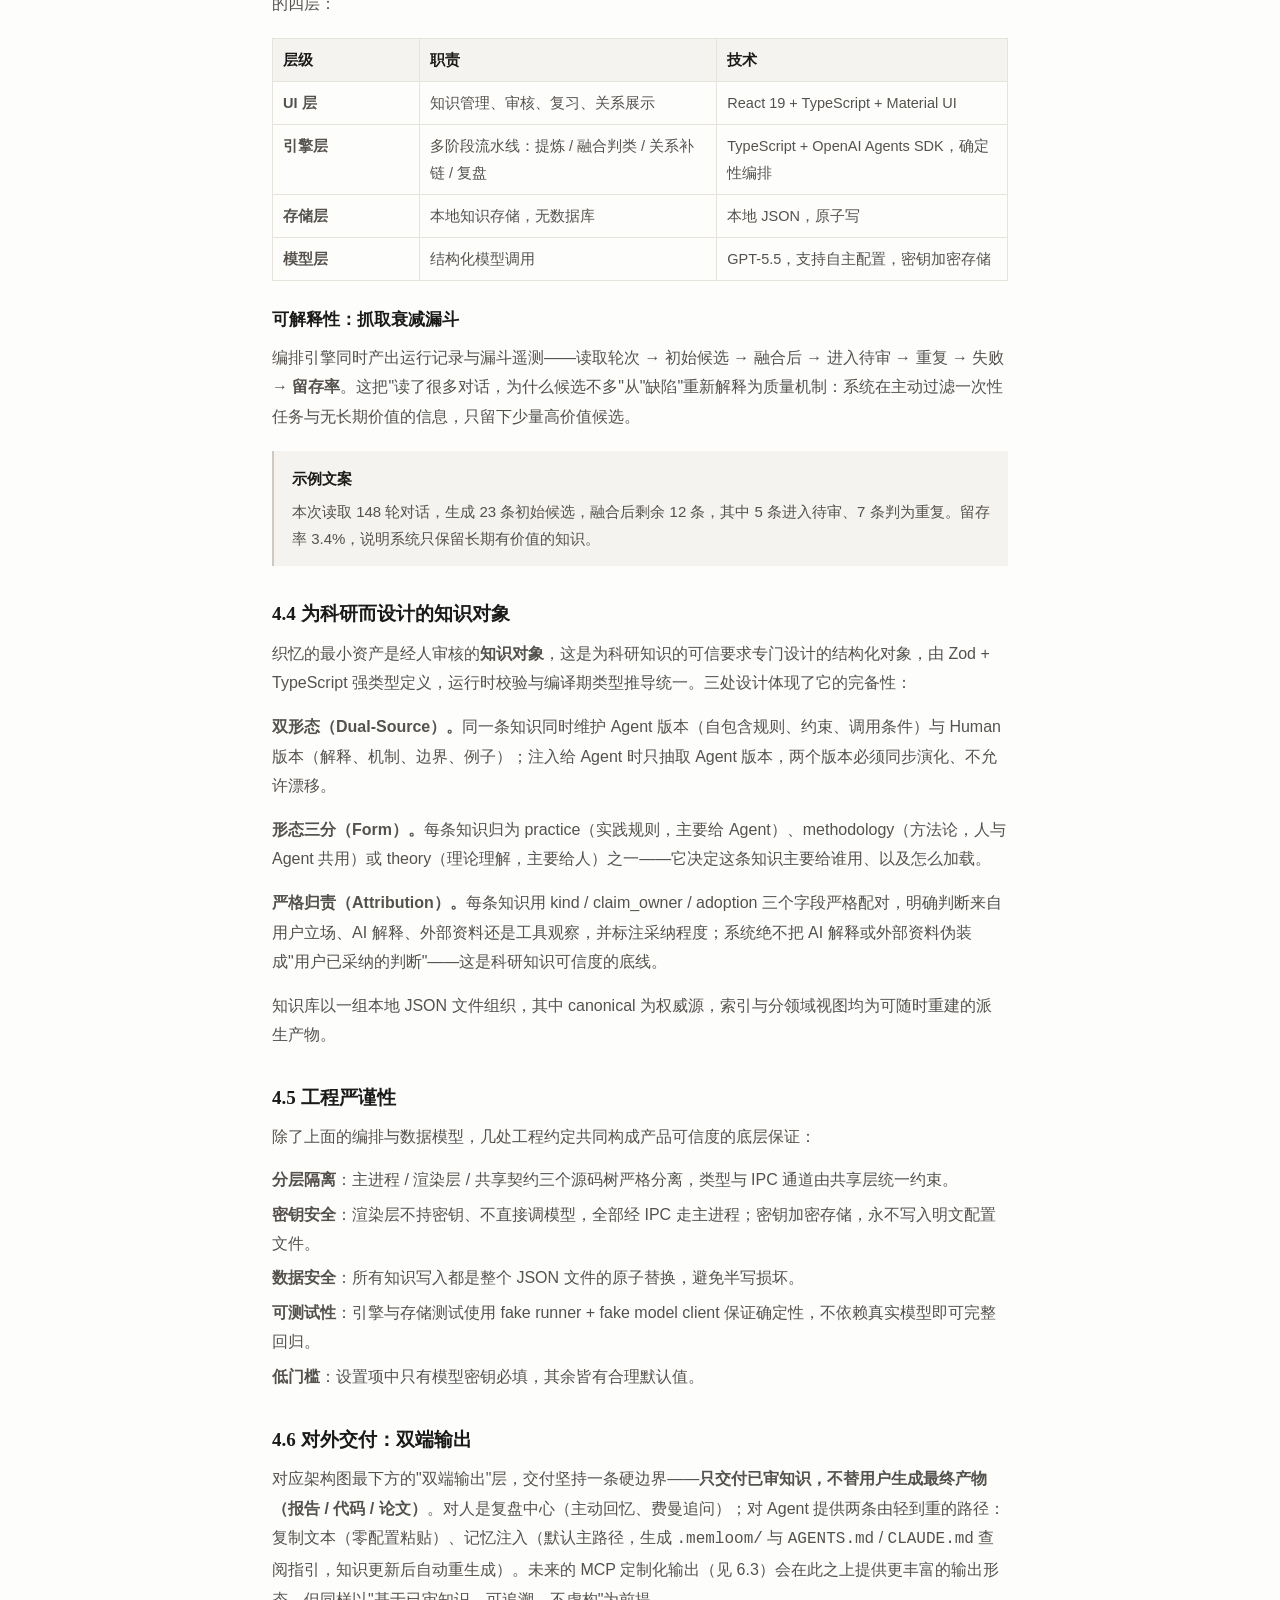
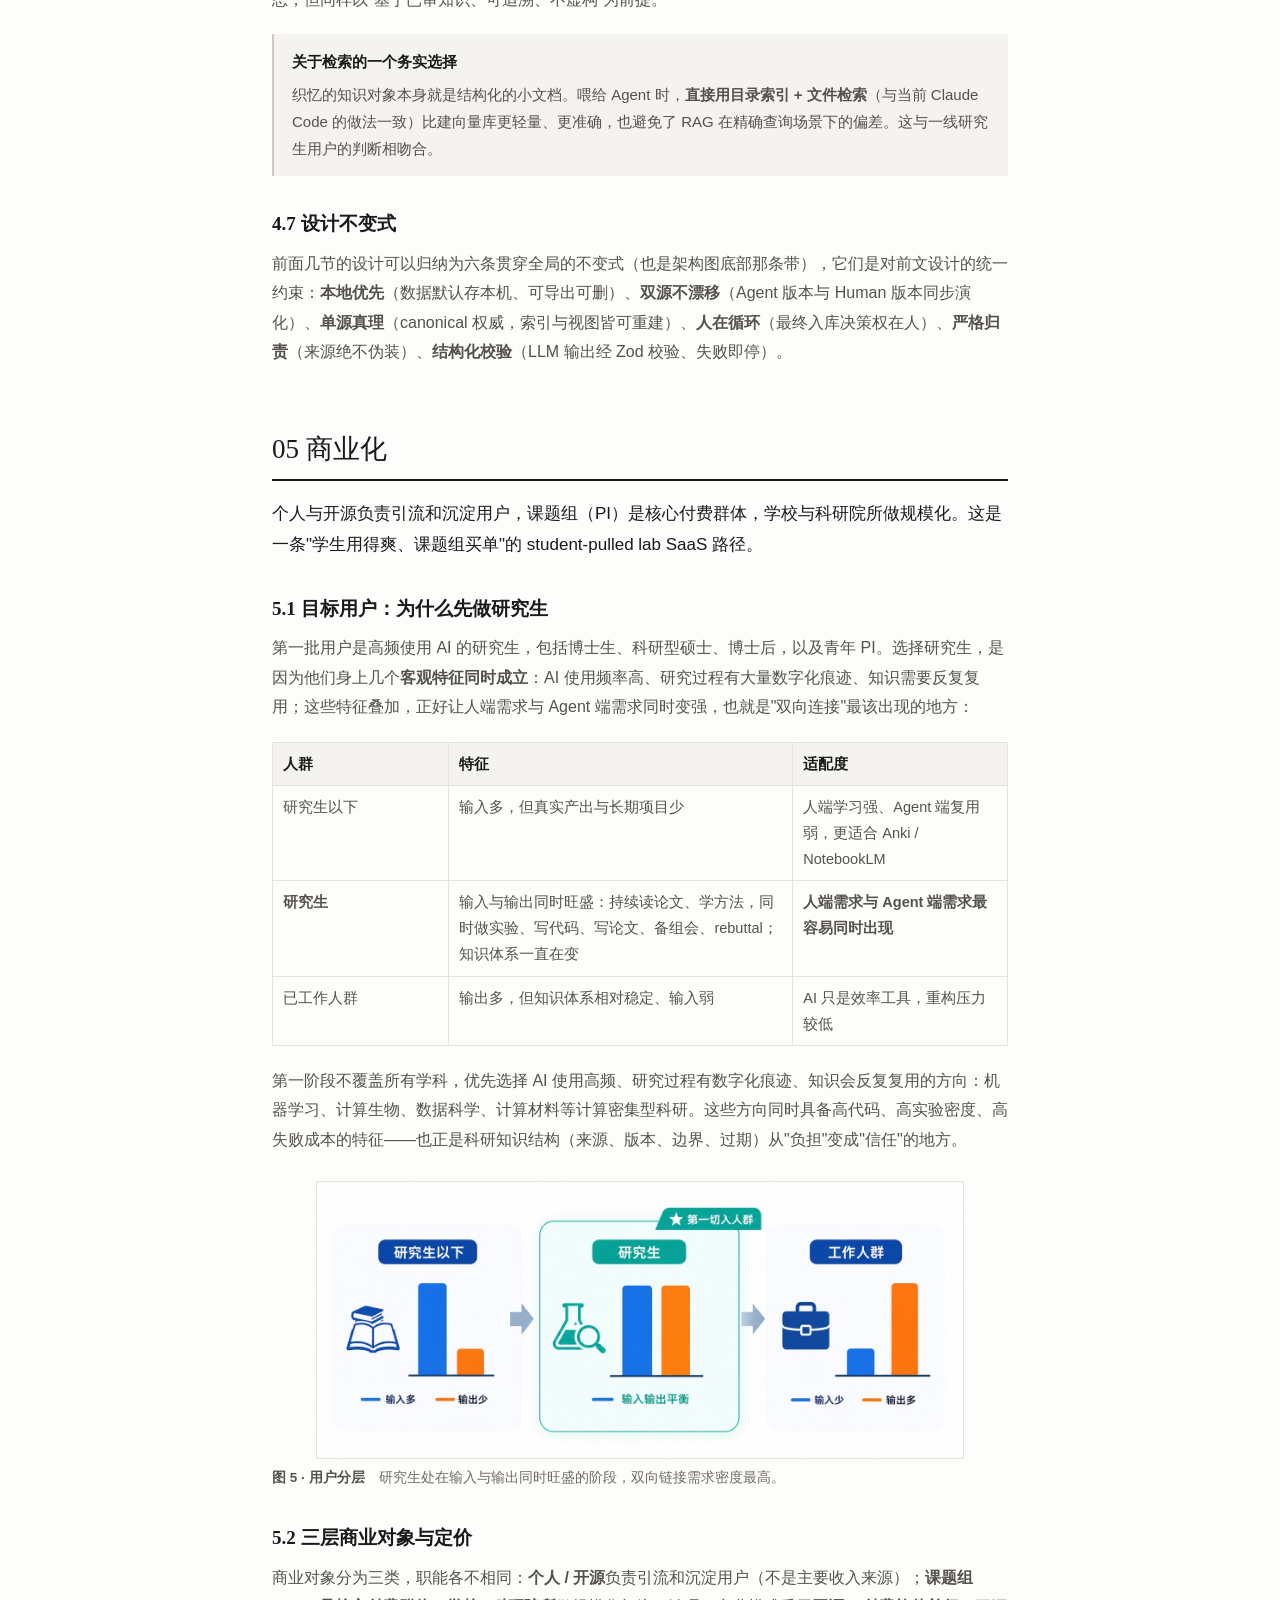
<file: products/memloom.html>
<!doctype html>
<html lang="zh-CN">
<head>
<meta charset="utf-8">
<meta name="viewport" content="width=device-width,initial-scale=1">
<title>织忆 Memloom · 马元一</title>
<meta name="description" content="人和自己 AI 之间的知识治理层：AI 找候选、人判价值。">
<link rel="icon" href="data:image/svg+xml,<svg xmlns='http://www.w3.org/2000/svg' viewBox='0 0 100 100'><text y='.92em' font-size='92' font-family='Georgia,serif'>马</text></svg>">
<link rel="stylesheet" href="../assets/style.css">
<style>
.doc{max-width:46em;margin:0 auto}
.doc h1{font-size:27px;font-weight:normal;font-family:Georgia,"Songti SC","Source Han Serif SC",serif;margin:64px 0 18px;padding-bottom:12px;border-bottom:2px solid var(--ink);line-height:1.35}
.doc h2{font-size:19px;font-weight:600;margin:34px 0 10px;color:var(--ink);line-height:1.5}
.doc h3{font-size:16.5px;font-weight:600;font-family:inherit;margin:24px 0 8px;color:var(--ink)}
.doc h4{font-size:16px;font-weight:600;margin:22px 0 8px;color:var(--ink)}
.doc p{color:var(--ink-2);font-size:16px;line-height:1.85;margin:0 0 14px}
.doc ul,.doc ol{padding-left:1.3em;color:var(--ink-2);margin:0 0 16px}
.doc li{margin-bottom:6px;line-height:1.8}
.doc img{display:block;max-width:100%;height:auto;margin:24px auto;border:1px solid var(--rule)}
.doc figcaption{font-size:13px;color:var(--ink-3);text-align:center;margin:-14px 0 26px}
.doc table{width:100%;border-collapse:collapse;margin:20px 0;font-size:14.5px}
.doc th,.doc td{border:1px solid var(--rule);padding:8px 10px;text-align:left;vertical-align:top;color:var(--ink-2)}
.doc th{background:var(--bg-2);color:var(--ink);font-weight:600}
.doc hr{border:0;border-top:1px solid var(--rule);margin:44px 0}
.evo{padding-bottom:8px}
.evo h3{font-size:19px}
.toc{margin:30px 0 8px;padding:14px 18px;border:1px solid var(--rule);background:var(--bg-2)}
.toc-t{font-size:13px;color:var(--ink-3);letter-spacing:.04em}
.toc ol{list-style:none;margin:6px 0 0;padding:0;columns:2;column-gap:28px}
.toc li{margin:0;font-size:15px;line-height:1.9}
@media(max-width:620px){.toc ol{columns:1}}
.doc h1[id]{scroll-margin-top:16px}
.kicker{font-size:13px;color:var(--ink-3);letter-spacing:.04em;margin:44px 0 0}
.kicker + h1{margin-top:4px!important}
.doc .lead{font-size:17px;color:var(--ink);line-height:1.8}
.doc .deck{font-size:17px;color:var(--ink);line-height:1.8}
.tl{margin:26px 0 10px}
.stage{display:grid;grid-template-columns:108px 1fr;gap:6px 20px;padding:18px 0;border-top:1px solid var(--rule)}
.stage .shot{grid-column:2}
.stage .shot img{margin:8px 0 0}
.stage h2{margin:0 0 8px}
.when{display:block;font-family:ui-monospace,Menlo,monospace;font-size:14px;color:var(--ink);padding-top:3px}
.when small{display:block;font-family:inherit;font-size:13px;color:var(--ink-3);margin-top:2px}
.when.gold{color:var(--mark)}
@media(max-width:620px){.stage{grid-template-columns:1fr}.stage .shot{grid-column:1}}
.link-box{font-size:14.5px;color:var(--ink-2);padding:10px 14px;border-left:2px solid var(--rule-2);margin:10px 0 0;word-break:break-all}
.links{font-size:14.5px;color:var(--ink-2);margin:22px 0 14px;line-height:1.9}
.links .lb{font-weight:600;color:var(--ink);margin-right:10px}
.links .dot{color:var(--rule-2);margin:0 8px}
.callout{margin:20px 0;padding:14px 18px;background:var(--bg-2);border-left:2px solid var(--rule-2);color:var(--ink-2);font-size:15px}
.callout .t,.callout > b:first-child{display:block;font-weight:600;color:var(--ink);margin-bottom:6px}
.callout ol,.callout ul{margin:0}
.callout p{font-size:15px;margin:0 0 8px}
.foot{display:flex;justify-content:space-between;flex-wrap:wrap;gap:10px;font-size:13px;color:var(--ink-3);border-top:1px solid var(--rule);padding-top:10px;margin-top:22px}
.figure{margin:26px 0}
.figure img{margin:0 auto 8px}
.cap{font-size:13.5px;color:var(--ink-3);line-height:1.7;text-align:left}
.cap b{color:var(--ink-2)}
.pull{font-family:Georgia,"Songti SC","Source Han Serif SC",serif;font-size:19px;color:var(--ink);border-left:3px solid var(--ink);padding:4px 0 4px 16px;margin:26px 0;line-height:1.6}
.pull[style]{margin-top:30px!important}
ul.clean{list-style:none;padding-left:0}
ul.clean li{padding-left:0}
.kpis{display:grid;grid-template-columns:repeat(3,1fr);gap:12px;margin:18px 0 22px}
.kpi{border:1px solid var(--rule);padding:12px 14px}
.kpi .n{display:block;font-size:22px;color:var(--ink);font-family:Georgia,serif}
.kpi .l{font-size:13.5px;color:var(--ink-3)}
@media(max-width:620px){.kpis{grid-template-columns:1fr}}
</style>
</head>
<body>

<header class="top">
  <div class="top-in">
    <a class="wordmark" href="../index.html">马元一</a>
    <nav>
      <a href="../experience/index.html">经历</a>
      <a href="../research/index.html">研究</a>
      <a href="../products/index.html" aria-current="page">产品</a>
      <a href="../competitions/index.html">竞赛</a>
    </nav>
    <button id="themeBtn" type="button" aria-label="切换深色模式"><svg width="18" height="18" viewBox="0 0 24 24" fill="none" stroke="currentColor" stroke-width="1.6" aria-hidden="true"><circle cx="12" cy="12" r="8.5"/><path d="M12 3.5v17a8.5 8.5 0 0 0 0-17z" fill="currentColor"/></svg></button>
  </div>
</header>

<div class="wrap narrow">
  <div class="masthead">
    <h1>织忆 Memloom</h1>
    <p class="sub">把研究者与 Agent 的每一次协作，沉淀为可审核、可演化、可输出的科研知识。</p>
    <div class="chips" style="margin-top:16px">
      <a href="https://www.bilibili.com/video/BV18ktf6dER2/" target="_blank" rel="noopener">Demo 视频</a>
      <a href="https://github.com/Yuanyi-Ma/Zhi-Yi" target="_blank" rel="noopener">GitHub</a>
      <a href="https://xhslink.cn/o/912Wv43uokv" target="_blank" rel="noopener">峰会分享记录</a>
      <a href="index.html">全部产品</a>
    </div>
  </div>

  <div class="doc">
<nav class="toc" aria-label="目录"><span class="toc-t">目录</span><ol><li><a href="#c0">产品演进说明</a></li><li><a href="#c1">01 项目背景</a></li><li><a href="#c2">02 解决的痛点</a></li><li><a href="#c3">03 产品方案与核心闭环</a></li><li><a href="#c4">04 技术架构</a></li><li><a href="#c5">05 商业化</a></li><li><a href="#c6">06 未来规划</a></li></ol></nav>

    <div class="evo">

<p class="kicker">产品演进说明</p>
<h1 id="c0">从第一版到现在：<br>织忆做了什么，为什么改</h1>
<p class="lead">织忆（Memloom）的起点是一个通用的个人知识沉淀工具：把用户与 AI 的对话自动变成可复习的知识。第一版做出来并对外分享后，用户访谈告诉我们"通用知识库"缺少真正的落地场景，于是我们把它收窄为面向研究生的科研知识协同层，机制也从"帮人记住"改成"人与 Agent 双向连接"。下面先讲这条路怎么走过来，再从「01 项目背景」开始完整介绍现在这一版。</p>

<div class="tl">
<div class="stage">
  <div><span class="when">2026.03<small>第一版</small></span></div>
  <div>
    <h2>通用的个人知识沉淀工具</h2>
    <ul>
      <li><b>出发点：</b>研究生每天和 AI 深度对话，大量有价值的知识看过就忘；停下来记笔记会打断心流，静态笔记又很难复习。</li>
      <li><b>形态：</b>OpenClaw 插件。后台读取 AI 对话，自动抽取知识整理成卡片，按记忆曲线推送，用费曼式对话复习。面向所有 AI 重度用户。</li>
      <li><b>对外：</b>2026 年 3 月 27 日在「2026 腾讯云上海城市峰会」晚间活动「腾云开FUN夜」上，结合 WorkBuddy 做了分享。</li>
    </ul>
    <div class="link-box"><b>分享记录（小红书）</b>「WorkBuddy 开发麦：博士是怎么玩转 AI 的」<br><a href="https://xhslink.cn/o/912Wv43uokv">https://xhslink.cn/o/912Wv43uokv</a></div>
  </div>
  <div class="shot"><img src="[data-uri]" alt="第一版插件界面"><div class="cap">第一版：OpenClaw 插件的收纳与复习界面</div></div>
</div>

<div class="stage no-img">
  <div><span class="when gold">2026.05<small>用户访谈</small></span></div>
  <div>
    <h2>通用形态站不住，必须找具体场景</h2>
    <ul>
      <li><b>需求成立，形态不被认可。</b>受访者承认"AI 对话里的知识在流失"，但指出复习卡在动机上：卡片做得再好，也不会被打开。</li>
      <li><b>通用记忆正在被平台吃掉。</b>ChatGPT memory、Claude Code auto memory 都在覆盖"记住用户偏好和项目上下文"这一层，泛用的知识库没有自己的位置。</li>
      <li><b>用户给出的方向全是具体场景里的要求：</b>知识要按类型分（灵活应用 vs 记忆背诵）、按当前任务渐进披露、把多次 AI 对话整合成给导师看的调研报告。</li>
      <li><b>结论：</b>把"通用知识型产品"收窄为一个落地场景——研究生的科研协作，并让沉淀下来的知识同时服务人和 Agent。</li>
    </ul>
  </div>
</div>

<div class="stage">
  <div><span class="when">2026.06<small>第二版·至今</small></span></div>
  <div>
    <h2>面向研究生的科研知识协同层</h2>
    <ul>
      <li><b>场景：</b>研究生与 Agent 的日常科研协作——读论文、跑实验、写代码、组会汇报。</li>
      <li><b>机制：</b>从"帮人记住"改为<b>双向连接</b>。同一条知识有两个形态：一个帮人内化（费曼式复习），一个给 Agent 调用（注入本地 Agent 的工作目录）。</li>
      <li><b>形态：</b>桌面端 + 一套通用 Agent Skill，本地优先；五阶段闭环：提炼 → 合并 → 审核 → 入库 → 调用 / 复盘。</li>
    </ul>
  </div>
  <div class="shot"><img src="[data-uri]" alt="第二版介绍封面"><div class="cap">第二版：现在的织忆，即本文档介绍的版本</div></div>
</div>
</div>

<div class="links"><span class="lb">链接</span><a href="https://www.bilibili.com/video/BV18ktf6dER2/">Demo 视频 · bilibili.com/video/BV18ktf6dER2</a><span class="dot">·</span><a href="https://github.com/Yuanyi-Ma/Zhi-Yi">代码仓库 · github.com/Yuanyi-Ma/Zhi-Yi</a><span class="dot">·</span><a href="https://xhslink.cn/o/912Wv43uokv">峰会分享 · 小红书</a></div>
<div class="callout"><span class="t">怎么读这套材料</span>
<ol>
<li>产品演进说明（本节）：产品是什么、怎么演进到今天。</li>
<li>01–06 章：第二版的完整产品介绍，包括背景、痛点、方案与闭环、技术架构、商业化、规划。</li>
<li>Demo 视频（B 站链接在本页顶部）：第二版的真实操作演示；小红书链接是第一版在峰会分享的记录。</li>
</ol></div>
<div class="foot"><span>织忆 Memloom · 产品演进说明</span><span>马元一 · 2026 年 9 月</span></div>

    </div>
    <hr>
<h1 id="c1">01 项目背景</h1>
<h2>1.1 AI 已经走进真实科研工作流</h2>
<p>过去两年里，研究者使用 AI 的方式发生了本质变化。AI 不再只是一个查资料的搜索框，而是深度参与到真实的科研过程中：研究者用它讨论方案、推导思路、写和改代码、修订论文、分析实验结果、准备组会与 rebuttal。科研知识的一部分，正在从静态的文档与笔记，转移到人与 AI 持续往返的协作过程里。</p>
<p>这意味着，研究者每天都在和 AI 产生大量高密度对话。这些对话里真正有长期价值的，是其中沉淀出的<b>认知增量</b>：方法论、判断标准、领域陷阱、长期偏好这类未来还会反复用到的东西。</p>

<h2>1.2 一个被忽视的新问题：高频协作没有形成复利</h2>
<p>核心问题只有一个：<b>没有沉淀</b>。今天的工具几乎都只盯着"过程"——把对话、任务、代码一条条记录下来，却不管这个过程里真正产出的认知有没有被吸收。结果是人在一次次协作里明明学到了东西，却没把它变成自己的判断和方法论，<b>能力并没有真的增长</b>；下次遇到相似的问题，还是得从头问、从头想。</p>
<p>Agent 这一侧同样缺位。它现在能依赖的多半是<b>通用记忆系统</b>，记的是"用户叫什么、偏好什么风格、上次聊过什么"这类零散事实，而不是科研真正需要的东西——已经被确认的判断、踩过的坑、方法论、研究脉络的演化。于是人没沉淀、Agent 也没沉淀，下次它处理相关任务时<b>依然做不好</b>。这才是高频协作<b>没有形成复利</b>的根源：每一次本该让人和 Agent 一起变强的协作，最后都像从零开始。</p>

<h2>1.3 织忆是什么：科研场景的人—Agent 双向连接</h2>
<p>织忆是面向 AI-native 科研的<b>知识协同层</b>。它从研究者与 Agent 的协作记录中提取长期有价值的科研知识，经过用户轻量审核后，沉淀成一套既能帮助人复盘理解、也能帮助 Agent 继续调用的知识资产。</p>
<p>这里的"双向连接"指<b>同一条科研知识有两种使用形态</b>：对人，它要能被理解、复盘和迁移；对 Agent，它要能被调用、约束和更新。两端共享同一条经过审核的知识，内容不会各自维护、彼此漂移。科研场景进一步决定了这些知识还必须处理来源、证据、边界、版本、冲突与审核。</p>
<div class="pull">"织忆让人与 Agent 在同一套持续生长的科研知识上协作。"</div>

<h2>1.4 为什么是现在</h2>
<p>这件事以前做不了，是因为 AI 还没有稳定参与复杂的科研讨论，也没有形成足够多的人机协作记录。如今，聊天、代码、写作、实验日志和项目文档都在持续数字化，系统可以从这些痕迹里识别出长期知识；Agent 也越来越深地参与科研，越来越需要和人共享同一套已确认的知识。</p>
<p>这里有一个我们最核心的判断：<b>模型能力越强，人和 Agent 之间的知识错位反而越隐蔽、代价也越大。</b>当 AI 看起来什么都能答时，人很容易误以为自己已经掌握，Agent 也很容易在缺少用户真实判断时给出"看似合理却偏离脉络"的答案——能力越强，这种错位越不容易被当场发现，等到实验、论文或评审里暴露出来时，代价已经产生。技术条件（深度协作、数字化痕迹、结构化输出能力）与需求强度（错位代价上升）在此刻同时成立，正是现在该做这件事的原因。</p>

<div class="figure">
  <img src="../assets/works/memloom/img/zhiyi-framework-01-core-innovation.jpg">
  <div class="cap"><b>图 1 · 核心创新框架</b>　科研场景下人与 Agent 的双向连接：同时研究人端需求与 Agent 端需求，并修复二者独立工作时产生的断裂。</div>
</div>

<!-- ============ PART 2 ============ -->
<h1 id="c2" class="part"><span class="num">02 解决的痛点</span></h1>
<p class="deck">核心问题是高频科研协作没有形成复利。这种失效有三个层次，并在科研场景中被显著放大。</p>

<h2>2.1 三种"增长失败"</h2>
<p>理想中协作带来的三重增长，现实中每一种都可能失败：</p>
<table>
  <tr><th style="width:24%">失败层次</th><th>表现</th></tr>
  <tr><td><b>人端能力没有沉淀</b></td><td>AI 帮助完成了任务，但任务完成不等于能力增长。用户和 AI 讨论了很多概念、方法和方案，却没有真正形成自己的理解、判断和方法论，后续也就难以判断、约束和驾驭 Agent。</td></tr>
  <tr><td><b>Agent 端知识没有延续</b></td><td>Agent 参与过很多讨论，但跨 session 之后仍然容易退回通用水平。如今虽已有通用 Memory，但它记的是偏好、昵称、零散事实，<b>并不适配科研这个设定</b>——它不知道哪些内容已被确认、哪些只是临时猜想、哪些旧结论已被推翻，因此很难持续输出贴合研究脉络的答案。</td></tr>
  <tr><td><b>双方知识状态不同步</b></td><td>即使人和 Agent 各自有些长进，也可能不是同一套长进：人已经更新了判断，Agent 还在沿用旧结论；Agent 记住了局部偏好，人沉淀的却是更深的方法论。这是其中最隐蔽的一层。</td></tr>
</table>
<p>这些问题最终都表现为<b>后续协作质量下降</b>：用户反复解释背景，Agent 输出不贴合脉络，写作、组会和研究计划里出现判断漂移、版本混乱、表达不符合既有方法论。更根本的是，人因为能力没有真正进化，下次很可能<b>依然做不好这件事、提不出更好的思路，也给不出能让 Agent 做对的指挥</b>。</p>

<div class="figure">
  <img src="../assets/works/memloom/img/zhiyi-problem-collaboration-compound-failure.jpg" style="width:82%">
  <div class="cap"><b>图 2 · 协作复利失效</b>　每一次协作本应带来人、Agent 与共享知识的复利，但三条增长曲线都可能在沉淀环节断裂。</div>
</div>

<h2>2.2 科研场景为什么把代价放大</h2>
<p>在普通对话里，一条知识没沉淀、或人和 Agent 各记一个版本，代价往往很小——重新问一遍就好。但科研知识不是普通文本：它带着来源、证据、适用边界、版本和过期风险。一条结论可能只在某类实验条件下成立、可能已被后续工作推翻、也可能只是 AI 一种"听起来合理"的猜测。当这样的知识被悄悄沿用、或人机各执一个版本时，上一节那三种失败就不再是"重新解释一下"的小事，而会被放大成走错方向的实验、站不住的论文段落、过不了的评审。</p>
<p>正因为科研知识对来源、版本、边界、过期如此敏感，它不能靠通用记忆草草存下，而必须被<b>专门设计</b>：来源要标注、版本要管理、边界要约束、过期要标记。这套结构对普通用户是负担，对研究者却是刚需——也正是现有工具普遍缺失的部分（见 2.3）。</p>

<h2>2.3 现有方案的结构性盲区</h2>
<p>用户当前通常用 Notion、Obsidian 等笔记软件维护知识，或者用 <code>CLAUDE.md</code>、<code>AGENTS.md</code> 让 Agent 维护知识，但这些方案都只能解决一部分问题：</p>
<table>
  <tr><th style="width:30%">现有方案</th><th>能做什么</th><th>结构性盲区</th></tr>
  <tr><td>文档 / 笔记工具<br><span class="small">Notion · Obsidian · Zotero</span></td><td>擅长保存内容</td><td>不保证人真正内化，也不保证 Agent 会用</td></tr>
  <tr><td>Agent 规则文件<br><span class="small">CLAUDE.md · AGENTS.md · Cursor rules</span></td><td>适合让 Agent 执行</td><td>人的理解弱、知识演化弱，容易积累"Agent 能执行但人说不清"的黑箱</td></tr>
  <tr><td>通用 memory<br><span class="small">平台内置记忆</span></td><td>适合轻量上下文与偏好</td><td>不会为科研知识承担重的分类、审核和版本结构；学习结果不回流为 Agent 约束</td></tr>
  <tr><td>人工整理</td><td>灵活、可控</td><td>成本高、不可持续</td></tr>
</table>
<p>所以当下用户在用一组<b>不完整的方法硬解决</b>。织忆要补的，是这些工具之间缺失的"科研知识生命周期层"。</p>

<h2>2.4 来自真实用户访谈的信号</h2>
<p>2026 年 6 月对研究生群体的访谈，验证并修正了我们对痛点的理解。</p>
<blockquote>"我觉得这个需求是对的，或者说是有必要的……我在下一次操作时，可能忘记了流程中的某一个关键点，这是很有可能的。"</blockquote>
<p>底层需求（高频 AI 对话中存在被忽略但有价值的知识）<b>被确认存在</b>。同时，访谈暴露了几个对产品设计影响重大的真实关切（如何落进设计，主要见第六部分未来规划）：</p>
<table>
  <tr><th style="width:26%">真实信号</th><th>含义</th></tr>
  <tr><td><b>知识需要分级</b></td><td>用户高度关心"系统能否分清重要 vs 不重要、需要深入应用 vs 只需了解"，不希望被堆成一摞同质卡片。</td></tr>
  <tr><td><b>复习动机是最大风险</b></td><td>"即便东西被很好地整理了，用户有多大动力去复习？"——任何形式的主动复习都缺乏自然驱动力，这是闭环里最脆弱的一环。</td></tr>
  <tr><td><b>定位应是"陪伴"而非"导师"</b></td><td>用户质疑 AI 当导师的能力边界，主动提议把定位放在"陪伴、提醒、一起回顾"，而非"像导师一样深度引导"。</td></tr>
  <tr><td><b>调研整合是高频刚需</b></td><td>用户主动描述："把 N 次 AI 对话整合成一份给导师 / 同事看的报告"——动机极强、发生频繁。</td></tr>
</table>

<!-- ============ PART 3 ============ -->
<h1 id="c3" class="part"><span class="num">03 产品方案与核心闭环</span></h1>
<p class="deck">织忆只做一个核心动作：把 AI 协作记录和历史知识，转化为经过用户审核的科研知识对象。围绕这个动作，构建一条由人把关的知识闭环。</p>

<h2>3.1 产品形态：本地优先的双端知识软件</h2>
<p>织忆是一个<b>本地优先的科研知识软件</b>，和 Codex、Claude Code 这类 Agent 工作台配合使用。它由两部分组成，共享同一套知识对象：</p>
<table>
  <tr><th style="width:18%">端</th><th style="width:30%">形态</th><th>职责</th></tr>
  <tr><td><b>人端</b></td><td>可视化桌面界面</td><td>知识管理、审核、复习、内化、关系理解——让用户把知识变成自己的能力。</td></tr>
  <tr><td><b>Agent 端</b></td><td>知识服务（记忆注入 / MCP）</td><td>向用户正在使用的 Agent 提供重组后的知识包、上下文包与任务约束。最终的报告、代码、论文段落仍由用户自己的 Agent 生成，织忆只提供已确认的判断与上下文。</td></tr>
</table>
<p>两端使用后的反馈再反过来修正这条知识：人端暴露误解，Agent 端暴露误用，系统据此更新知识对象。这构成了"双向连接"的闭环本质。</p>

<h2>3.2 什么是"知识对象"</h2>
<p>织忆的最小资产是经人审核的<b>知识对象（Knowledge Object）</b>。一个知识对象包含类型、来源、核心判断、适用范围、证据、反例、版本状态，以及面向人与面向 Agent 的两种使用形态。其中两点最关键：</p>
<h3>双形态（Dual-Source）</h3>
<p>同一条知识同时维护 <b>Agent 版本</b>（给 AI runtime 调用的自包含规则、约束、调用条件）与 <b>Human 版本</b>（给人理解和复盘的解释、机制、边界、例子）。记忆注入给 Agent 时只抽取 Agent 版本，避免把面向人的复盘解释塞进 Agent 上下文。两个版本必须同步演化，不允许彼此漂移。</p>
<h3>形态三分法（Form）</h3>
<p>每条知识被归为三种形态之一，它决定了这条知识主要给谁用、以及怎么加载：</p>
<table>
  <tr><th style="width:20%">形态</th><th style="width:22%">主要读者</th><th>含义与例子</th></tr>
  <tr><td><b>practice</b><br>实践规则</td><td>Agent</td><td>可执行的操作规则、SOP、反模式、个人风格、边界。如"做 X / 不做 Y / X 在 Y 时不适用"。</td></tr>
  <tr><td><b>methodology</b><br>方法论</td><td>人 + Agent</td><td>带"为什么"的判据、评估框架、启发式。如"判断 X 看 Y / 通常 X 时优先 Y"。</td></tr>
  <tr><td><b>theory</b><br>理论理解</td><td>人</td><td>机制解释、一阶原理、边界成因。如"X 的本质是 Y / X 因 Z 而成立"。</td></tr>
</table>
<p>此外，每条知识带有严格的<b>来源归责（Attribution）</b>：明确区分这条判断来自用户立场、AI 解释、外部资料还是工具观察，并标注采纳程度。系统绝不把 AI 的解释或外部资料伪装成"用户已采纳的判断"——这是科研知识可信度的底线。</p>

<h2>3.3 五阶段核心闭环</h2>
<p>知识在织忆中流经五个阶段，构成产品统一的核心逻辑（最后的"使用"阶段分别面向 Agent 与人）：</p>
<table>
  <tr><th style="width:16%">阶段</th><th>做什么</th><th>用户感知结果</th></tr>
  <tr><td><b>Distill 提炼</b></td><td>读取本地 Agent 会话，增量抽取长期有价值的候选知识</td><td>系统从协作记录里发现了少量高价值候选</td></tr>
  <tr><td><b>Merge 融合判类</b></td><td>把候选与已有知识比对，判定为新增 / 关联 / 更新 / 重复，并补充关系链</td><td>系统判断这条候选是新的，还是该更新 / 关联旧知识</td></tr>
  <tr><td><b>Review 审核</b></td><td>用户逐条确认、修改、拒绝或应用更新</td><td>用户用低成本判断"记住 / 忘掉 / 稍后 / 修改"</td></tr>
  <tr><td><b>Canonical 正式入库</b></td><td>通过审核的内容进入正式知识库</td><td>形成可长期复用的知识资产</td></tr>
  <tr><td><b>Retrieve 检索注入</b></td><td>把已审知识检索、注入给 Agent 调用</td><td>下次 Agent 协作更贴合研究脉络</td></tr>
  <tr><td><b>Recall 复盘回顾</b></td><td>按遗忘曲线把知识推给人主动回顾</td><td>人能持续巩固理解、把知识变成能力</td></tr>
</table>

<div class="figure">
  <img src="../assets/works/memloom/img/zhiyi-framework-02-knowledge-lifecycle.jpg">
  <div class="cap"><b>图 3 · 知识生命周期框架</b>　围绕输入、知识生命周期管理、输出三个阶段，管理科研知识从协作中产生、被确认、被保存、被人与 Agent 重新使用的完整过程。</div>
</div>

<h2>3.4 人在循环中：作为质量机制</h2>
<p>织忆与全自动 memory 最根本的区别，是把<b>人的审核作为质量机制</b>。核心假设是"AI 负责发现候选，人负责判断价值"。全自动系统容易把日常噪声、一次性任务细节、通识内容和模型自己的总结都写入记忆，最终噪声压过信号。人的介入恰好解决三个矛盾：</p>
<table>
  <tr><th style="width:26%">矛盾</th><th>全自动系统的问题</th><th>织忆的解法</th></tr>
  <tr><td>全面 vs 精简</td><td>什么都收，噪声压过信号</td><td>候选必须经过轻量审核</td></tr>
  <tr><td>新知识 vs 旧知识</td><td>容易重复、覆盖或错误融合</td><td>AI 只建议关系，人来拍板</td></tr>
  <tr><td>Agent 用 vs 人学习</td><td>单一格式无法同时服务两类读者</td><td>同一知识源派生两套视图</td></tr>
</table>
<p>审核的目标是在保证知识库质量的同时，<b>让用户在判断中重新理解这些知识</b>。判断标准很硬："未来 Agent 如果不知道这条，会不会明显做差？"——通识定义默认不进库，个人理解可以进，可执行判断强烈应该进。</p>

<h2>3.5 一个典型场景</h2>
<div class="callout">
  <span class="t">异步共识协议讨论 · Demo</span>
  用户和 AI 多轮讨论异步共识协议，织忆提炼出一条方法论："某类异步共识通过前置信息、承诺或权重累积，弥补无全局同步时钟下的定序困难。"<br><br>
  · <b>对人</b>：它变成一条可复习、可迁移的方法论，下次分析新协议时能主动想起；<br>
  · <b>对 Agent</b>：它变成分析新协议时可调用的推理框架；<br>
  · <b>当出现反例或修正时</b>：系统更新这条知识，旧结论与新结论不会混在一起。
</div>
<p>最小可行产品把上面的五阶段端到端走通一条最小闭环：<b>导入协作记录 → 抽取候选 → 审核与融合 → 人端内化 / Agent 调用 → 使用反馈修正知识</b>。</p>

<!-- ============ PART 4 ============ -->
<h1 id="c4" class="part"><span class="num">04 技术架构</span></h1>
<p class="deck">织忆是一个由确定性流水线驱动、以人审为质量门槛、本地优先的知识提炼与检索系统。架构的每一处设计，都服务于"高质量、可追溯、可迁移"这三个目标。</p>

<h2>4.1 总体架构：一图看懂</h2>
<p>织忆是一条<b>由人把关、本地优先</b>的知识流水线。上行方向，系统从本地 Agent 会话中提炼候选、自动判类、经人审核后写入权威知识库；下行方向，同一套已审知识分别输出给人（复盘）与 Agent（记忆注入与调用）；使用反馈再回流，持续修正知识，构成双向闭环。下图给出完整的数据流与分层结构。</p>

<div class="figure">
  <img src="../assets/works/memloom/img/zhiyi-architecture-diagram.jpg" style="width:100%;">
  <div class="cap"><b>图 4 · 织忆系统架构</b>　五个层次自上而下：数据源 → 执行引擎 → 人工审核质量门槛 → 本地知识存储 → 双端输出；右侧为模型层，底部为贯穿全局的设计不变式，并以使用反馈回路构成双向闭环。</div>
</div>
<p>这张图呈现的是<b>能力的最终形态</b>。下面分两步说明它是怎么来的：先用一组 Skill 把这条闭环跑通、验证可行（4.2），再用客户端把同样的能力<b>编排</b>成可控、可观测的产品（4.3）；图中各层与下文小节一一对应。</p>

<h2>4.2 第一步：用 Skill 验证核心闭环</h2>
<p>织忆没有一上来就做大产品，而是先用最轻的形态验证核心逻辑：把五阶段闭环实现为一组可安装进本地 Agent（Claude Code / Codex）的<b>命令行 Skill</b>，先回答几个关键问题——抽取能否找到真正高价值的候选、用户是否愿意审核、确认后的知识能否改善后续协作。六个 Skill 各司其职，并按固定关系串成一条流水线：</p>
<table>
  <tr><th style="width:18%">Skill</th><th>职责</th></tr>
  <tr><td><b>init</b></td><td>搭建并校验本地知识库布局，纯确定性、永不覆盖已有文件</td></tr>
  <tr><td><b>distill</b></td><td>从会话增量抽取长期有价值的候选知识</td></tr>
  <tr><td><b>merge</b></td><td>把候选与已有知识比对判类（新增 / 关联 / 更新 / 重复），并补充关系</td></tr>
  <tr><td><b>review</b></td><td>人审：接受 / 拒绝 / 编辑（后端不调 LLM、不改知识含义）</td></tr>
  <tr><td><b>retrieve</b></td><td>把已审知识检索、注入给 Agent 调用</td></tr>
  <tr><td><b>recall</b></td><td>按遗忘曲线给人做复盘</td></tr>
</table>
<p>它们的衔接关系就是核心闭环本身：<code>init</code> 铺好底座，<code>distill → merge → review</code> 把会话变成已审知识写入 canonical，再由 <code>retrieve</code>（对 Agent）与 <code>recall</code>（对人）双向输出。六个 Skill 中有五个是<b>纯 Python 3 标准库、零第三方依赖</b>，只有 review 需要 Node——刻意保持极轻，既便于嵌入真实工作流、降低信任成本，也让"这条闭环是否成立"能被快速、低成本地验证。</p>

<h2>4.3 第二步：客户端——把能力编排成产品</h2>
<p>在 Skill 验证了可行性之后，我们才开始做面向最终用户的桌面客户端。关键在于：客户端把同一套五阶段能力<b>重新实现为一条被明确编排的引擎流水线</b>，没有把六个独立 Skill 拼起来顺序执行。</p>
<p>我们选择 <b>OpenAI Agents SDK</b> 作为轻量 agent 框架，刻意不用 LangGraph 这类重编排：流水线以"有界结构化调用"跑在框架上，按阶段顺序推进、可断点续跑，<b>不让模型自主漫游</b>；每一步的输入输出都经 Zod 校验，失败即停、绝不静默降级。这条管道覆盖闭环的上行段（从会话到进入待审），依次完成增量读取（按游标只取主会话新增内容）、结构化抽取、批内融合（合并被拆碎的同一知识）、四类判类（先召回邻居再精判 duplicate / update / link / none）、落盘与关系补链；其后的人工审核、检索与复盘由各自模块承接。换句话说，Skill 提供了"能力单元"，客户端提供了把这些单元编排成可控、可观测、可解释系统的工程。</p>
<p>客户端技术栈为 <b>Electron 39 + React 19 + MUI + Vite + TypeScript</b>，逻辑上分为职责清晰、互不越界的四层：</p>
<table>
  <tr><th style="width:20%">层级</th><th>职责</th><th>技术</th></tr>
  <tr><td><b>UI 层</b></td><td>知识管理、审核、复习、关系展示</td><td>React 19 + TypeScript + Material UI</td></tr>
  <tr><td><b>引擎层</b></td><td>多阶段流水线：提炼 / 融合判类 / 关系补链 / 复盘</td><td>TypeScript + OpenAI Agents SDK，确定性编排</td></tr>
  <tr><td><b>存储层</b></td><td>本地知识存储，无数据库</td><td>本地 JSON，原子写</td></tr>
  <tr><td><b>模型层</b></td><td>结构化模型调用</td><td>GPT-5.5，支持自主配置，密钥加密存储</td></tr>
</table>
<h3>可解释性：抓取衰减漏斗</h3>
<p>编排引擎同时产出运行记录与漏斗遥测——读取轮次 → 初始候选 → 融合后 → 进入待审 → 重复 → 失败 → <b>留存率</b>。这把"读了很多对话，为什么候选不多"从"缺陷"重新解释为质量机制：系统在主动过滤一次性任务与无长期价值的信息，只留下少量高价值候选。</p>
<div class="callout">
  <span class="t">示例文案</span>
  本次读取 148 轮对话，生成 23 条初始候选，融合后剩余 12 条，其中 5 条进入待审、7 条判为重复。留存率 3.4%，说明系统只保留长期有价值的知识。
</div>

<h2>4.4 为科研而设计的知识对象</h2>
<p>织忆的最小资产是经人审核的<b>知识对象</b>，这是为科研知识的可信要求专门设计的结构化对象，由 Zod + TypeScript 强类型定义，运行时校验与编译期类型推导统一。三处设计体现了它的完备性：</p>
<p><b>双形态（Dual-Source）。</b>同一条知识同时维护 Agent 版本（自包含规则、约束、调用条件）与 Human 版本（解释、机制、边界、例子）；注入给 Agent 时只抽取 Agent 版本，两个版本必须同步演化、不允许漂移。</p>
<p><b>形态三分（Form）。</b>每条知识归为 practice（实践规则，主要给 Agent）、methodology（方法论，人与 Agent 共用）或 theory（理论理解，主要给人）之一——它决定这条知识主要给谁用、以及怎么加载。</p>
<p><b>严格归责（Attribution）。</b>每条知识用 kind / claim_owner / adoption 三个字段严格配对，明确判断来自用户立场、AI 解释、外部资料还是工具观察，并标注采纳程度；系统绝不把 AI 解释或外部资料伪装成"用户已采纳的判断"——这是科研知识可信度的底线。</p>
<p class="small">知识库以一组本地 JSON 文件组织，其中 canonical 为权威源，索引与分领域视图均为可随时重建的派生产物。</p>

<h2>4.5 工程严谨性</h2>
<p>除了上面的编排与数据模型，几处工程约定共同构成产品可信度的底层保证：</p>
<ul class="clean">
  <li><b>分层隔离</b>：主进程 / 渲染层 / 共享契约三个源码树严格分离，类型与 IPC 通道由共享层统一约束。</li>
  <li><b>密钥安全</b>：渲染层不持密钥、不直接调模型，全部经 IPC 走主进程；密钥加密存储，永不写入明文配置文件。</li>
  <li><b>数据安全</b>：所有知识写入都是整个 JSON 文件的原子替换，避免半写损坏。</li>
  <li><b>可测试性</b>：引擎与存储测试使用 fake runner + fake model client 保证确定性，不依赖真实模型即可完整回归。</li>
  <li><b>低门槛</b>：设置项中只有模型密钥必填，其余皆有合理默认值。</li>
</ul>
<h2>4.6 对外交付：双端输出</h2>
<p>对应架构图最下方的"双端输出"层，交付坚持一条硬边界——<b>只交付已审知识，不替用户生成最终产物（报告 / 代码 / 论文）</b>。对人是复盘中心（主动回忆、费曼追问）；对 Agent 提供两条由轻到重的路径：复制文本（零配置粘贴）、记忆注入（默认主路径，生成 <code>.memloom/</code> 与 <code>AGENTS.md</code> / <code>CLAUDE.md</code> 查阅指引，知识更新后自动重生成）。未来的 MCP 定制化输出（见 6.3）会在此之上提供更丰富的输出形态，但同样以"基于已审知识、可追溯、不虚构"为前提。</p>
<div class="callout">
  <span class="t">关于检索的一个务实选择</span>
  织忆的知识对象本身就是结构化的小文档。喂给 Agent 时，<b>直接用目录索引 + 文件检索</b>（与当前 Claude Code 的做法一致）比建向量库更轻量、更准确，也避免了 RAG 在精确查询场景下的偏差。这与一线研究生用户的判断相吻合。
</div>

<h2>4.7 设计不变式</h2>
<p>前面几节的设计可以归纳为六条贯穿全局的不变式（也是架构图底部那条带），它们是对前文设计的统一约束：<b>本地优先</b>（数据默认存本机、可导出可删）、<b>双源不漂移</b>（Agent 版本与 Human 版本同步演化）、<b>单源真理</b>（canonical 权威，索引与视图皆可重建）、<b>人在循环</b>（最终入库决策权在人）、<b>严格归责</b>（来源绝不伪装）、<b>结构化校验</b>（LLM 输出经 Zod 校验、失败即停）。</p>

<!-- ============ PART 5 ============ -->
<h1 id="c5" class="part"><span class="num">05 商业化</span></h1>
<p class="deck">个人与开源负责引流和沉淀用户，课题组（PI）是核心付费群体，学校与科研院所做规模化。这是一条"学生用得爽、课题组买单"的 student-pulled lab SaaS 路径。</p>

<h2>5.1 目标用户：为什么先做研究生</h2>
<p>第一批用户是高频使用 AI 的研究生，包括博士生、科研型硕士、博士后，以及青年 PI。选择研究生，是因为他们身上几个<b>客观特征同时成立</b>：AI 使用频率高、研究过程有大量数字化痕迹、知识需要反复复用；这些特征叠加，正好让人端需求与 Agent 端需求同时变强，也就是"双向连接"最该出现的地方：</p>
<table>
  <tr><th style="width:24%">人群</th><th>特征</th><th>适配度</th></tr>
  <tr><td>研究生以下</td><td>输入多，但真实产出与长期项目少</td><td>人端学习强、Agent 端复用弱，更适合 Anki / NotebookLM</td></tr>
  <tr><td><b>研究生</b></td><td>输入与输出同时旺盛：持续读论文、学方法，同时做实验、写代码、写论文、备组会、rebuttal；知识体系一直在变</td><td><b>人端需求与 Agent 端需求最容易同时出现</b></td></tr>
  <tr><td>已工作人群</td><td>输出多，但知识体系相对稳定、输入弱</td><td>AI 只是效率工具，重构压力较低</td></tr>
</table>
<p>第一阶段不覆盖所有学科，优先选择 AI 使用高频、研究过程有数字化痕迹、知识会反复复用的方向：机器学习、计算生物、数据科学、计算材料等计算密集型科研。这些方向同时具备高代码、高实验密度、高失败成本的特征——也正是科研知识结构（来源、版本、边界、过期）从"负担"变成"信任"的地方。</p>

<div class="figure">
  <img src="../assets/works/memloom/img/zhiyi-user-segment-graduate-banner.jpg" style="width:88%">
  <div class="cap"><b>图 5 · 用户分层</b>　研究生处在输入与输出同时旺盛的阶段，双向链接需求密度最高。</div>
</div>

<h2>5.2 三层商业对象与定价</h2>
<p>商业对象分为三类，职能各不相同：<b>个人 / 开源</b>负责引流和沉淀用户（不是主要收入来源）；<b>课题组（PI）是核心付费群体</b>；<b>学校 / 科研院所</b>做规模化与统一治理。商业模式采用<b>开源 + 付费软件并行</b>：开源降低信任成本、把用户带进真实工作流，付费版是本地运行的织忆软件。</p>
<table>
  <tr><th style="width:22%">版本</th><th style="width:24%">价格方向（占位，最终待定）</th><th>核心价值 / 职能</th></tr>
  <tr><td>开源核心</td><td>免费</td><td>基础导入、轻量审核、基础复习，接入个人 Agent——<b>引流与沉淀用户</b></td></tr>
  <tr><td>个人版</td><td>¥29–59 / 月</td><td>可视化知识管理、复习内化、规则导出；低价订阅，主要服务转化而非主收入</td></tr>
  <tr><td><b>课题组版（核心付费）</b></td><td>¥8,000–30,000 / 年 / 组</td><td><b>团队传承 + 协同</b>：组内知识共享、经验传承、新人快速上手、减少重复实验开销；面向 PI 的主收入来源</td></tr>
  <tr><td>学校 / 科研院所版</td><td>定制报价</td><td>私有化部署、权限治理、跨课题组连接与长期传承，规模化采购</td></tr>
</table>
<p>这里需要先说清楚节奏：织忆<b>先把核心闭环跑通在个人侧</b>，把个人体验做扎实；知识共享、组内协同这些课题组能力<b>紧随其后，是第一版对外产品的重要组成</b>（只是不在最早跑通的核心闭环里）。它们既很自然能做，价值又很大：当每个学生的能力都被放大、整个课题组再共享这套被放大的能力时，PI 拿到的是<b>团队整体能力</b>的提升。所以在我们的规划里，课题组相关能力被放在很靠前的位置（增长路径见 5.3，能力规划见第六部分）。下面先解释，为什么付费的重心会落在课题组而不是个人。</p>
<div class="callout">
  <span class="t">为什么课题组（PI）是核心付费群体</span>
  个人订阅单价低、天花板有限，所以个人侧以开源引流为主、不指望它赚钱。真正的付费力在课题组：PI 的核心诉求是团队的<b>传承与协同</b>，而这恰恰是织忆能直接提供、PI 也能<b>亲眼看见且归因得到</b>的离散收益——新人几天内就能调用组里已沉淀的判断与踩坑、组员之间不再重复同一个实验、组内方法论不随人员流动而流失。比起笼统的"产出变好"（很难说清是不是织忆的功劳），这些可感知、可归因的收益才是 PI 愿意付费的真正理由。全球课题组普遍有充足经费，只要这些收益成立就愿意买单，而学生本身购买力有限。对 PI 的话术是"<b>学生训练 + 项目记忆 + 组内传承</b>"。
</div>

<div class="figure">
  <img src="../assets/works/memloom/img/zhiyi-framework-03-commercialization.jpg">
  <div class="cap"><b>图 6 · 商业化框架</b>　个人 / 开源 → 课题组（核心付费）→ 学校 / 科研院所三类对象，分别承担引流沉淀、主力付费与规模化。</div>
</div>

<h2>5.3 增长路径与飞轮</h2>
<p>增长不靠泛流量，而靠<b>使用后产生的知识资产</b>。最早一批用户来自创始人直访和科研社群，重点找已经高频使用 <b>ChatGPT、Cursor、Codex</b>（及本地 Agent）的研究生。增长飞轮是：</p>
<blockquote>开源引流带来真实使用 → 真实协作产生知识资产 → 知识越准，Agent 协作越好、学生科研产出越好 → 组内共享让传承与协同的价值显现 → PI 看到效果、课题组付费 → 进一步带来学校与科研院所采购。</blockquote>
<p>两个机制支撑从个人到课题组的扩散：</p>
<ul class="clean">
  <li><b>导出即分发</b>：用户导出的 AGENTS.md、组会材料和知识包带有织忆生成标记，在课题组仓库与文档里自然形成曝光。</li>
  <li><b>组内共享（刚需功能，规则约束）</b>：课题组内部的知识共享是真实刚需。学生按规则把可共享的部分一键分享给同门，其余知识不公开，对方打开即完成结构化导入。共享在组内自然发生，也让"哪些人正在同一个组聚集"浮现出来，成为课题组版最早的转化线索。</li>
</ul>
<p class="small">飞轮真正的启动门槛是<b>组内密度</b>——同一课题组要有足够多成员同时在用，PI 才看得到协同与传承价值。因此早期获客优先<b>按组渗透</b>（在一个组里多拉几个人，靠组内一键导入自然带动更多人）；这一条本身也是下面"获客与运营"里要验证的重点。</p>

<h2>5.4 竞争对比与差异化</h2>
<p>综合对比应围绕"<b>谁管理什么对象</b>"来做。现有产品几乎都是单向连接，各有结构性盲区：</p>
<table>
  <tr><th>类型</th><th>管理对象</th><th>人是否变强</th><th>Agent 是否变准</th><th>两端是否同源</th></tr>
  <tr><td>知识卡片工具</td><td>人的学习卡片</td><td>是</td><td>否</td><td>否</td></tr>
  <tr><td>个人知识库 / NotebookLM</td><td>文档、资料、sources</td><td>部分</td><td>部分</td><td>否</td></tr>
  <tr><td>通用 memory / 规则文件</td><td>上下文、偏好、项目规则</td><td>否</td><td>是</td><td>否</td></tr>
  <tr><td>大一统科研助手</td><td>端到端科研任务</td><td>否</td><td>部分</td><td>否</td></tr>
  <tr><td><b>织忆</b></td><td><b>科研知识对象</b></td><td><b>是</b></td><td><b>是</b></td><td><b>是</b></td></tr>
</table>
<p>"同源"指人端理解与 Agent 端调用共享同一条经过审核的知识。织忆和它们<b>站在不同的层</b>：它管理科研知识如何从协作中产生、被审核、被人内化、被 Agent 使用、再被持续修正。</p>

<div class="figure">
  <img src="../assets/works/memloom/img/zhiyi-framework-04-competitive-positioning.jpg">
  <div class="cap"><b>图 7 · 综合对比框架</b>　按"管理对象"区分：唯有织忆同时让人变强、让 Agent 变准，且两端同源。</div>
</div>

<h3>为什么巨头不做这件事</h3>
<p>对"平台为什么不做"，有两个结构性原因：</p>
<table>
  <tr><th style="width:24%">原因</th><th>解释</th></tr>
  <tr><td><b>主战场不在这里，机会成本太高</b></td><td>巨头的资源和注意力都压在通用模型能力、通用 Agent、企业市场这些更大的战场上贴身竞争。科研知识协同是离主战场很远的垂直层，即使看得见价值，优先级也排不上，做得了但轮不到做。</td></tr>
  <tr><td><b>中立性带来的利益冲突</b></td><td>科研知识的价值在于能跨平台流动到用户正在用的任意 Agent（ChatGPT、Cursor、Codex…）；但平台的利益是把用户和知识锁在自己生态里。让 OpenAI 去做一个"帮你把知识带到 Claude / Cursor 也一样好用"的中立层，本身就和它的根本利益相悖。</td></tr>
</table>
<p>我们的应对是<b>把平台当执行层来拥抱</b>，不和平台抢通用层，做跨平台的科研知识控制层。导出物只是某个时点的快照；知识的版本、冲突识别和持续修正仍然发生在织忆内，因此开放导出与长期留存并不矛盾。需要强调的是，巨头"不做"更多出于定位与利益，它给我们的只是一个<b>时间窗口</b>；真正的壁垒要靠在这个窗口期里积累（见 5.5）。</p>

<h2>5.5 护城河</h2>
<p>必须诚实：这件事最大的特点是<b>创新性强、目前没人做过</b>，所以现阶段最现实的护城河是<b>先发占位</b>——趁巨头"不愿做"的时间窗口，率先把"人—Agent 双向科研知识层"跑通、占住市场空间，并从第一天起积累只有真实科研决策乘以时间才能换来的校准数据。先发本身不够硬。真正越积越深、抄不走的长期壁垒来自三个方向（均属未来规划、不在当前 MVP，<b>落地内容与节奏见 6.3</b>），下表只论证为什么抄不走：</p>
<table>
  <tr><th style="width:30%">方向</th><th>为什么抄不走</th></tr>
  <tr><td><b>① 输入端精细化调优</b></td><td>它靠"按学科的专家定制 + 审核复利"两层积累，是真实科研决策乘以时间换来的资产，且只长在用户本地闭环里——单把数据导出也搬不走。越用越准 → 越离不开，时间越久差距越大，后来者无从从头追赶。</td></tr>
  <tr><td><b>② 输出端交互多样化</b></td><td>把复盘嵌进通勤、散步等场景，沉淀的是长期使用黏性与切换成本——本身不直接构成壁垒，但持续抬高用户离开的代价。</td></tr>
  <tr><td><b>③ 基于 MCP 的定制化输出</b></td><td>面向不同学科与科研场景的定制化输出，其质量依赖①积累的校准资产，因此不是单点功能能照搬：别人即便复制交互形态，也复制不了背后越积越准的抽取。</td></tr>
</table>
<p class="small">三方向的落地节奏与依赖见 6.3。此外，本地优先、可导出可删除、默认不上传训练的隐私边界，是科研未发表场景下通用平台难以复制的信任壁垒，构成上述方向的底座。需要特别澄清：上述审核复利只在<b>本机或用户授权的课题组</b>范围内沉淀，<b>绝不把用户数据回收用于训练我们的抽取或其他模型</b>。系统变好的方式是在每台机器、每个小组内积累校准复利。</p>

<!-- ============ PART 6 ============ -->
<h1 id="c6" class="part"><span class="num">06 未来规划</span></h1>
<p class="deck">当前 MVP 只做一件事：把中间的核心闭环跑通，先证明"被保存的知识能真实改善未来 Agent 的工作结果"。真正构筑护城河的能力（输入精细化调优、交互多样化、MCP 定制化输出）属于此后的未来规划。</p>

<h2>6.1 产品路线图</h2>
<p>产品按三条优先级与三个构建切片推进，每片产出可运行、可测试的软件：</p>
<table>
  <tr><th style="width:16%">切片</th><th>内容</th></tr>
  <tr><td><b>切片一</b><br>核心闭环</td><td>抓取控制台 + 待审 + 知识库 + 引擎四类判定 + 存储（本地 Agent 起步：Claude Code / Codex，逐步扩展 Cursor、ChatGPT）。验证用户是否愿意从真实 AI 协作中确认知识</td></tr>
  <tr><td><b>切片二</b><br>双端交付</td><td>记忆注入 + 复制粘贴 + 复盘中心；面向人的理解版本与面向 Agent 的调用版本，导出到 Markdown / AGENTS.md / CLAUDE.md。验证后续讨论是否更贴合研究脉络</td></tr>
  <tr><td><b>切片三</b><br>演化与扩展</td><td>知识版本 / 冲突 / 修正 + 知识图谱 + 设置完善。验证知识对象是否在研究计划、写作、实验讨论、组会准备中被真实复用</td></tr>
</table>
<p>对应的能力优先级为：第一优先级（首页、抓取控制台、待审、知识库、复盘中心、Agent 记忆注入）→ 第二优先级（知识图谱、设置）→ 第三优先级（掌握进度深化、语音复盘）。</p>

<h2>6.2 近期验证计划与生死假设</h2>
<p>未来 3 个月的核心目标是获得 <b>20–50 个高频研究生试点用户</b>，达到每人每周 2–3 次真实协作导入，并验证关键假设：审核后的科研知识能同时提升人的理解与 Agent 的协作质量。我们看行为，不看注册数。</p>
<div class="kpis">
  <div class="kpi"><span class="n">20–50</span><div class="l">高频研究生试点用户</div></div>
  <div class="kpi"><span class="n">≥3 次/周</span><div class="l">真实协作导入频次</div></div>
  <div class="kpi"><span class="n">&gt;40%</span><div class="l">候选确认率 / 次周留存</div></div>
</div>
<p>四条生死假设（6–8 周验证）：</p>
<table>
  <tr><th style="width:30%">假设</th><th>验证标准</th></tr>
  <tr><td>用户是否持续确认与复盘</td><td>每周 ≥3 次真实导入，确认率 &gt;40%，次周留存 &gt;40%</td></tr>
  <tr><td>Agent 复用是否带来可感知收益</td><td>调用回执被认为有帮助 &gt;50%，至少一个"确认后 Agent 规避错误、节省具体时间"的前后对照案例</td></tr>
  <tr><td>成果是否被真实使用</td><td>&gt;30% 活跃用户每周至少一次把已审知识用于真实产出（导出规则文件、组会材料、知识包）</td></tr>
  <tr><td><b>课题组付费动机（核心）</b></td><td>至少 1 个课题组进入<b>付费试点或产生明确采购对话</b>（PI 主动询问只算兴趣信号、不算验证）；个人侧 5–10 个付费作为参考</td></tr>
</table>
<p>关键衡量指标聚焦于"保存的知识有没有在未来工作中产生真实回报"，而非每天打开率：连续 14 天处理率、候选完成率、保存知识 7 天内复用率、删除率（衡量抽取质量）、空日接受度。<b>任何一条长期不成立，特别是第一条，应停止或转向更轻量的形态。</b></p>
<h3>获客与运营（尚待验证）</h3>
<p>宣传与运营目前只有方向、还没有验证：可能的渠道包括科研社群、导师与同门口碑、开源项目曝光。计划先小范围投放与访谈，<b>实测哪条渠道获客成本最低、转化最好、以及如何在单个课题组内做到多人采用（组内密度）</b>，再据此调整，而不是一上来就铺开。这部分作为待验证项持续滚动修正。</p>

<h2>6.3 能力扩展方向</h2>
<p><b>课题组共享与协同</b>是商业上的主方向，紧随核心闭环、是第一版对外产品的重要组成；输入精细化、输出交互、MCP 定制化三条则构成长期护城河（5.5 已论证为什么抄不走）。下面给出各自的落地内容与节奏：</p>
<table>
  <tr><th style="width:22%">方向</th><th>落地内容</th><th style="width:24%">依赖 / 节奏</th></tr>
  <tr><td><b>课题组共享与协同</b>（商业化主方向）</td><td>把个人沉淀的知识按规则在组内共享、让新人快速继承、减少重复实验；向上扩展到学校 / 科研院所的治理与私有化部署。这是面向 PI 付费的核心价值（对应 5.2 / 5.3）。</td><td>紧随核心闭环，是第一版对外产品的重要组成；依赖个人侧体验已扎实、组内达到一定使用密度。</td></tr>
  <tr><td><b>① 输入端精细化调优</b></td><td>邀请各学科科研人员参与输入设计，研究学科知识能否细分为若干类别；通过分类与提示词调优，让 AI 对不同学科的抓取与理解更准。在此之上叠加<b>审核复利</b>：审核环节产生的拒绝、修正、漏提 / 错提反馈，作为校准样本在<b>本机或用户授权的课题组内</b>回流到抓取与判类，让引擎越用越贴合这个人、这个组（此回流只在用户本地或其授权的组内，不上传、不用于训练我们的模型）。</td><td>MVP 之后启动；依赖一定量真实审核数据与各学科种子用户，可在切片三之后逐学科滚动推进。</td></tr>
  <tr><td><b>② 输出端交互多样化</b></td><td>在文字问答之外提供语音问答等更自然的交互，让复盘可以在通勤、散步、睡前等低视觉负担场景轻量完成。</td><td>对应第三优先级（语音复盘）；依赖复盘中心已稳定。</td></tr>
  <tr><td><b>③ 基于 MCP 的定制化输出</b></td><td>作为完整框架的一部分，用 MCP 实现超越简单记忆的定制化知识输出（综述、调研报告、知识包、研究计划、跨领域分析等）；语音教学也在此阶段。这一需求在用户访谈中被反复提及。</td><td>依赖①的校准资产成熟；置于双端交付（切片二）之后。</td></tr>
</table>
<p>其余配套方向按需推进：知识类型化与分级、卡片→Memory 转换层、浏览器插件取数以覆盖更多来源。</p>


<div class="pull" style="margin-top:10mm;">如果我们做成，AI-native 研究者将不再需要在聊天记录、笔记和规则文件里反复拼接自己的研究知识——<br>而是把科研协作中生长出的概念、方法论、经验与判断，沉淀成一套人和 Agent 都能持续使用的知识资产。</div>

<p class="small" style="margin-top:12mm; text-align:center; color:#aab4bd;">织忆 Memloom · 产品介绍文档 v1.0 · 2026 年 6 月 · 本文档为内部与对外介绍稿，部分商业数据与验证结果待补充</p>


  </div>

  <div class="chips" style="margin-top:44px"><a href="proofmarket.html">← ProofMarket</a><a href="play-the-room.html">玩点真的 →</a></div>

  <footer>
    <span>© 2026 马元一</span>
    <span><a href="../index.html">返回首页</a></span>
  </footer>
</div>
<script src="../assets/theme.js"></script>
</body>
</html>
</file>
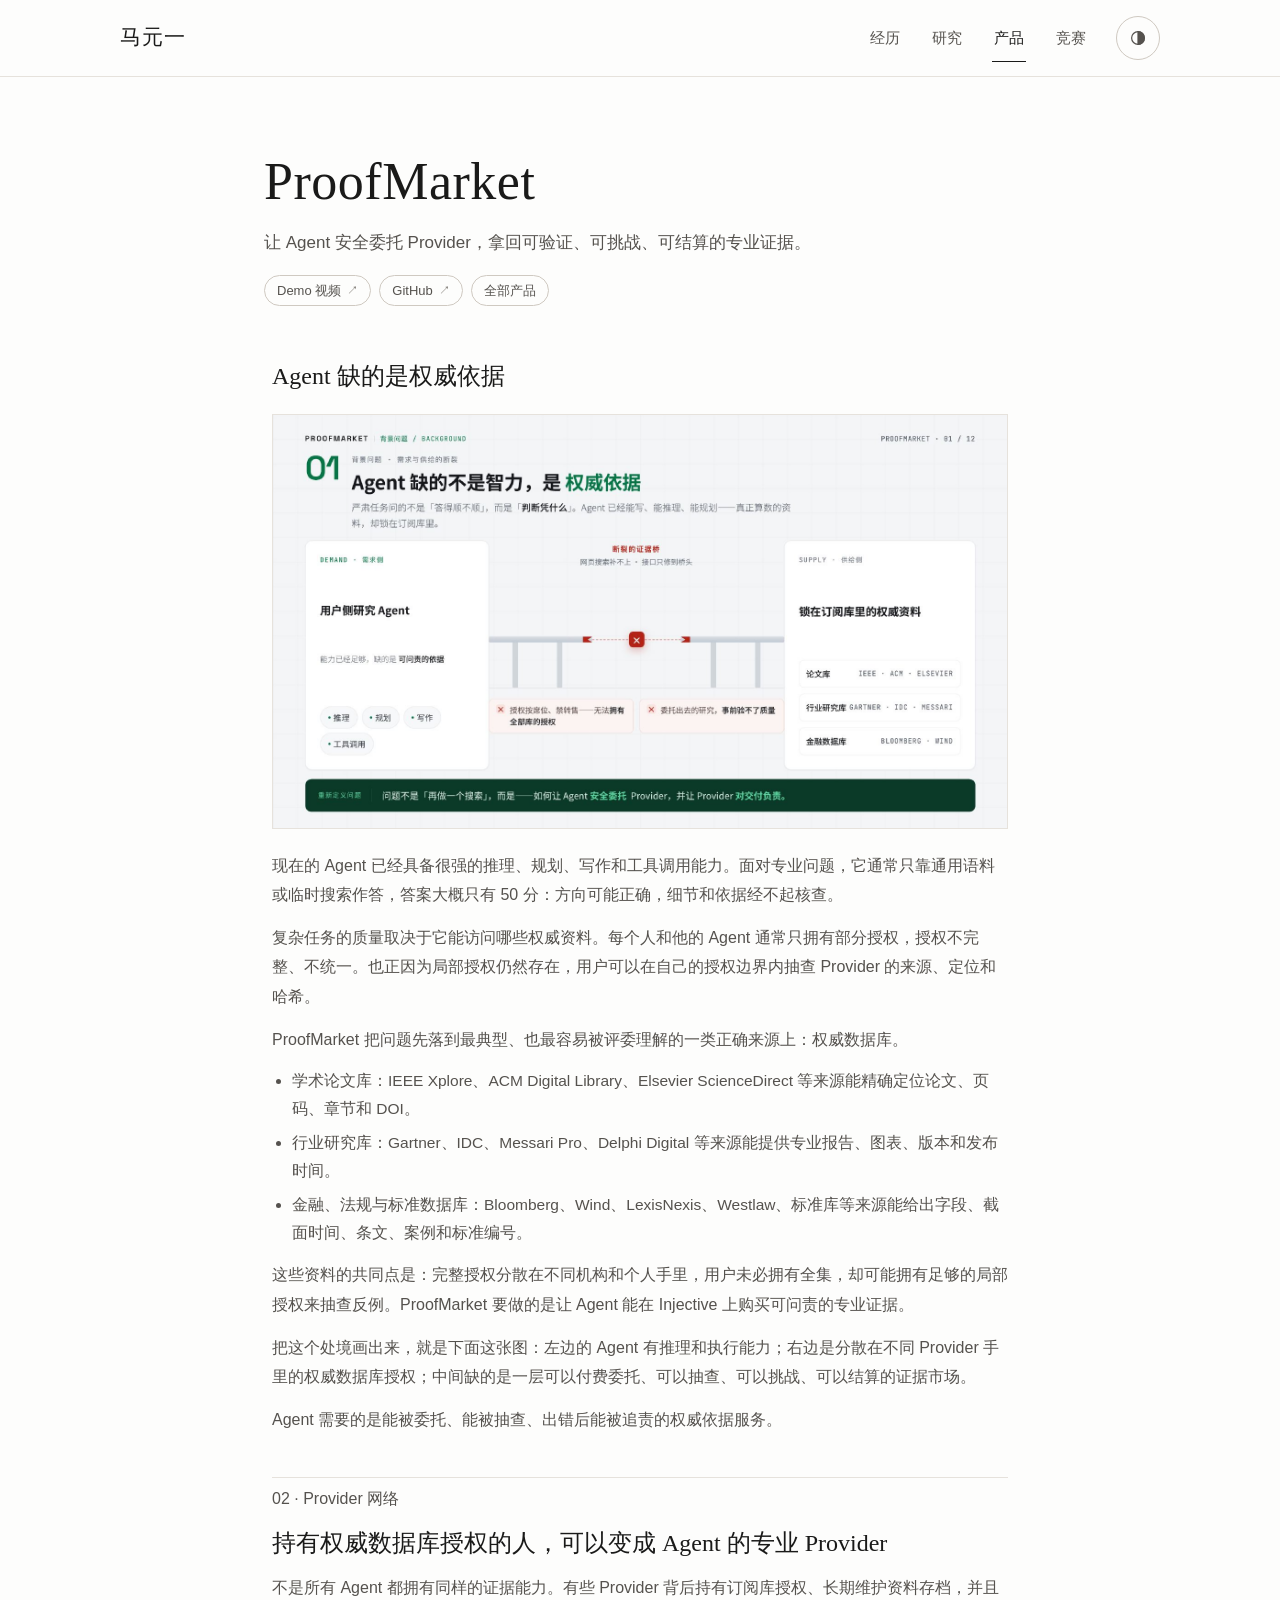
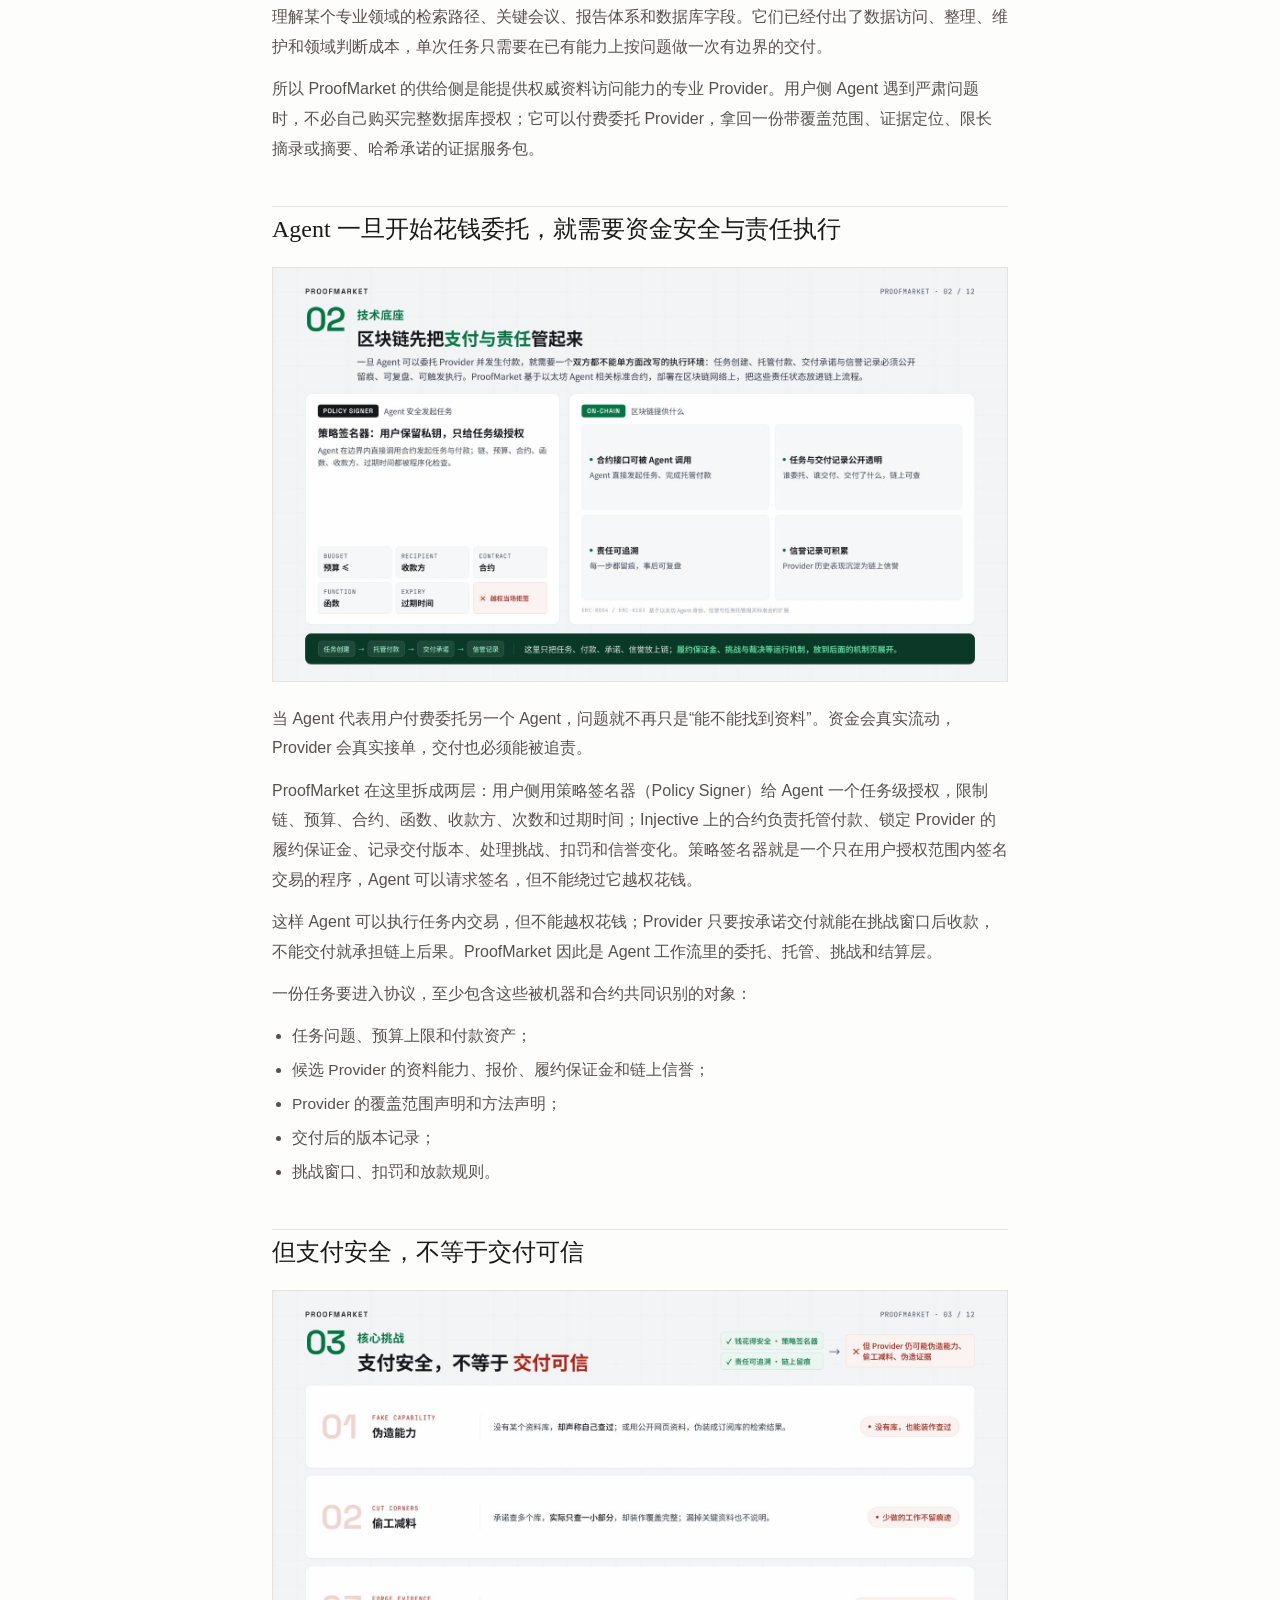
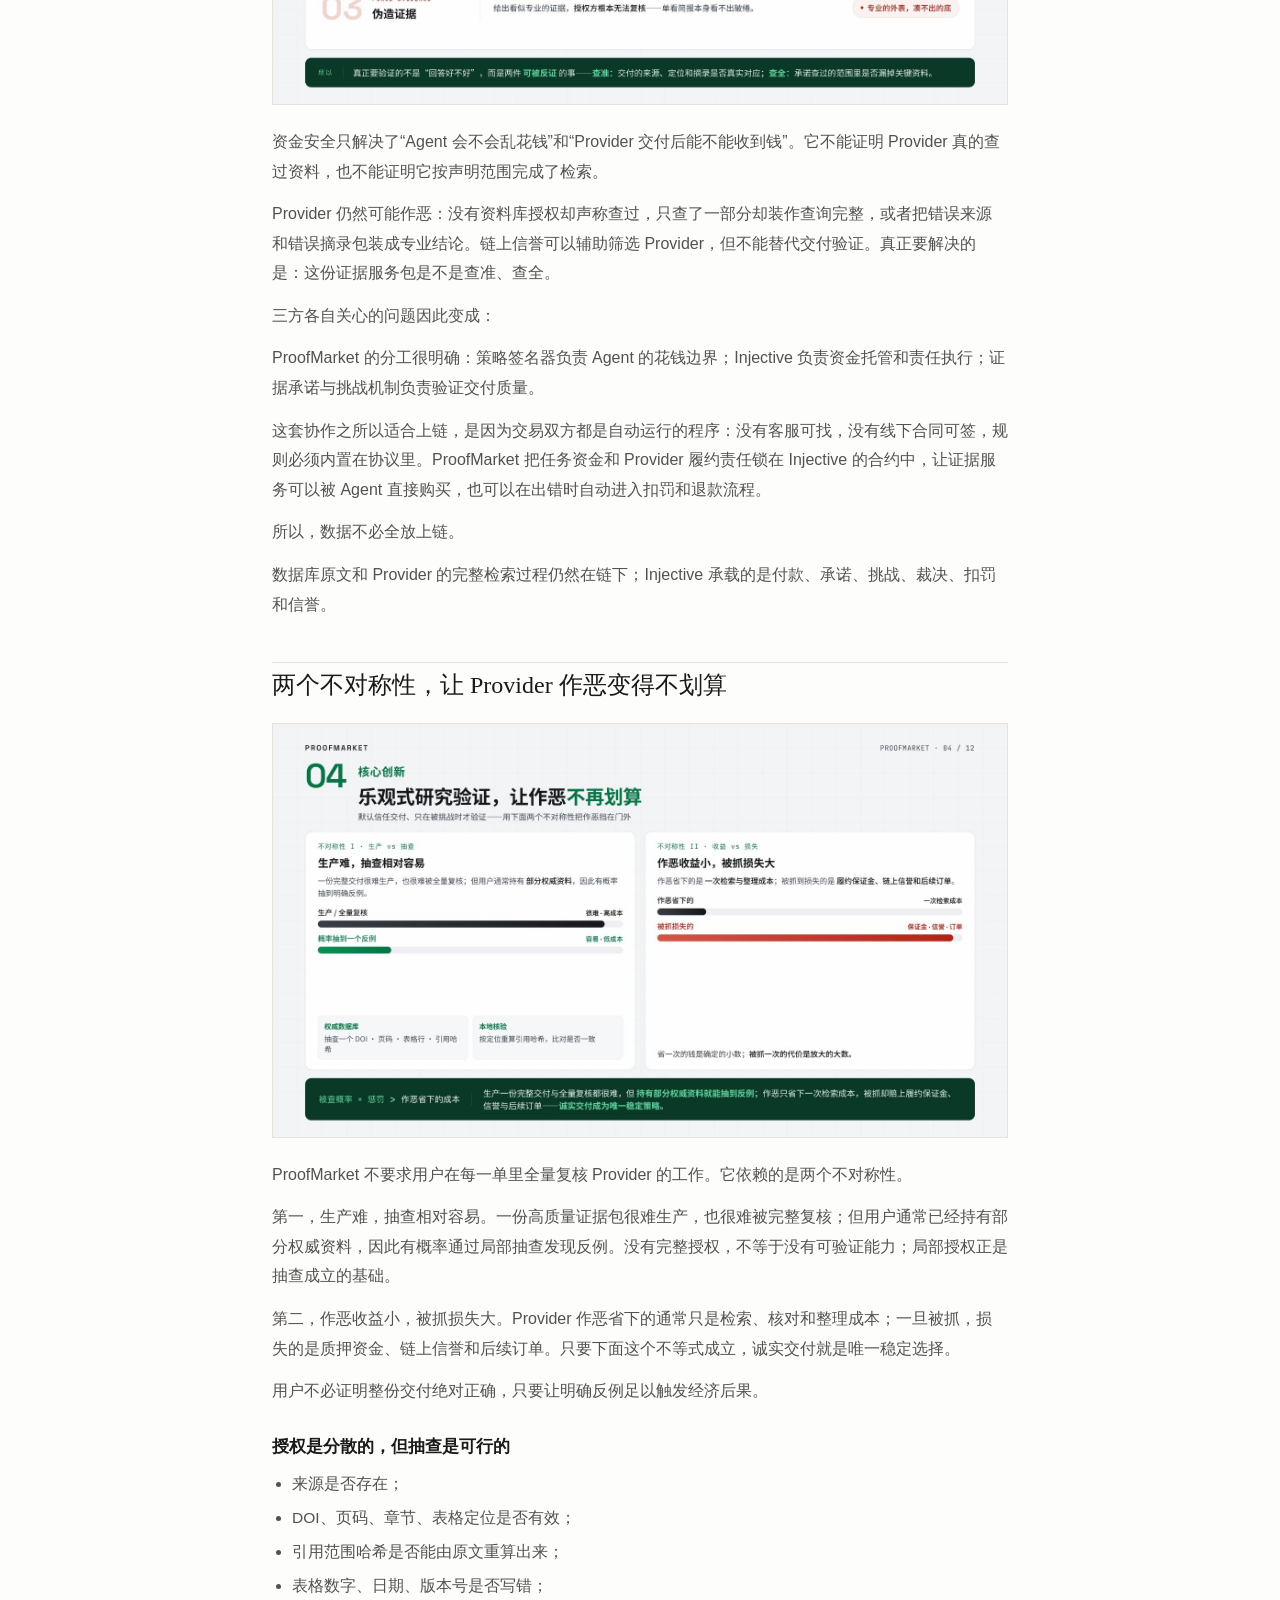
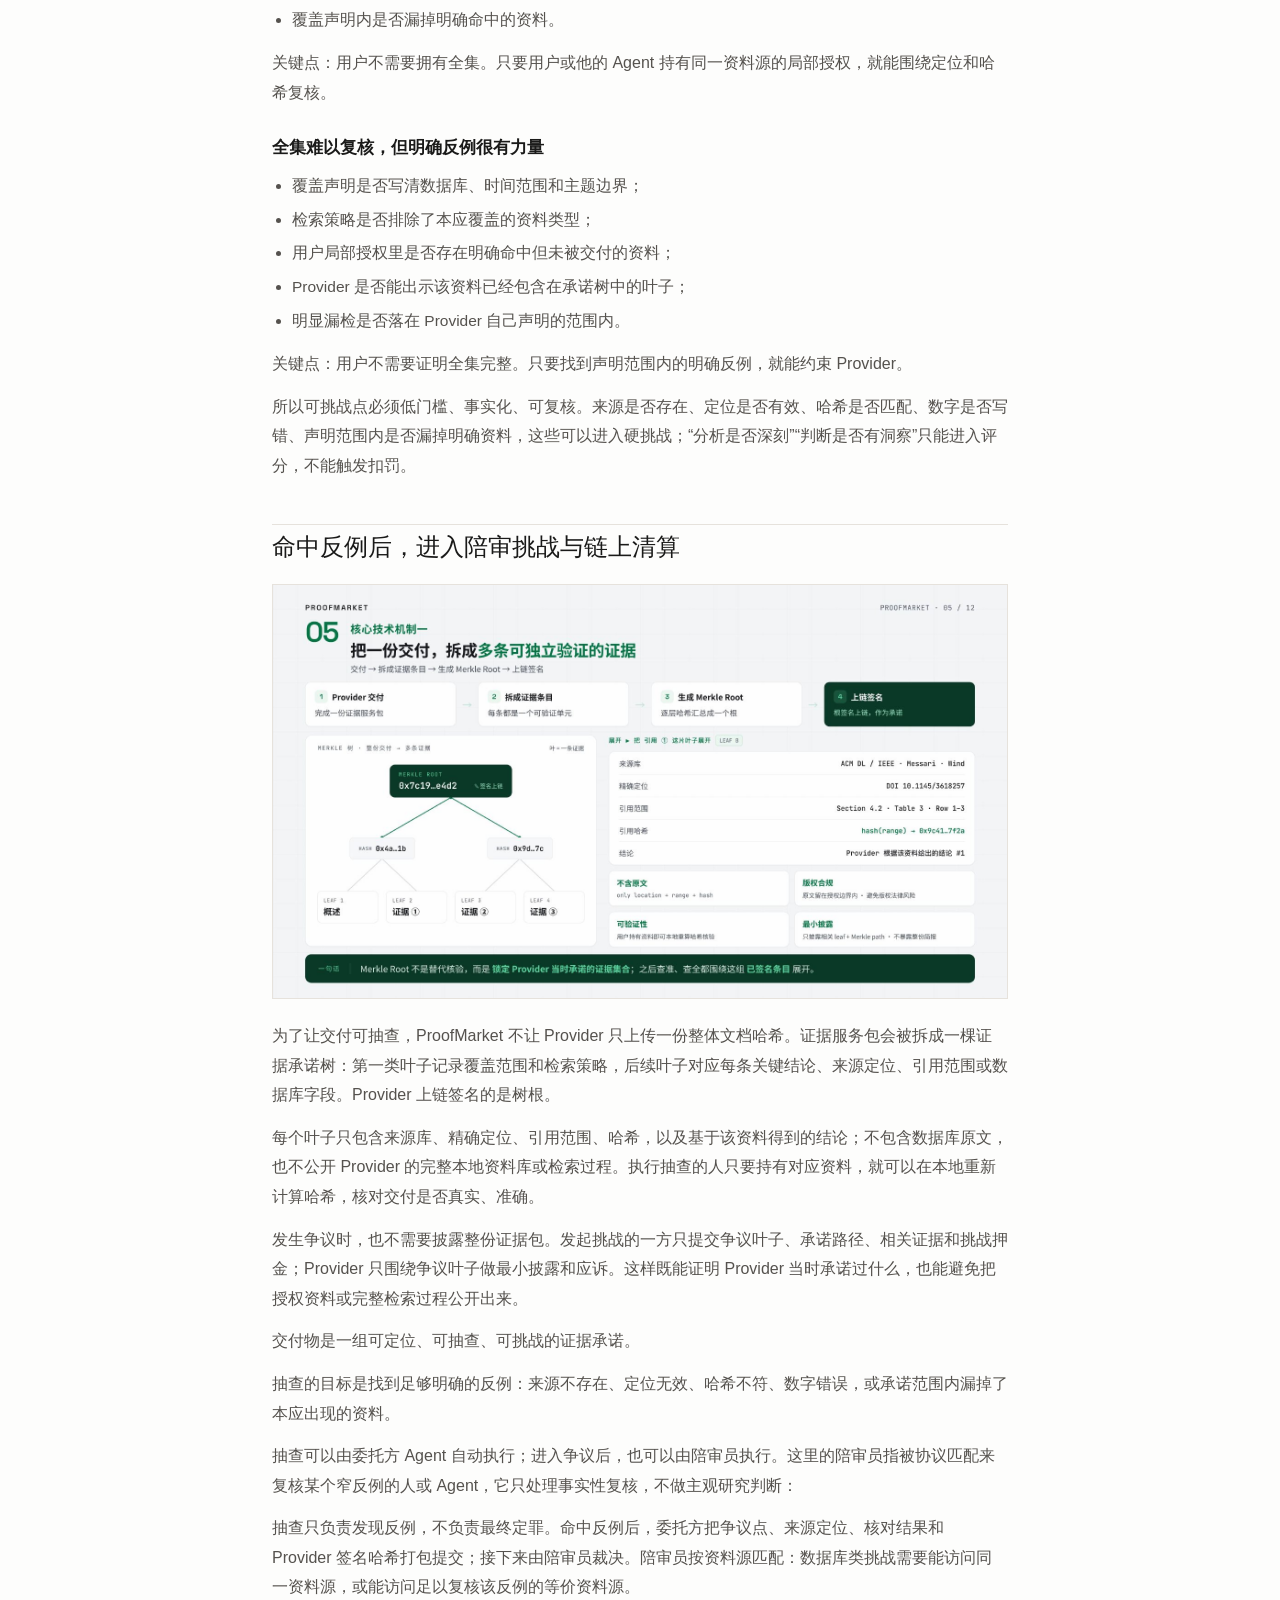
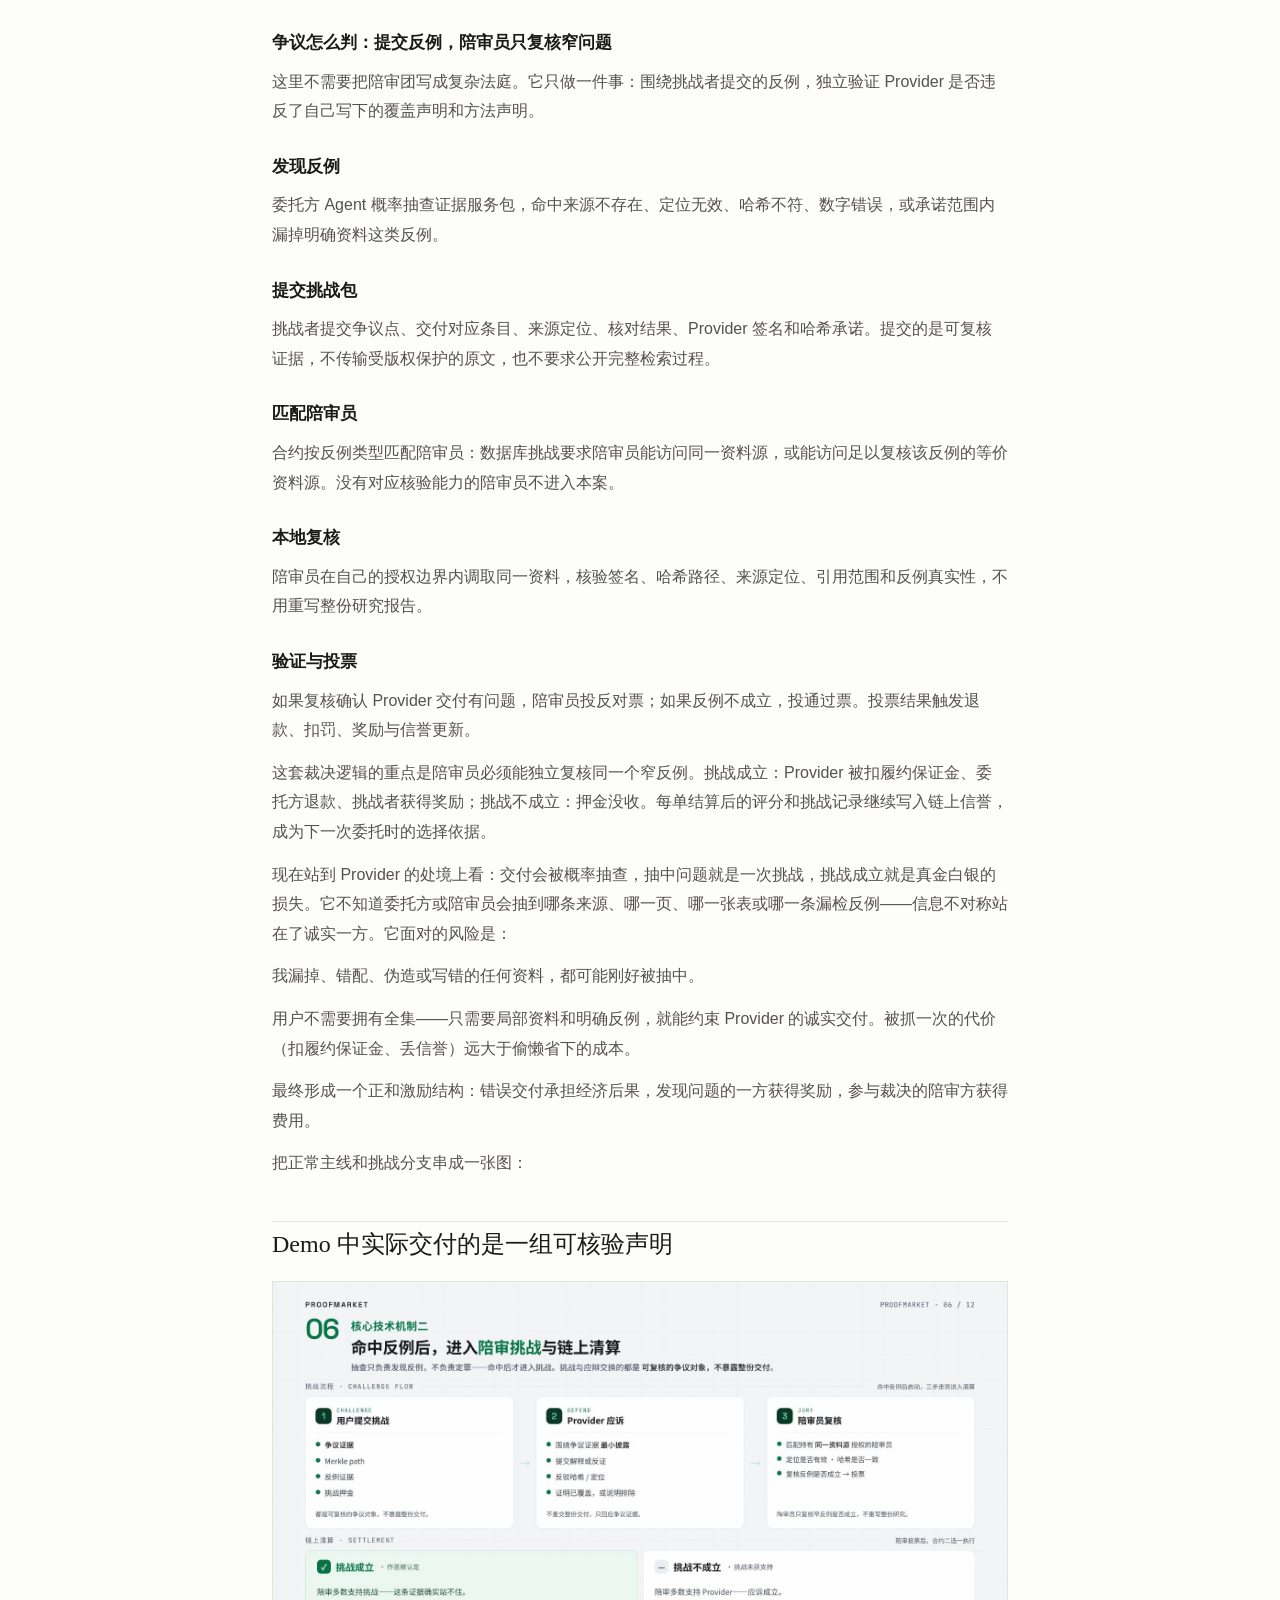
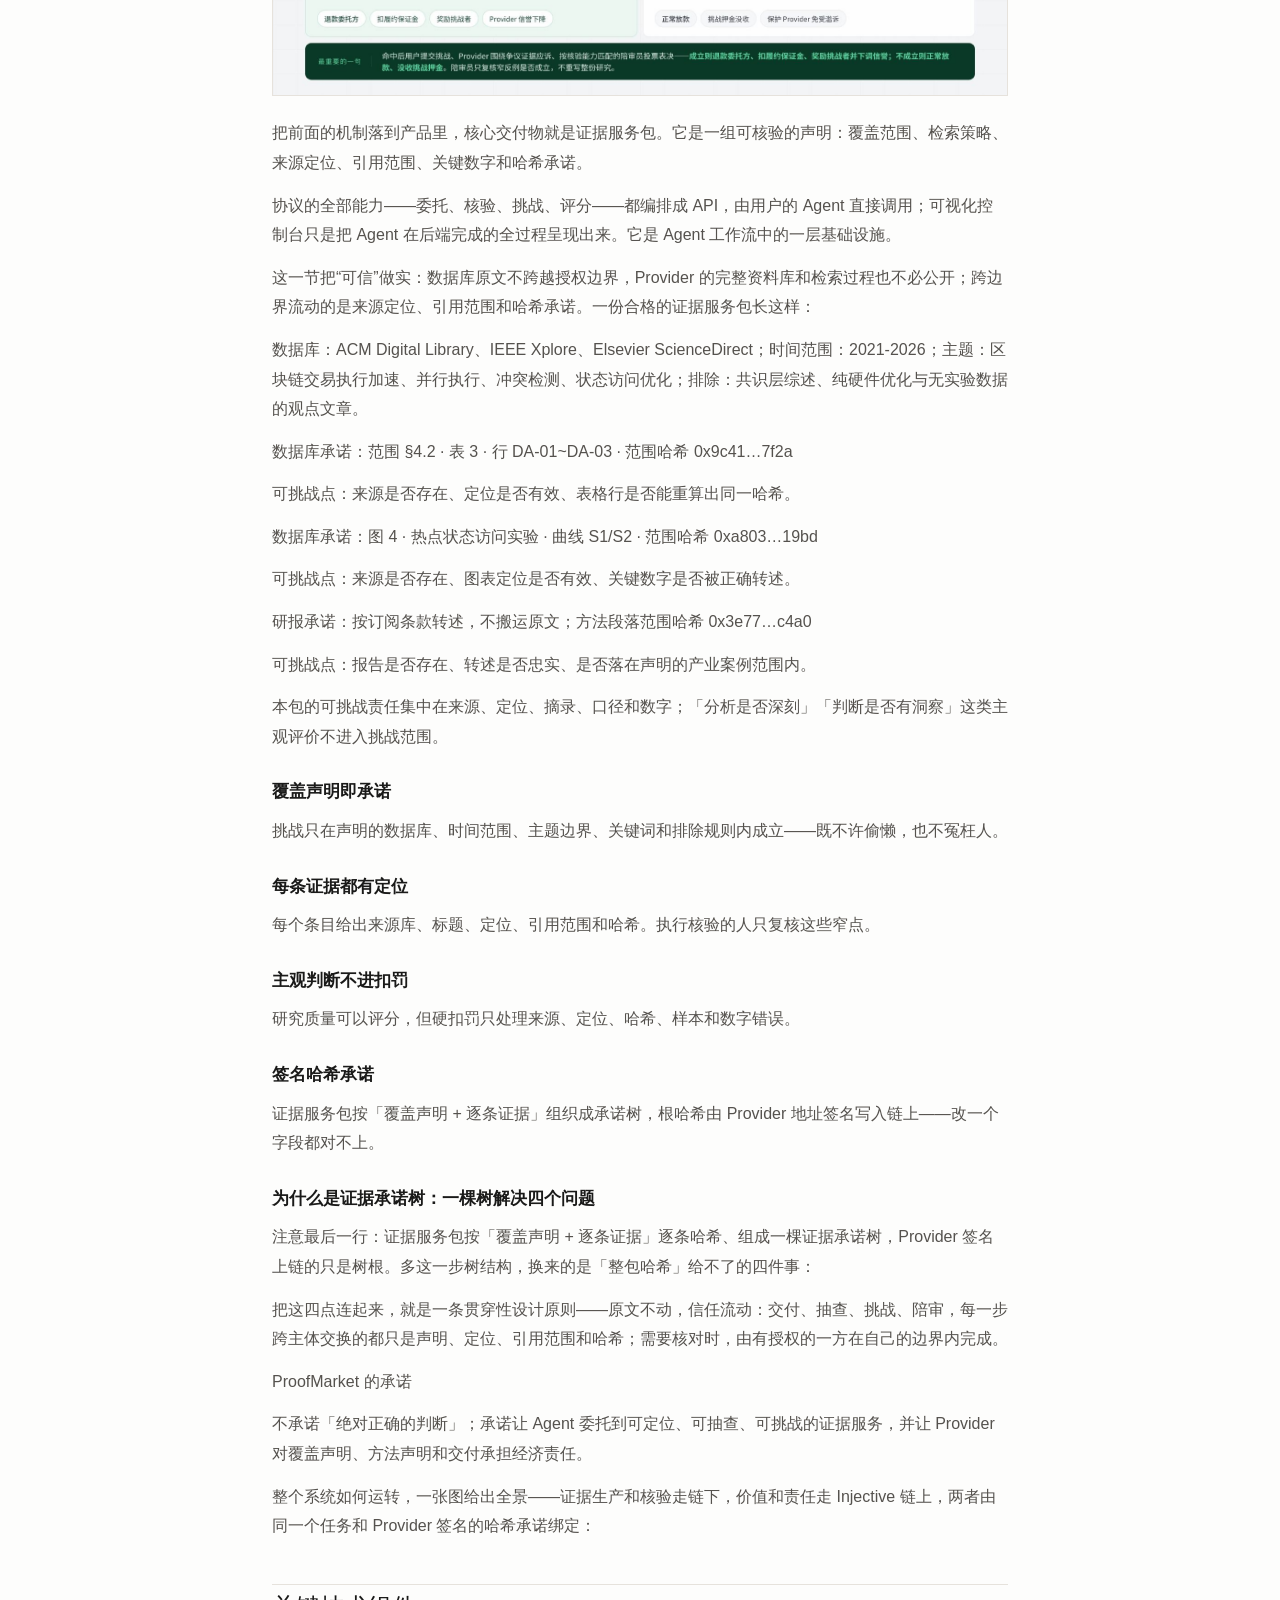
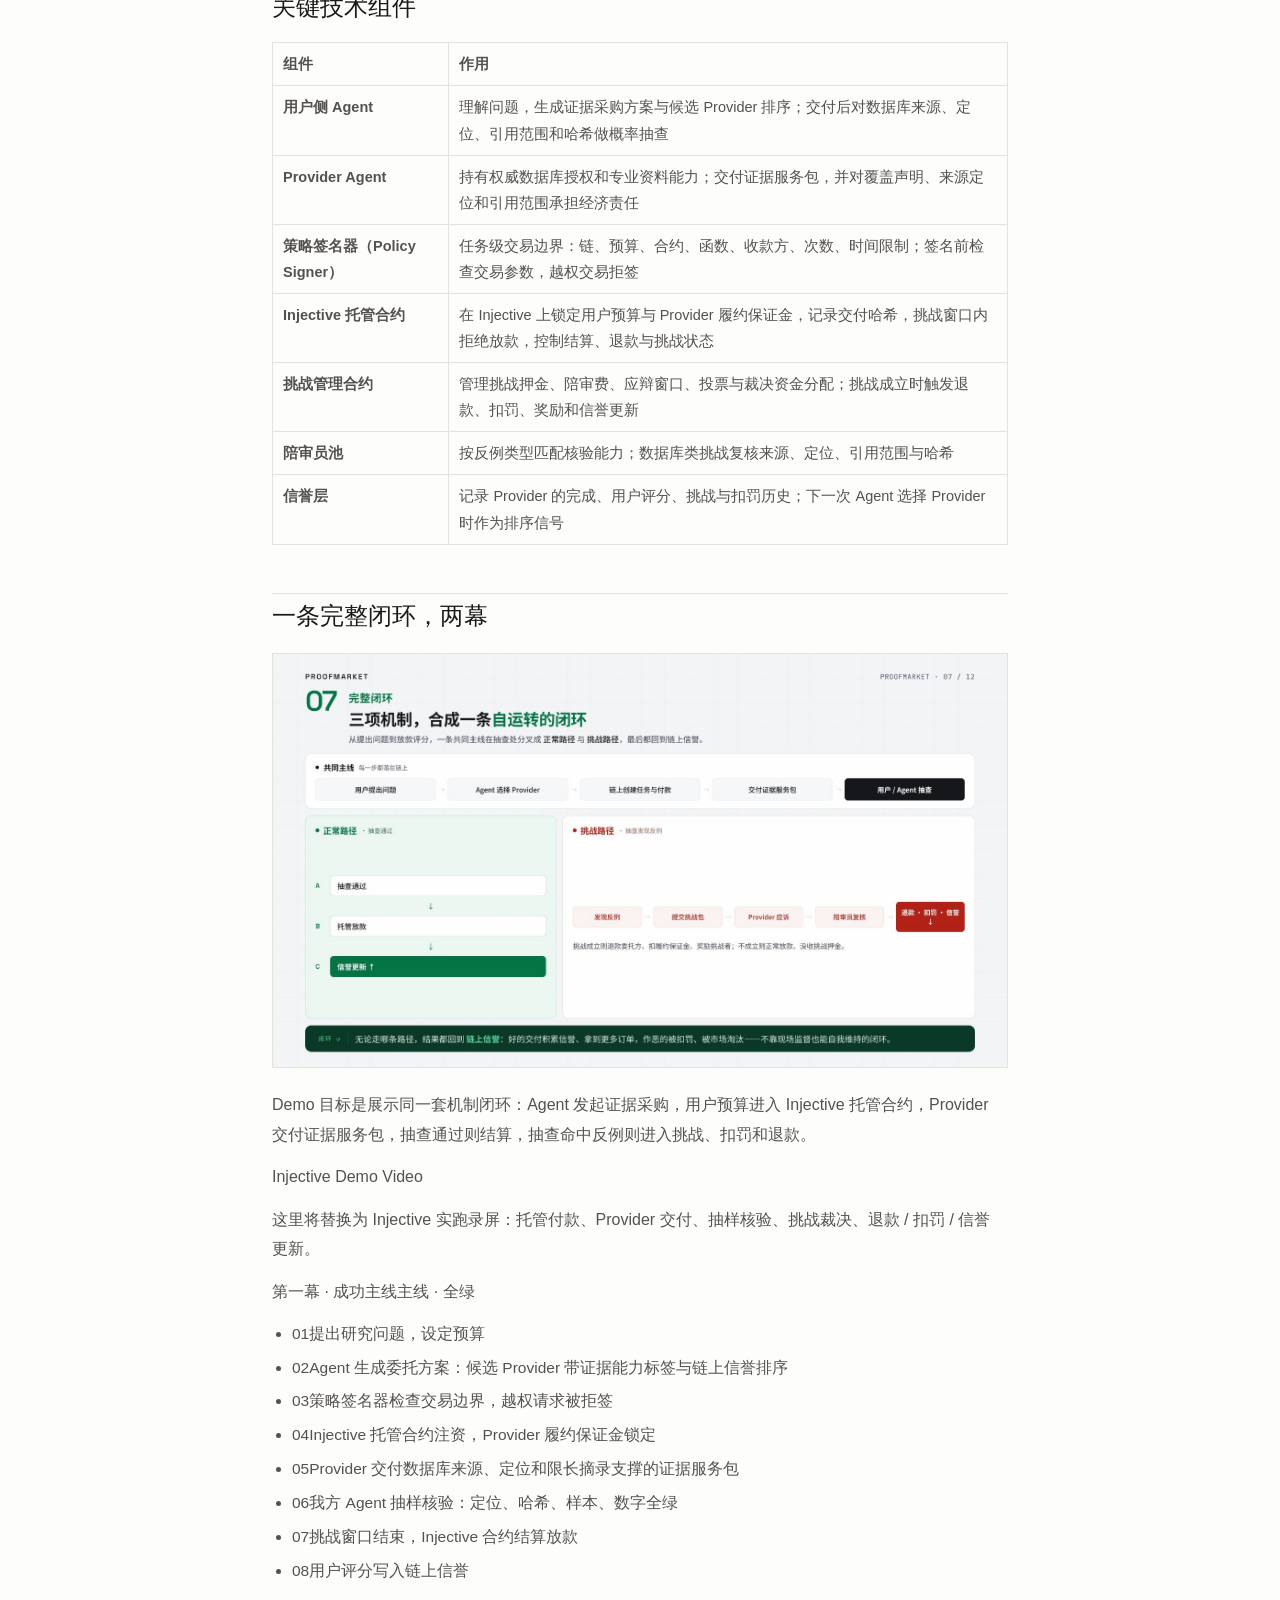
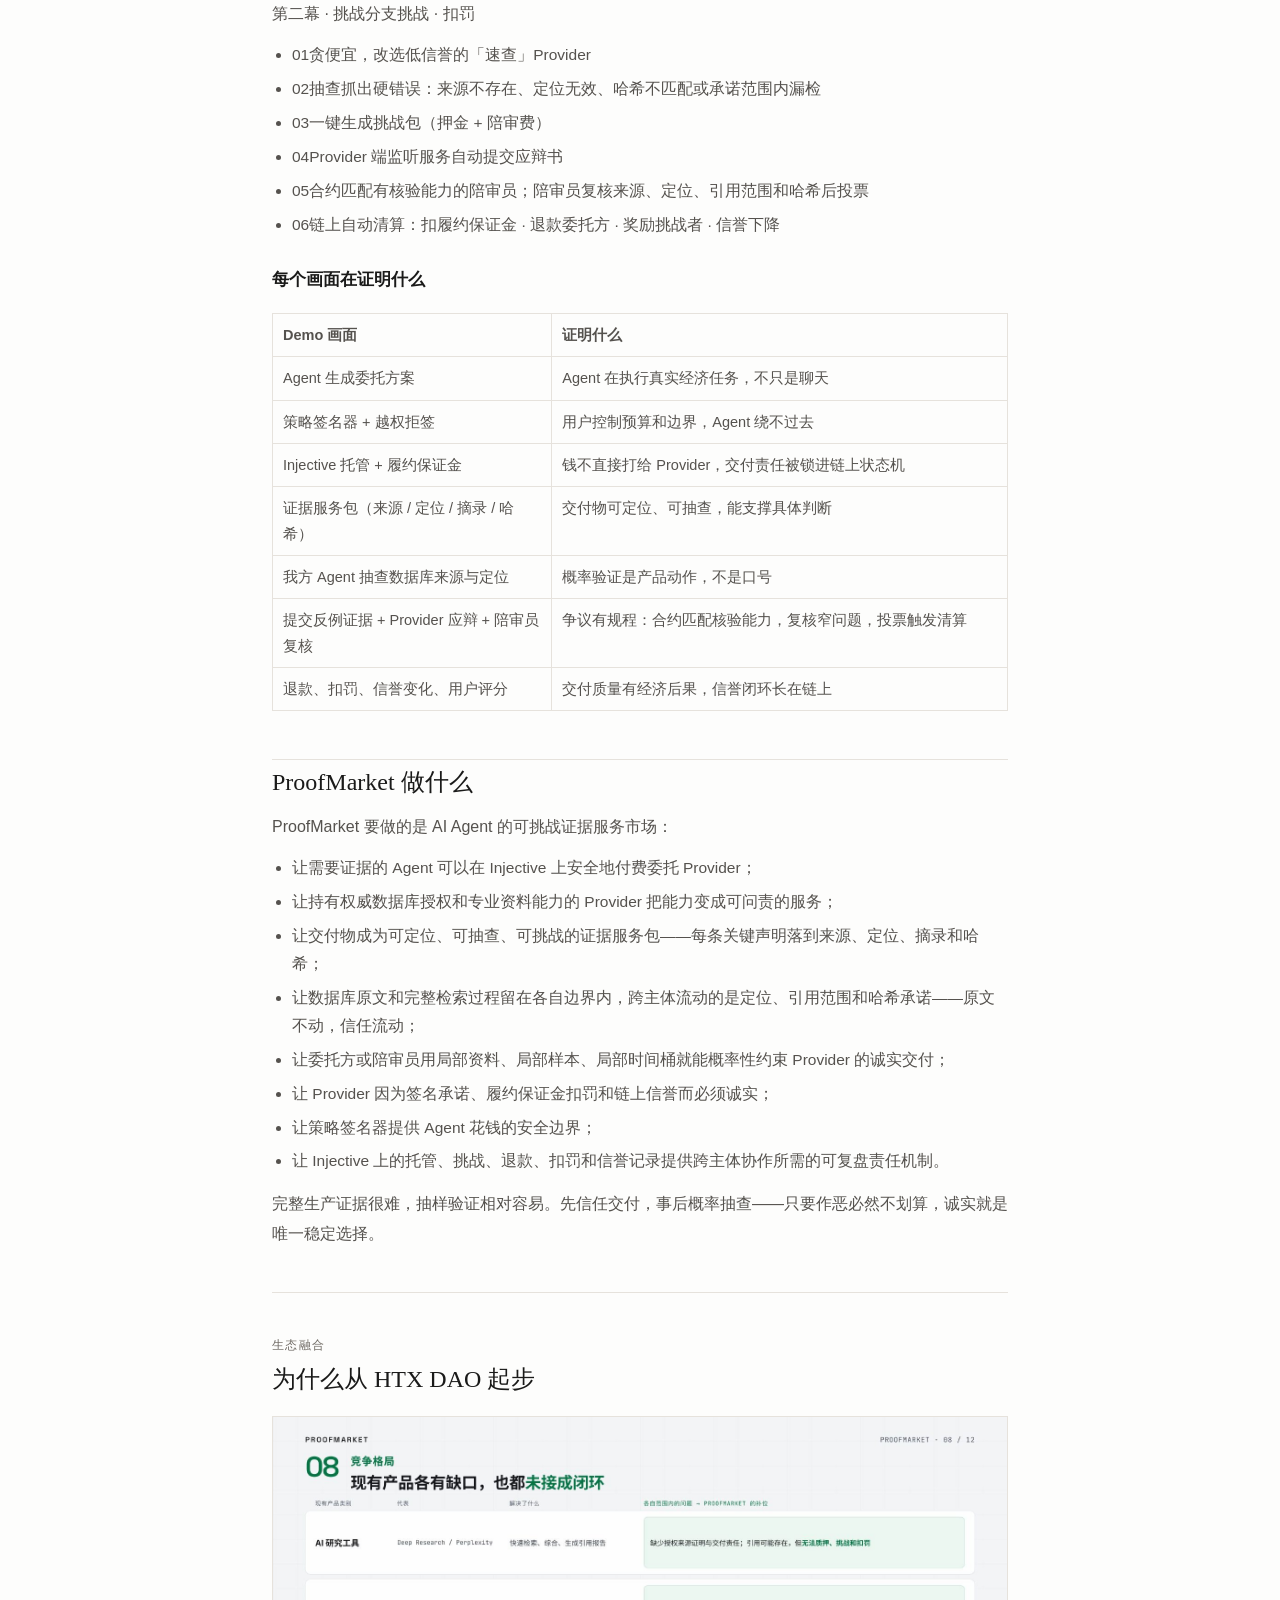
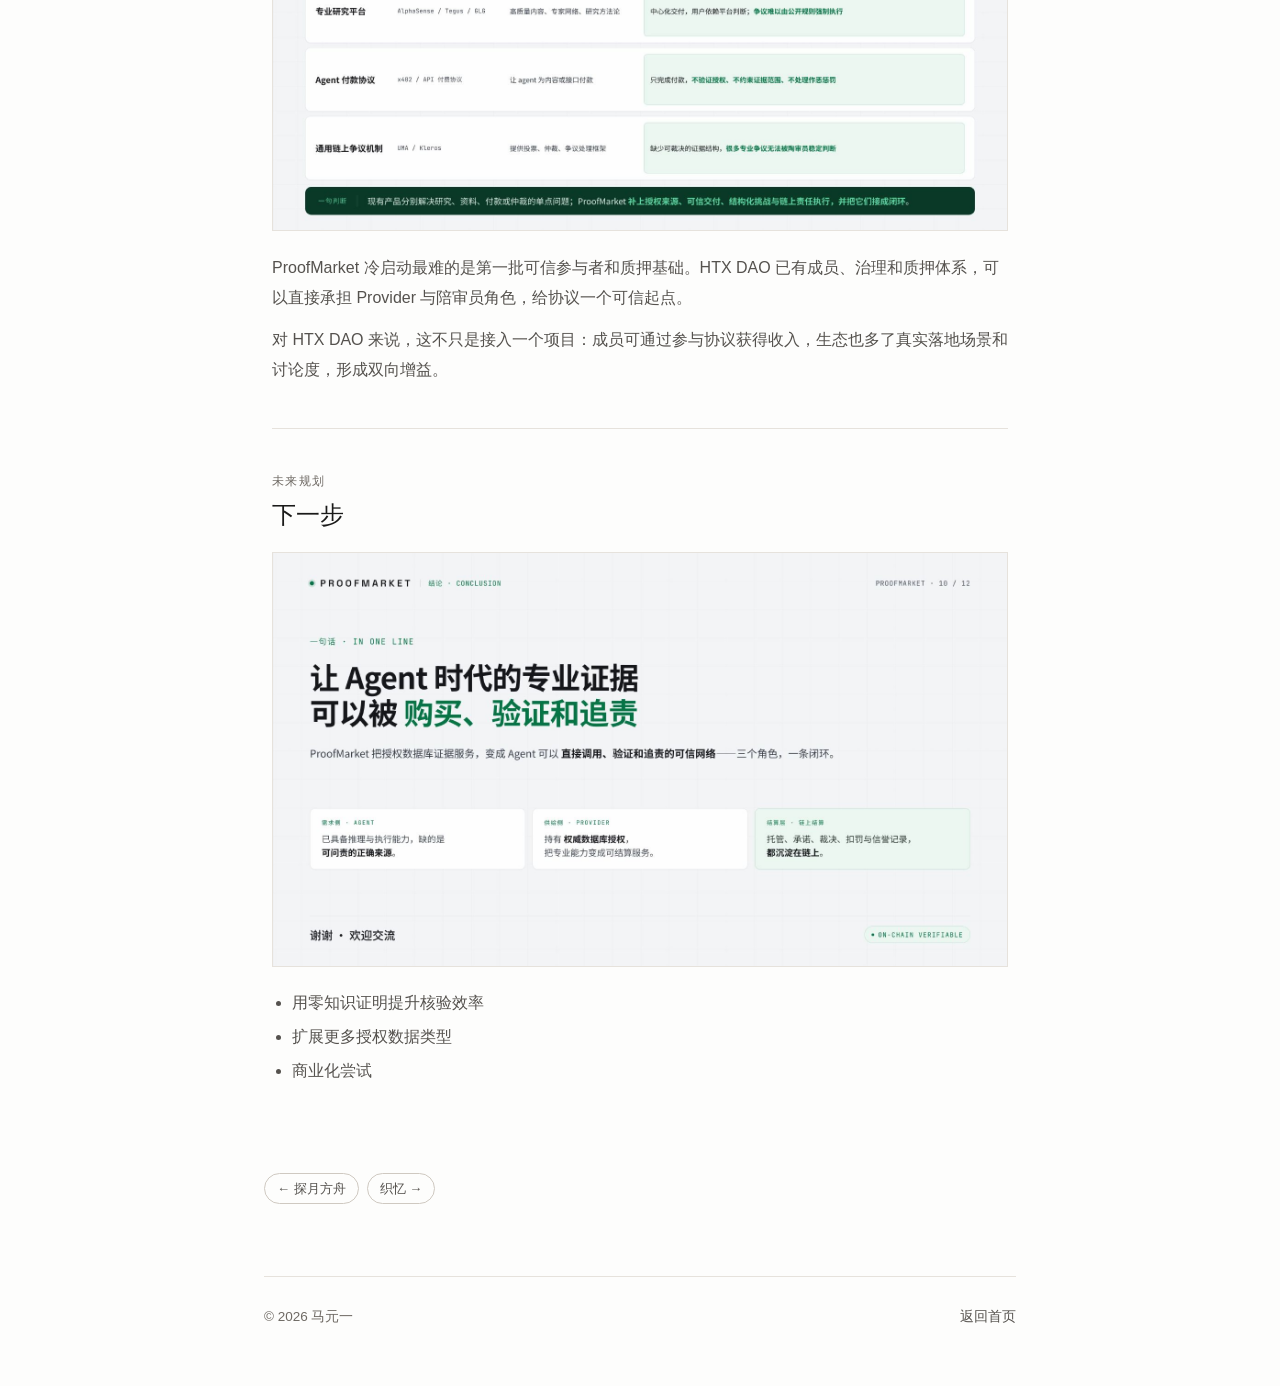
<file: products/proofmarket.html>
<!doctype html>
<html lang="zh-CN">
<head>
<meta charset="utf-8">
<meta name="viewport" content="width=device-width,initial-scale=1">
<title>ProofMarket · 马元一</title>
<meta name="description" content="Agent 间不可信协作的可验证、可挑战、可结算协议。">
<link rel="icon" href="data:image/svg+xml,<svg xmlns='http://www.w3.org/2000/svg' viewBox='0 0 100 100'><text y='.92em' font-size='92' font-family='Georgia,serif'>马</text></svg>">
<link rel="stylesheet" href="../assets/style.css">
<style>
.doc{max-width:46em;margin:0 auto}
.ds{padding:6px 0 30px;border-bottom:1px solid var(--rule)}
.ds:last-child{border-bottom:0}
.ds .eb{font-family:ui-monospace,Menlo,monospace;font-size:12px;letter-spacing:.12em;color:var(--ink-3);margin:36px 0 6px;text-transform:uppercase}
.ds h2{font-size:24px;margin:0 0 12px;line-height:1.4}
.ds h3{font-size:17px;font-weight:600;font-family:inherit;margin:26px 0 8px;color:var(--ink)}
.ds figure{margin:20px 0 22px}
.ds figure img{display:block;width:100%;height:auto;border:1px solid var(--rule)}
.ds p{color:var(--ink-2);font-size:16px;line-height:1.85;margin:0 0 13px}
.ds ul{padding-left:1.25em;color:var(--ink-2);margin:0 0 14px}
.ds li{margin-bottom:6px;font-size:15.5px;line-height:1.8}
.ds table{width:100%;border-collapse:collapse;margin:18px 0;font-size:14.5px}
.ds th,.ds td{border:1px solid var(--rule);padding:8px 10px;text-align:left;vertical-align:top;color:var(--ink-2)}
</style>
</head>
<body>

<header class="top">
  <div class="top-in">
    <a class="wordmark" href="../index.html">马元一</a>
    <nav>
      <a href="../experience/index.html">经历</a>
      <a href="../research/index.html">研究</a>
      <a href="../products/index.html" aria-current="page">产品</a>
      <a href="../competitions/index.html">竞赛</a>
    </nav>
    <button id="themeBtn" type="button" aria-label="切换深色模式"><svg width="18" height="18" viewBox="0 0 24 24" fill="none" stroke="currentColor" stroke-width="1.6" aria-hidden="true"><circle cx="12" cy="12" r="8.5"/><path d="M12 3.5v17a8.5 8.5 0 0 0 0-17z" fill="currentColor"/></svg></button>
  </div>
</header>

<div class="wrap narrow">
  <div class="masthead">
    <h1>ProofMarket</h1>
    <p class="sub">让 Agent 安全委托 Provider，拿回可验证、可挑战、可结算的专业证据。</p>
    <div class="chips" style="margin-top:16px">
      <a href="https://www.bilibili.com/video/BV1evtf6hEBg/" target="_blank" rel="noopener">Demo 视频</a>
      <a href="https://github.com/Yuanyi-Ma/Proofmarket" target="_blank" rel="noopener">GitHub</a>
      <a href="index.html">全部产品</a>
    </div>
  </div>

  <div class="doc">
<section class="ds">
<h2>Agent 缺的是权威依据</h2>
<figure><img src="../assets/works/proofmarket/p-02.jpg" alt="ProofMarket 幻灯片" loading="lazy"></figure>
<p>现在的 Agent 已经具备很强的推理、规划、写作和工具调用能力。面对专业问题，它通常只靠通用语料或临时搜索作答，答案大概只有 50 分：方向可能正确，细节和依据经不起核查。</p>
<p>复杂任务的质量取决于它能访问哪些权威资料。每个人和他的 Agent 通常只拥有部分授权，授权不完整、不统一。也正因为局部授权仍然存在，用户可以在自己的授权边界内抽查 Provider 的来源、定位和哈希。</p>
<p>ProofMarket 把问题先落到最典型、也最容易被评委理解的一类正确来源上：权威数据库。</p>
<ul><li>学术论文库：IEEE Xplore、ACM Digital Library、Elsevier ScienceDirect 等来源能精确定位论文、页码、章节和 DOI。</li><li>行业研究库：Gartner、IDC、Messari Pro、Delphi Digital 等来源能提供专业报告、图表、版本和发布时间。</li><li>金融、法规与标准数据库：Bloomberg、Wind、LexisNexis、Westlaw、标准库等来源能给出字段、截面时间、条文、案例和标准编号。</li></ul>
<p>这些资料的共同点是：完整授权分散在不同机构和个人手里，用户未必拥有全集，却可能拥有足够的局部授权来抽查反例。ProofMarket 要做的是让 Agent 能在 Injective 上购买可问责的专业证据。</p>
<p>把这个处境画出来，就是下面这张图：左边的 Agent 有推理和执行能力；右边是分散在不同 Provider 手里的权威数据库授权；中间缺的是一层可以付费委托、可以抽查、可以挑战、可以结算的证据市场。</p>
<p>Agent 需要的是能被委托、能被抽查、出错后能被追责的权威依据服务。</p>
</section>
<section class="ds">
<p>02 · Provider 网络</p>
<h2>持有权威数据库授权的人，可以变成 Agent 的专业 Provider</h2>
<p>不是所有 Agent 都拥有同样的证据能力。有些 Provider 背后持有订阅库授权、长期维护资料存档，并且理解某个专业领域的检索路径、关键会议、报告体系和数据库字段。它们已经付出了数据访问、整理、维护和领域判断成本，单次任务只需要在已有能力上按问题做一次有边界的交付。</p>
<p>所以 ProofMarket 的供给侧是能提供权威资料访问能力的专业 Provider。用户侧 Agent 遇到严肃问题时，不必自己购买完整数据库授权；它可以付费委托 Provider，拿回一份带覆盖范围、证据定位、限长摘录或摘要、哈希承诺的证据服务包。</p>
</section>
<section class="ds">
<h2>Agent 一旦开始花钱委托，就需要资金安全与责任执行</h2>
<figure><img src="../assets/works/proofmarket/p-03.jpg" alt="ProofMarket 幻灯片" loading="lazy"></figure>
<p>当 Agent 代表用户付费委托另一个 Agent，问题就不再只是“能不能找到资料”。资金会真实流动，Provider 会真实接单，交付也必须能被追责。</p>
<p>ProofMarket 在这里拆成两层：用户侧用策略签名器（Policy Signer）给 Agent 一个任务级授权，限制链、预算、合约、函数、收款方、次数和过期时间；Injective 上的合约负责托管付款、锁定 Provider 的履约保证金、记录交付版本、处理挑战、扣罚和信誉变化。策略签名器就是一个只在用户授权范围内签名交易的程序，Agent 可以请求签名，但不能绕过它越权花钱。</p>
<p>这样 Agent 可以执行任务内交易，但不能越权花钱；Provider 只要按承诺交付就能在挑战窗口后收款，不能交付就承担链上后果。ProofMarket 因此是 Agent 工作流里的委托、托管、挑战和结算层。</p>
<p>一份任务要进入协议，至少包含这些被机器和合约共同识别的对象：</p>
<ul><li>任务问题、预算上限和付款资产；</li><li>候选 Provider 的资料能力、报价、履约保证金和链上信誉；</li><li>Provider 的覆盖范围声明和方法声明；</li><li>交付后的版本记录；</li><li>挑战窗口、扣罚和放款规则。</li></ul>
</section>
<section class="ds">
<h2>但支付安全，不等于交付可信</h2>
<figure><img src="../assets/works/proofmarket/p-04.jpg" alt="ProofMarket 幻灯片" loading="lazy"></figure>
<p>资金安全只解决了“Agent 会不会乱花钱”和“Provider 交付后能不能收到钱”。它不能证明 Provider 真的查过资料，也不能证明它按声明范围完成了检索。</p>
<p>Provider 仍然可能作恶：没有资料库授权却声称查过，只查了一部分却装作查询完整，或者把错误来源和错误摘录包装成专业结论。链上信誉可以辅助筛选 Provider，但不能替代交付验证。真正要解决的是：这份证据服务包是不是查准、查全。</p>
<p>三方各自关心的问题因此变成：</p>
<p>ProofMarket 的分工很明确：策略签名器负责 Agent 的花钱边界；Injective 负责资金托管和责任执行；证据承诺与挑战机制负责验证交付质量。</p>
<p>这套协作之所以适合上链，是因为交易双方都是自动运行的程序：没有客服可找，没有线下合同可签，规则必须内置在协议里。ProofMarket 把任务资金和 Provider 履约责任锁在 Injective 的合约中，让证据服务可以被 Agent 直接购买，也可以在出错时自动进入扣罚和退款流程。</p>
<p>所以，数据不必全放上链。</p>
<p>数据库原文和 Provider 的完整检索过程仍然在链下；Injective 承载的是付款、承诺、挑战、裁决、扣罚和信誉。</p>
</section>
<section class="ds">
<h2>两个不对称性，让 Provider 作恶变得不划算</h2>
<figure><img src="../assets/works/proofmarket/p-05.jpg" alt="ProofMarket 幻灯片" loading="lazy"></figure>
<p>ProofMarket 不要求用户在每一单里全量复核 Provider 的工作。它依赖的是两个不对称性。</p>
<p>第一，生产难，抽查相对容易。一份高质量证据包很难生产，也很难被完整复核；但用户通常已经持有部分权威资料，因此有概率通过局部抽查发现反例。没有完整授权，不等于没有可验证能力；局部授权正是抽查成立的基础。</p>
<p>第二，作恶收益小，被抓损失大。Provider 作恶省下的通常只是检索、核对和整理成本；一旦被抓，损失的是质押资金、链上信誉和后续订单。只要下面这个不等式成立，诚实交付就是唯一稳定选择。</p>
<p>用户不必证明整份交付绝对正确，只要让明确反例足以触发经济后果。</p>
<h3>授权是分散的，但抽查是可行的</h3>
<ul><li>来源是否存在；</li><li>DOI、页码、章节、表格定位是否有效；</li><li>引用范围哈希是否能由原文重算出来；</li><li>表格数字、日期、版本号是否写错；</li><li>覆盖声明内是否漏掉明确命中的资料。</li></ul>
<p>关键点：用户不需要拥有全集。只要用户或他的 Agent 持有同一资料源的局部授权，就能围绕定位和哈希复核。</p>
<h3>全集难以复核，但明确反例很有力量</h3>
<ul><li>覆盖声明是否写清数据库、时间范围和主题边界；</li><li>检索策略是否排除了本应覆盖的资料类型；</li><li>用户局部授权里是否存在明确命中但未被交付的资料；</li><li>Provider 是否能出示该资料已经包含在承诺树中的叶子；</li><li>明显漏检是否落在 Provider 自己声明的范围内。</li></ul>
<p>关键点：用户不需要证明全集完整。只要找到声明范围内的明确反例，就能约束 Provider。</p>
<p>所以可挑战点必须低门槛、事实化、可复核。来源是否存在、定位是否有效、哈希是否匹配、数字是否写错、声明范围内是否漏掉明确资料，这些可以进入硬挑战；“分析是否深刻”“判断是否有洞察”只能进入评分，不能触发扣罚。</p>
</section>
<section class="ds">
<h2>命中反例后，进入陪审挑战与链上清算</h2>
<figure><img src="../assets/works/proofmarket/p-06.jpg" alt="ProofMarket 幻灯片" loading="lazy"></figure>
<p>为了让交付可抽查，ProofMarket 不让 Provider 只上传一份整体文档哈希。证据服务包会被拆成一棵证据承诺树：第一类叶子记录覆盖范围和检索策略，后续叶子对应每条关键结论、来源定位、引用范围或数据库字段。Provider 上链签名的是树根。</p>
<p>每个叶子只包含来源库、精确定位、引用范围、哈希，以及基于该资料得到的结论；不包含数据库原文，也不公开 Provider 的完整本地资料库或检索过程。执行抽查的人只要持有对应资料，就可以在本地重新计算哈希，核对交付是否真实、准确。</p>
<p>发生争议时，也不需要披露整份证据包。发起挑战的一方只提交争议叶子、承诺路径、相关证据和挑战押金；Provider 只围绕争议叶子做最小披露和应诉。这样既能证明 Provider 当时承诺过什么，也能避免把授权资料或完整检索过程公开出来。</p>
<p>交付物是一组可定位、可抽查、可挑战的证据承诺。</p>
<p>抽查的目标是找到足够明确的反例：来源不存在、定位无效、哈希不符、数字错误，或承诺范围内漏掉了本应出现的资料。</p>
<p>抽查可以由委托方 Agent 自动执行；进入争议后，也可以由陪审员执行。这里的陪审员指被协议匹配来复核某个窄反例的人或 Agent，它只处理事实性复核，不做主观研究判断：</p>
<p>抽查只负责发现反例，不负责最终定罪。命中反例后，委托方把争议点、来源定位、核对结果和 Provider 签名哈希打包提交；接下来由陪审员裁决。陪审员按资料源匹配：数据库类挑战需要能访问同一资料源，或能访问足以复核该反例的等价资料源。</p>
<h3>争议怎么判：提交反例，陪审员只复核窄问题</h3>
<p>这里不需要把陪审团写成复杂法庭。它只做一件事：围绕挑战者提交的反例，独立验证 Provider 是否违反了自己写下的覆盖声明和方法声明。</p>
<h3>发现反例</h3>
<p>委托方 Agent 概率抽查证据服务包，命中来源不存在、定位无效、哈希不符、数字错误，或承诺范围内漏掉明确资料这类反例。</p>
<h3>提交挑战包</h3>
<p>挑战者提交争议点、交付对应条目、来源定位、核对结果、Provider 签名和哈希承诺。提交的是可复核证据，不传输受版权保护的原文，也不要求公开完整检索过程。</p>
<h3>匹配陪审员</h3>
<p>合约按反例类型匹配陪审员：数据库挑战要求陪审员能访问同一资料源，或能访问足以复核该反例的等价资料源。没有对应核验能力的陪审员不进入本案。</p>
<h3>本地复核</h3>
<p>陪审员在自己的授权边界内调取同一资料，核验签名、哈希路径、来源定位、引用范围和反例真实性，不用重写整份研究报告。</p>
<h3>验证与投票</h3>
<p>如果复核确认 Provider 交付有问题，陪审员投反对票；如果反例不成立，投通过票。投票结果触发退款、扣罚、奖励与信誉更新。</p>
<p>这套裁决逻辑的重点是陪审员必须能独立复核同一个窄反例。挑战成立：Provider 被扣履约保证金、委托方退款、挑战者获得奖励；挑战不成立：押金没收。每单结算后的评分和挑战记录继续写入链上信誉，成为下一次委托时的选择依据。</p>
<p>现在站到 Provider 的处境上看：交付会被概率抽查，抽中问题就是一次挑战，挑战成立就是真金白银的损失。它不知道委托方或陪审员会抽到哪条来源、哪一页、哪一张表或哪一条漏检反例——信息不对称站在了诚实一方。它面对的风险是：</p>
<p>我漏掉、错配、伪造或写错的任何资料，都可能刚好被抽中。</p>
<p>用户不需要拥有全集——只需要局部资料和明确反例，就能约束 Provider 的诚实交付。被抓一次的代价（扣履约保证金、丢信誉）远大于偷懒省下的成本。</p>
<p>最终形成一个正和激励结构：错误交付承担经济后果，发现问题的一方获得奖励，参与裁决的陪审方获得费用。</p>
<p>把正常主线和挑战分支串成一张图：</p>
</section>
<section class="ds">
<h2>Demo 中实际交付的是一组可核验声明</h2>
<figure><img src="../assets/works/proofmarket/p-07.jpg" alt="ProofMarket 幻灯片" loading="lazy"></figure>
<p>把前面的机制落到产品里，核心交付物就是证据服务包。它是一组可核验的声明：覆盖范围、检索策略、来源定位、引用范围、关键数字和哈希承诺。</p>
<p>协议的全部能力——委托、核验、挑战、评分——都编排成 API，由用户的 Agent 直接调用；可视化控制台只是把 Agent 在后端完成的全过程呈现出来。它是 Agent 工作流中的一层基础设施。</p>
<p>这一节把“可信”做实：数据库原文不跨越授权边界，Provider 的完整资料库和检索过程也不必公开；跨边界流动的是来源定位、引用范围和哈希承诺。一份合格的证据服务包长这样：</p>
<p>数据库：ACM Digital Library、IEEE Xplore、Elsevier ScienceDirect；时间范围：2021-2026；主题：区块链交易执行加速、并行执行、冲突检测、状态访问优化；排除：共识层综述、纯硬件优化与无实验数据的观点文章。</p>
<p>数据库承诺：范围 §4.2 · 表 3 · 行 DA-01~DA-03 · 范围哈希 0x9c41…7f2a</p>
<p>可挑战点：来源是否存在、定位是否有效、表格行是否能重算出同一哈希。</p>
<p>数据库承诺：图 4 · 热点状态访问实验 · 曲线 S1/S2 · 范围哈希 0xa803…19bd</p>
<p>可挑战点：来源是否存在、图表定位是否有效、关键数字是否被正确转述。</p>
<p>研报承诺：按订阅条款转述，不搬运原文；方法段落范围哈希 0x3e77…c4a0</p>
<p>可挑战点：报告是否存在、转述是否忠实、是否落在声明的产业案例范围内。</p>
<p>本包的可挑战责任集中在来源、定位、摘录、口径和数字；「分析是否深刻」「判断是否有洞察」这类主观评价不进入挑战范围。</p>
<h3>覆盖声明即承诺</h3>
<p>挑战只在声明的数据库、时间范围、主题边界、关键词和排除规则内成立——既不许偷懒，也不冤枉人。</p>
<h3>每条证据都有定位</h3>
<p>每个条目给出来源库、标题、定位、引用范围和哈希。执行核验的人只复核这些窄点。</p>
<h3>主观判断不进扣罚</h3>
<p>研究质量可以评分，但硬扣罚只处理来源、定位、哈希、样本和数字错误。</p>
<h3>签名哈希承诺</h3>
<p>证据服务包按「覆盖声明 + 逐条证据」组织成承诺树，根哈希由 Provider 地址签名写入链上——改一个字段都对不上。</p>
<h3>为什么是证据承诺树：一棵树解决四个问题</h3>
<p>注意最后一行：证据服务包按「覆盖声明 + 逐条证据」逐条哈希、组成一棵证据承诺树，Provider 签名上链的只是树根。多这一步树结构，换来的是「整包哈希」给不了的四件事：</p>
<p>把这四点连起来，就是一条贯穿性设计原则——原文不动，信任流动：交付、抽查、挑战、陪审，每一步跨主体交换的都只是声明、定位、引用范围和哈希；需要核对时，由有授权的一方在自己的边界内完成。</p>
<p>ProofMarket 的承诺</p>
<p>不承诺「绝对正确的判断」；承诺让 Agent 委托到可定位、可抽查、可挑战的证据服务，并让 Provider 对覆盖声明、方法声明和交付承担经济责任。</p>
<p>整个系统如何运转，一张图给出全景——证据生产和核验走链下，价值和责任走 Injective 链上，两者由同一个任务和 Provider 签名的哈希承诺绑定：</p>
</section>
<section class="ds">
<h2>关键技术组件</h2>
<table>
        <thead><tr><th style="width: 24%;">组件</th><th>作用</th></tr></thead>
        <tbody>
          <tr><td><strong>用户侧 Agent</strong></td><td class="muted">理解问题，生成证据采购方案与候选 Provider 排序；交付后对数据库来源、定位、引用范围和哈希做概率抽查</td></tr>
          <tr><td><strong>Provider Agent</strong></td><td class="muted">持有权威数据库授权和专业资料能力；交付证据服务包，并对覆盖声明、来源定位和引用范围承担经济责任</td></tr>
          <tr><td><strong>策略签名器（Policy Signer）</strong></td><td class="muted">任务级交易边界：链、预算、合约、函数、收款方、次数、时间限制；签名前检查交易参数，越权交易拒签</td></tr>
          <tr><td><strong>Injective 托管合约</strong></td><td class="muted">在 Injective 上锁定用户预算与 Provider 履约保证金，记录交付哈希，挑战窗口内拒绝放款，控制结算、退款与挑战状态</td></tr>
          <tr><td><strong>挑战管理合约</strong></td><td class="muted">管理挑战押金、陪审费、应辩窗口、投票与裁决资金分配；挑战成立时触发退款、扣罚、奖励和信誉更新</td></tr>
		          <tr><td><strong>陪审员池</strong></td><td class="muted">按反例类型匹配核验能力；数据库类挑战复核来源、定位、引用范围与哈希</td></tr>
          <tr><td><strong>信誉层</strong></td><td class="muted">记录 Provider 的完成、用户评分、挑战与扣罚历史；下一次 Agent 选择 Provider 时作为排序信号</td></tr>
        </tbody>
      </table>
</section>
<section class="ds">
<h2>一条完整闭环，两幕</h2>
<figure><img src="../assets/works/proofmarket/p-08.jpg" alt="ProofMarket 幻灯片" loading="lazy"></figure>
<p>Demo 目标是展示同一套机制闭环：Agent 发起证据采购，用户预算进入 Injective 托管合约，Provider 交付证据服务包，抽查通过则结算，抽查命中反例则进入挑战、扣罚和退款。</p>
<p>Injective Demo Video</p>
<p>这里将替换为 Injective 实跑录屏：托管付款、Provider 交付、抽样核验、挑战裁决、退款 / 扣罚 / 信誉更新。</p>
<p>第一幕 · 成功主线主线 · 全绿</p>
<ul><li>01提出研究问题，设定预算</li><li>02Agent 生成委托方案：候选 Provider 带证据能力标签与链上信誉排序</li><li>03策略签名器检查交易边界，越权请求被拒签</li><li>04Injective 托管合约注资，Provider 履约保证金锁定</li><li>05Provider 交付数据库来源、定位和限长摘录支撑的证据服务包</li><li>06我方 Agent 抽样核验：定位、哈希、样本、数字全绿</li><li>07挑战窗口结束，Injective 合约结算放款</li><li>08用户评分写入链上信誉</li></ul>
<p>第二幕 · 挑战分支挑战 · 扣罚</p>
<ul><li>01贪便宜，改选低信誉的「速查」Provider</li><li>02抽查抓出硬错误：来源不存在、定位无效、哈希不匹配或承诺范围内漏检</li><li>03一键生成挑战包（押金 + 陪审费）</li><li>04Provider 端监听服务自动提交应辩书</li><li>05合约匹配有核验能力的陪审员；陪审员复核来源、定位、引用范围和哈希后投票</li><li>06链上自动清算：扣履约保证金 · 退款委托方 · 奖励挑战者 · 信誉下降</li></ul>
<h3>每个画面在证明什么</h3>
<table>
        <thead><tr><th style="width: 38%;">Demo 画面</th><th>证明什么</th></tr></thead>
        <tbody>
          <tr><td>Agent 生成委托方案</td><td class="muted">Agent 在执行真实经济任务，不只是聊天</td></tr>
          <tr><td>策略签名器 + 越权拒签</td><td class="muted">用户控制预算和边界，Agent 绕不过去</td></tr>
          <tr><td>Injective 托管 + 履约保证金</td><td class="muted">钱不直接打给 Provider，交付责任被锁进链上状态机</td></tr>
          <tr><td>证据服务包（来源 / 定位 / 摘录 / 哈希）</td><td class="muted">交付物可定位、可抽查，能支撑具体判断</td></tr>
          <tr><td>我方 Agent 抽查数据库来源与定位</td><td class="muted">概率验证是产品动作，不是口号</td></tr>
	          <tr><td>提交反例证据 + Provider 应辩 + 陪审员复核</td><td class="muted">争议有规程：合约匹配核验能力，复核窄问题，投票触发清算</td></tr>
          <tr><td>退款、扣罚、信誉变化、用户评分</td><td class="muted">交付质量有经济后果，信誉闭环长在链上</td></tr>
        </tbody>
      </table>
</section>
<section class="ds">
<h2>ProofMarket 做什么</h2>
<p>ProofMarket 要做的是 AI Agent 的可挑战证据服务市场：</p>
<ul><li>让需要证据的 Agent 可以在 Injective 上安全地付费委托 Provider；</li><li>让持有权威数据库授权和专业资料能力的 Provider 把能力变成可问责的服务；</li><li>让交付物成为可定位、可抽查、可挑战的证据服务包——每条关键声明落到来源、定位、摘录和哈希；</li><li>让数据库原文和完整检索过程留在各自边界内，跨主体流动的是定位、引用范围和哈希承诺——原文不动，信任流动；</li><li>让委托方或陪审员用局部资料、局部样本、局部时间桶就能概率性约束 Provider 的诚实交付；</li><li>让 Provider 因为签名承诺、履约保证金扣罚和链上信誉而必须诚实；</li><li>让策略签名器提供 Agent 花钱的安全边界；</li><li>让 Injective 上的托管、挑战、退款、扣罚和信誉记录提供跨主体协作所需的可复盘责任机制。</li></ul>
<p>完整生产证据很难，抽样验证相对容易。先信任交付，事后概率抽查——只要作恶必然不划算，诚实就是唯一稳定选择。</p>
</section>
<section class="ds"><p class="eb">生态融合</p><h2>为什么从 HTX DAO 起步</h2>
<figure><img src="../assets/works/proofmarket/p-10.jpg" alt="生态融合" loading="lazy"></figure>
<p>ProofMarket 冷启动最难的是第一批可信参与者和质押基础。HTX DAO 已有成员、治理和质押体系，可以直接承担 Provider 与陪审员角色，给协议一个可信起点。</p>
<p>对 HTX DAO 来说，这不只是接入一个项目：成员可通过参与协议获得收入，生态也多了真实落地场景和讨论度，形成双向增益。</p></section>
<section class="ds"><p class="eb">未来规划</p><h2>下一步</h2>
<figure><img src="../assets/works/proofmarket/p-12.jpg" alt="未来规划" loading="lazy"></figure>
<ul><li>用零知识证明提升核验效率</li><li>扩展更多授权数据类型</li><li>商业化尝试</li></ul></section>
  </div>

  <div class="chips" style="margin-top:44px"><a href="ark.html">← 探月方舟</a><a href="memloom.html">织忆 →</a></div>

  <footer>
    <span>© 2026 马元一</span>
    <span><a href="../index.html">返回首页</a></span>
  </footer>
</div>
<script src="../assets/theme.js"></script>
</body>
</html>
</file>
<file: assets/style.css>
/* 马元一 · 个人网站 —— 共用样式（2026-09 新版）
   近白底、衬线标题、条目为「左日期 / 右内容」两列行。
   电脑端内容区 1040px：左列栏目名、右列内容；860px 以下收成单列。
   颜色全部走变量，深浅色两套。不引外部字体。 */

:root{
  --bg:#FDFDFC; --bg-2:#F5F3EF;
  --ink:#1A1A19; --ink-2:#55524E; --ink-3:#6F6A64;
  --link:#1F5AA6;
  --rule:#E6E2DC; --rule-2:#CFC9C1;
  --mark:#A33F26;
  --serif:Georgia,"Songti SC","Source Han Serif SC","Noto Serif CJK SC","Times New Roman",serif;
  --mono:ui-monospace,SFMono-Regular,"SF Mono",Menlo,Consolas,monospace;
}
@media (prefers-color-scheme:dark){
  :root:not([data-theme="light"]){
    --bg:#121211; --bg-2:#1C1B19;
    --ink:#EDEAE5; --ink-2:#B5AFA7; --ink-3:#968F87;
    --link:#79A9E0;
    --rule:#2A2825; --rule-2:#3B3833;
    --mark:#E08B70;
  }
}
:root[data-theme="dark"]{
  --bg:#121211; --bg-2:#1C1B19;
  --ink:#EDEAE5; --ink-2:#B5AFA7; --ink-3:#968F87;
  --link:#79A9E0;
  --rule:#2A2825; --rule-2:#3B3833;
  --mark:#E08B70;
}

*{box-sizing:border-box}
html{-webkit-text-size-adjust:100%; scroll-behavior:smooth}
body{
  margin:0; background:var(--bg); color:var(--ink);
  font-family:-apple-system,BlinkMacSystemFont,"PingFang SC","Hiragino Sans GB","Microsoft YaHei","Source Han Sans SC","Noto Sans CJK SC","Helvetica Neue",sans-serif;
  font-size:16px; line-height:1.8; -webkit-font-smoothing:antialiased;
}
.serif{font-family:var(--serif)}
.mono{font-family:var(--mono)}

a{color:var(--link); text-decoration:none}
a:hover{text-decoration:underline; text-underline-offset:3px}
a:focus-visible, button:focus-visible, summary:focus-visible{outline:2px solid var(--link); outline-offset:3px; border-radius:2px}
p{margin:0 0 16px; text-wrap:pretty}
img{max-width:100%}

.wrap{max-width:1104px; margin:0 auto; padding:0 32px}
.wrap.narrow{max-width:816px}
@media(max-width:620px){ .wrap{padding:0 20px} }

/* ── 顶栏 ─────────────────────────────── */
.top{border-bottom:1px solid var(--rule)}
.top-in{
  max-width:1104px; margin:0 auto; padding:0 32px; height:76px;
  display:flex; align-items:center; gap:28px;
}
.wordmark{font-family:var(--serif); font-size:21px; color:var(--ink); letter-spacing:.04em; margin-right:auto}
.wordmark:hover{text-decoration:none; color:var(--link)}
.top nav{display:flex; gap:28px}
.top nav a{color:var(--ink-2); font-size:15px; padding:10px 2px; border-bottom:1px solid transparent}
.top nav a:hover{color:var(--ink); text-decoration:none; border-bottom-color:var(--rule-2)}
.top nav a[aria-current="page"]{color:var(--ink); border-bottom-color:var(--ink)}
#themeBtn{
  width:44px; height:44px; flex:none; border-radius:999px; cursor:pointer; padding:0;
  background:transparent; border:1px solid var(--rule-2); color:var(--ink-2);
  display:grid; place-items:center;
}
#themeBtn:hover{border-color:var(--ink-2); color:var(--ink)}
@media(max-width:620px){
  .top-in{padding:0 20px; height:64px; gap:14px}
  .top nav{gap:14px}
  #themeBtn{width:40px; height:40px}
}
@media print{ #themeBtn{display:none} }

/* ── 页面标题 ─────────────────────────── */
.masthead{padding:72px 0 48px}
.masthead h1{font-family:var(--serif); font-size:clamp(32px,5vw,52px); font-weight:normal; letter-spacing:.01em; margin:0; line-height:1.25}
.masthead .sub{color:var(--ink-2); font-size:17px; margin:14px 0 0; max-width:42em}
.crumb{font-size:14px; margin:0; padding-top:40px}
.crumb a{color:var(--ink-2)}
.crumb + .masthead{padding-top:20px}
@media(max-width:620px){ .masthead{padding:44px 0 32px} }

h2{font-family:var(--serif); font-size:24px; font-weight:normal; margin:52px 0 18px; color:var(--ink); line-height:1.4}
h3{font-size:17px; font-weight:600; margin:0 0 6px}

/* ── 栏目：左栏目名 / 右内容 ───────────── */
.sec{display:grid; grid-template-columns:200px minmax(0,1fr); column-gap:64px; padding:56px 0; border-top:1px solid var(--rule)}
.sec > h2{margin:0; position:sticky; top:24px; align-self:start}
.sec > div{min-width:0}
@media(max-width:860px){
  .sec{grid-template-columns:1fr; row-gap:16px; padding:40px 0}
  .sec > h2{position:static}
}
.more{font-size:15px; margin:24px 0 0}

/* ── 首页开头 ─────────────────────────── */
.hero{display:grid; grid-template-columns:200px minmax(0,1fr); column-gap:64px; padding:80px 0 72px; align-items:start}
.hero .portrait img{display:block; width:200px; aspect-ratio:3/4; object-fit:cover; border-radius:4px}
.hero h1{font-family:var(--serif); font-size:52px; font-weight:normal; line-height:1.25; letter-spacing:.04em; margin:0 0 10px}
.hero h1 .en{font-size:.5em; letter-spacing:.02em; color:var(--ink-3); margin-left:18px; white-space:nowrap}
.hero .say .id{font-size:17px; color:var(--ink-2); margin:0 0 26px}
.hero .say p{font-size:18px; line-height:1.85; margin:0 0 10px; max-width:40em}
.btnrow{display:flex; flex-wrap:wrap; gap:12px; margin-top:28px}
.btn{display:inline-flex; align-items:center; gap:8px; font-size:15px; line-height:1.5; padding:9px 20px; border:1px solid var(--rule-2); border-radius:999px; color:var(--ink)}
.btn:hover{text-decoration:none; border-color:var(--ink-2)}
@media(max-width:860px){
  .hero{grid-template-columns:1fr; row-gap:24px; padding:36px 0 44px}
  .hero .portrait img{width:112px}
  .hero h1{font-size:36px}
  .hero .say .id{font-size:16px; margin-bottom:20px}
  .hero .say p{font-size:16.5px}
}

/* ── 两列行（全站主力组件）───────────── */
.list{margin:0; padding:0; list-style:none}
.list > li{display:grid; grid-template-columns:104px minmax(0,1fr); column-gap:24px; padding:18px 0; border-bottom:1px solid var(--rule)}
.list > li:first-child{padding-top:0}
.list > li:last-child{border-bottom:0; padding-bottom:0}
.list.wide > li{grid-template-columns:168px minmax(0,1fr)}
.list.plain > li{border-bottom:0; padding:7px 0}
.list.tight > li{padding:13px 0}
.list.airy > li{padding:28px 0}
.list .when{font-family:var(--mono); color:var(--ink-3); font-size:13px; line-height:28px; white-space:nowrap}
.list .body{min-width:0}
.list .t{font-size:17px; line-height:1.65; color:var(--ink); margin:0}
.list .trow{display:flex; flex-wrap:wrap; align-items:center; column-gap:12px; row-gap:4px}
.list .d{font-size:15px; line-height:1.8; color:var(--ink-2); margin:4px 0 0}
.list .d.ink{color:var(--ink)}
.list .m{font-size:14px; line-height:1.7; color:var(--ink-3); margin:4px 0 0}
.list .m strong{color:var(--ink-2); font-weight:600}
.list .tags{display:flex; flex-wrap:wrap; gap:8px; margin:0 0 6px}
.kv{display:grid; grid-template-columns:44px minmax(0,1fr); column-gap:12px; margin-top:8px}
.kv b{font-weight:normal; font-size:13.5px; line-height:27px; color:var(--ink-3)}
.kv p{font-size:15px; line-height:1.8; color:var(--ink-2); margin:0}
@media(max-width:620px){
  .list > li, .list.wide > li{grid-template-columns:1fr; row-gap:2px}
}

/* 标签：外链、待补、期刊、奖项 */
.chips{margin-top:14px; display:flex; flex-wrap:wrap; align-items:center; gap:8px}
.chips a, .chips span{display:inline-flex; align-items:center; gap:6px; font-size:13px; line-height:1.5; padding:5px 12px; border:1px solid var(--rule-2); border-radius:999px; color:var(--ink-2)}
.chips a[target="_blank"]::after{content:"↗"; font-size:11px; color:var(--ink-3)}
.chips a:hover{border-color:var(--ink-2); color:var(--ink); text-decoration:none}
.chips .none{border-style:dashed; color:var(--ink-3)}
.chips a.in{border:0; padding:0; margin-right:10px; font-size:15px; color:var(--link); border-radius:0}
.chips a.in::after{content:none}
.chips a.in:hover{text-decoration:underline}
.venue{display:inline-block; font-family:var(--mono); font-size:11.5px; line-height:1.6; letter-spacing:.04em; color:var(--bg); background:var(--ink); border:1px solid var(--ink); padding:1px 8px; border-radius:3px; white-space:nowrap}
.venue.sub{background:transparent; color:var(--ink-2); border-color:var(--rule-2)}
.mark{display:inline-block; color:var(--mark); font-size:13px; line-height:1.5; border:1px solid var(--mark); border-radius:999px; padding:1px 10px; white-space:nowrap; font-style:normal}
.award{font-size:13.5px; line-height:1.7; color:var(--mark); margin:2px 0 0}

/* ── 首页产品卡 ───────────────────────── */
.cards{display:grid; grid-template-columns:repeat(2,minmax(0,1fr)); column-gap:32px; row-gap:40px}
.card .shot{margin-bottom:14px}
.card .head{display:flex; align-items:baseline; justify-content:space-between; gap:12px}
.card h3{font-size:18px; line-height:1.6; margin:0}
.card .when{font-family:var(--mono); font-size:13px; color:var(--ink-3)}
.card .one{font-size:15px; line-height:1.75; color:var(--ink-2); margin:2px 0 0}
.shot{display:block; aspect-ratio:16/9; overflow:hidden; border:1px solid var(--rule); border-radius:4px; background:var(--bg-2)}
.shot img{display:block; width:100%; height:100%; object-fit:cover; transition:transform .25s ease}
.shot.top-crop img{object-position:top center}
a.shot:hover img{transform:scale(1.02)}
@media(max-width:620px){ .cards{grid-template-columns:1fr} }

/* ── 产品列表 ─────────────────────────── */
.entries{margin:0; padding:0; list-style:none; border-top:1px solid var(--rule)}
.entries > li{display:grid; grid-template-columns:384px minmax(0,1fr); column-gap:48px; padding:44px 0; border-bottom:1px solid var(--rule); align-items:start}
.entries > li:last-child{border-bottom:0}
.entries h2{font-size:28px; line-height:1.35; margin:0 0 10px}
.entries h2 a{color:var(--ink)}
.entries h2 a:hover{color:var(--link); text-decoration:none}
.entries .one{font-size:17px; line-height:1.7; color:var(--ink); margin:0 0 10px}
.entries .note{font-size:15px; line-height:1.85; color:var(--ink-2); margin:10px 0}
.entries .meta{font-size:13.5px; line-height:1.7; color:var(--ink-3); margin:0}
@media(max-width:860px){ .entries > li{grid-template-columns:1fr; row-gap:18px; padding:32px 0} }

/* ── 研究方向 / 经历条目 ───────────────── */
.lede{font-family:var(--serif); font-size:26px; line-height:1.55; color:var(--ink); margin:0 0 20px}
.defs{margin:0; padding:0; list-style:none; border-top:1px solid var(--rule)}
.defs > li{display:grid; grid-template-columns:120px minmax(0,1fr); column-gap:24px; padding:16px 0; border-bottom:1px solid var(--rule)}
.defs > li:last-child{border-bottom:0}
.defs b{font-size:15px; line-height:30px; font-weight:600; color:var(--ink)}
.defs.soft b{font-weight:normal; font-size:14px; line-height:32px; color:var(--ink-3)}
.defs p{font-size:16px; line-height:1.9; color:var(--ink-2); margin:0}
.defs.soft p{font-size:17px; color:var(--ink)}
@media(max-width:620px){ .defs > li{grid-template-columns:1fr; row-gap:0} .lede{font-size:22px} }
.exp{scroll-margin-top:24px}
.exp + .exp{margin-top:72px}
.exp .when{font-family:var(--mono); font-size:13px; color:var(--ink-3)}
.exp h3{font-family:var(--serif); font-size:30px; font-weight:normal; line-height:1.35; margin:4px 0}
.exp .role{font-size:16px; color:var(--ink-2); margin:0 0 16px}
.exp .lead{font-size:17px; line-height:1.9; color:var(--ink); margin:0 0 16px}

/* ── 本科竞赛列表 ─────────────────────── */
.comps{display:grid; grid-template-columns:repeat(2,minmax(0,1fr)); column-gap:48px; row-gap:64px; padding:8px 0 80px}
.comps .shot{aspect-ratio:3/2; margin-bottom:16px}
.comps .when{font-family:var(--mono); font-size:13px; color:var(--ink-3)}
.comps h2{font-size:24px; line-height:1.45; margin:6px 0 8px}
.comps h2 a{color:var(--ink)}
.comps h2 a:hover{color:var(--link); text-decoration:none}
.comps .marks{display:flex; flex-wrap:wrap; gap:8px; margin-bottom:8px}
.comps p{font-size:15px; line-height:1.85; color:var(--ink-2); margin:0 0 8px}
@media(max-width:720px){ .comps{grid-template-columns:1fr; row-gap:48px} }

/* ── 正文段落区 ───────────────────────── */
.prose p{color:var(--ink-2); font-size:17px; line-height:1.9}
.prose p strong{color:var(--ink); font-weight:600}
.prose ul{margin:0 0 16px; padding-left:1.2em; color:var(--ink-2)}
.prose li{margin-bottom:5px}
.prose .key{background:var(--bg-2); border-radius:4px; padding:28px 32px 12px; margin:24px 0}
.prose .key p{color:var(--ink)}
@media(max-width:620px){ .prose .key{padding:20px 20px 4px} .prose p{font-size:16px} }

/* ── 作品详情（产品页沿用）─────────────── */
.slide{border:1px solid var(--rule); margin:26px 0 8px; background:var(--bg-2)}
.slide img{display:block; width:100%; height:auto}
.caption{font-size:13px; color:var(--ink-3); margin:0 0 32px}
.deck{margin:26px 0 10px}
.deck img{display:block; width:100%; height:auto; border:1px solid var(--rule); margin-bottom:14px; background:#fff}

/* Demo 视频入口：封面 + 播放键，点开到 B 站 */
.video{position:relative; display:block; margin:0 0 40px; border:1px solid var(--rule); border-radius:4px; overflow:hidden; background:#000; color:#fff}
.video img{display:block; width:100%; height:auto; opacity:.82; transition:opacity .2s ease, transform .25s ease}
.video:hover img{opacity:.95; transform:scale(1.01)}
.video .play{position:absolute; left:50%; top:50%; width:76px; height:76px; margin:-38px 0 0 -38px; border-radius:50%; background:rgba(0,0,0,.62); border:1.5px solid rgba(255,255,255,.85); display:grid; place-items:center; padding-left:4px}
.video .label{position:absolute; left:16px; bottom:14px; font-size:14px; line-height:1.5; padding:5px 12px; border-radius:999px; background:rgba(0,0,0,.62)}
.video:hover{text-decoration:none}

/* ── 本科竞赛详情 ─────────────────────── */
.lead-grid{display:grid; grid-template-columns:minmax(0,1fr) 336px; column-gap:48px; align-items:start; padding-bottom:64px}
.lead-photo{margin:0}
.lead-photo img{display:block; width:100%; aspect-ratio:4/3; object-fit:cover; border:1px solid var(--rule); border-radius:4px}
.lead-photo figcaption{font-size:13px; color:var(--ink-3); margin-top:8px}
.facts{margin:0; padding:0; list-style:none; border-top:2px solid var(--ink)}
.facts li{display:grid; grid-template-columns:88px minmax(0,1fr); column-gap:16px; padding:12px 0; border-bottom:1px solid var(--rule); font-size:15px; line-height:27px; color:var(--ink)}
.facts li:last-child{border-bottom:0}
.facts li b{font-weight:normal; color:var(--ink-3); font-size:13.5px}
@media(max-width:860px){ .lead-grid{grid-template-columns:1fr; row-gap:28px; padding-bottom:40px} }
.gallery{display:grid; grid-template-columns:1fr 1fr; gap:20px; margin:0}
.gallery.docs, .gallery.three{grid-template-columns:repeat(3,1fr)}
.gallery.one{grid-template-columns:1fr}
.gallery figure{margin:0}
.gallery a{display:block; aspect-ratio:4/3; overflow:hidden; border:1px solid var(--rule); border-radius:4px; background:var(--bg-2)}
.gallery.docs a{aspect-ratio:3/4}
.gallery.one a{aspect-ratio:auto}
.gallery img{display:block; width:100%; height:100%; object-fit:cover; transition:transform .25s ease}
.gallery.docs img{object-fit:contain; background:#fff}
.gallery.one img{height:auto}
.gallery a:hover img{transform:scale(1.02)}
.gallery figcaption{font-size:13px; color:var(--ink-3); margin-top:8px; line-height:1.6}
@media(max-width:620px){ .gallery, .gallery.three{grid-template-columns:1fr} .gallery.docs{grid-template-columns:1fr 1fr} }
.pager{display:grid; grid-template-columns:1fr 1fr; gap:20px; margin-top:16px; padding-top:56px; border-top:1px solid var(--rule)}
.pager a{display:block; padding:20px 24px; border:1px solid var(--rule-2); border-radius:4px; color:var(--ink); font-size:16px}
.pager a:hover{text-decoration:none; border-color:var(--ink-2)}
.pager span{color:var(--ink-3); font-size:13px; display:block}
.pager .next{text-align:right; grid-column:2}
@media(max-width:620px){ .pager{grid-template-columns:1fr} .pager .next{grid-column:1} }

/* ── 页脚 ─────────────────────────────── */
footer{
  border-top:1px solid var(--rule); margin-top:72px; padding:28px 0 56px;
  font-size:13.5px; color:var(--ink-3);
  display:flex; justify-content:space-between; gap:14px; flex-wrap:wrap;
}
.sec + footer, .comps + footer{margin-top:0}
footer a{color:var(--ink-2)}
</file>
